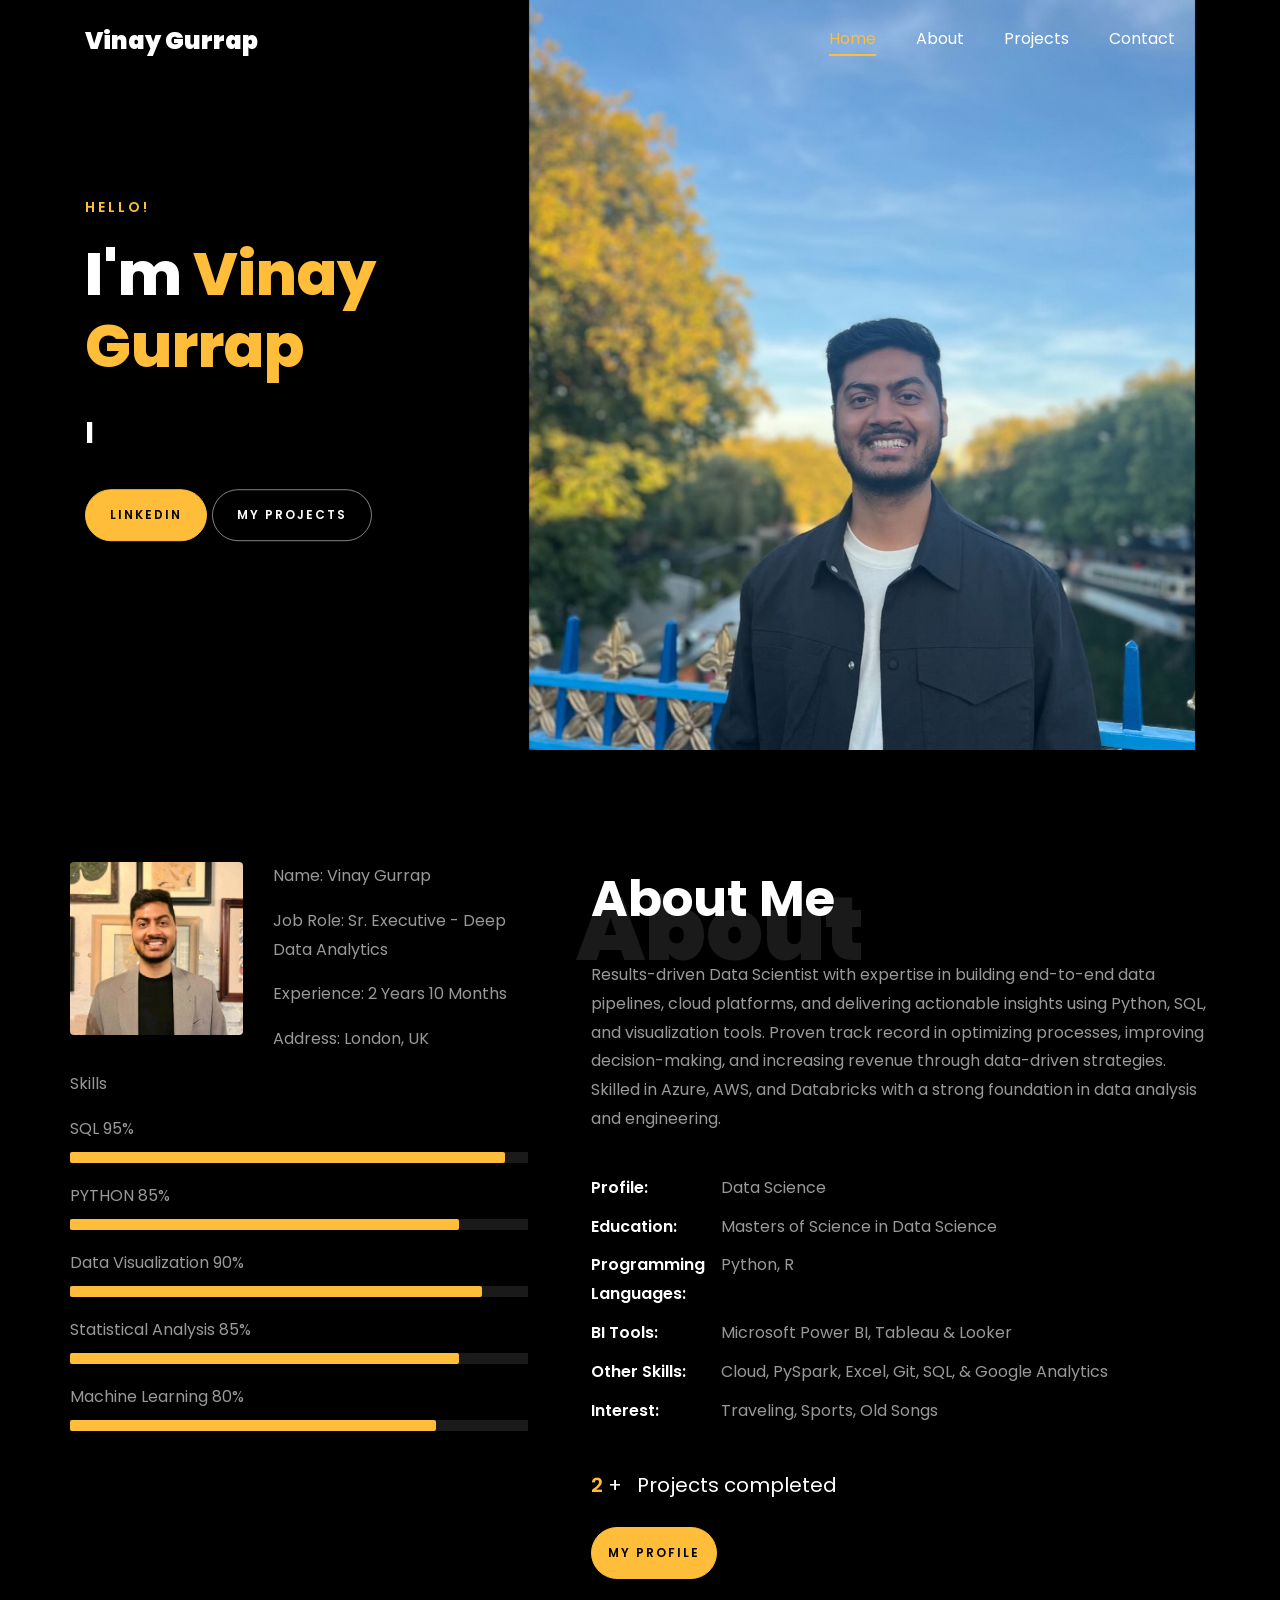
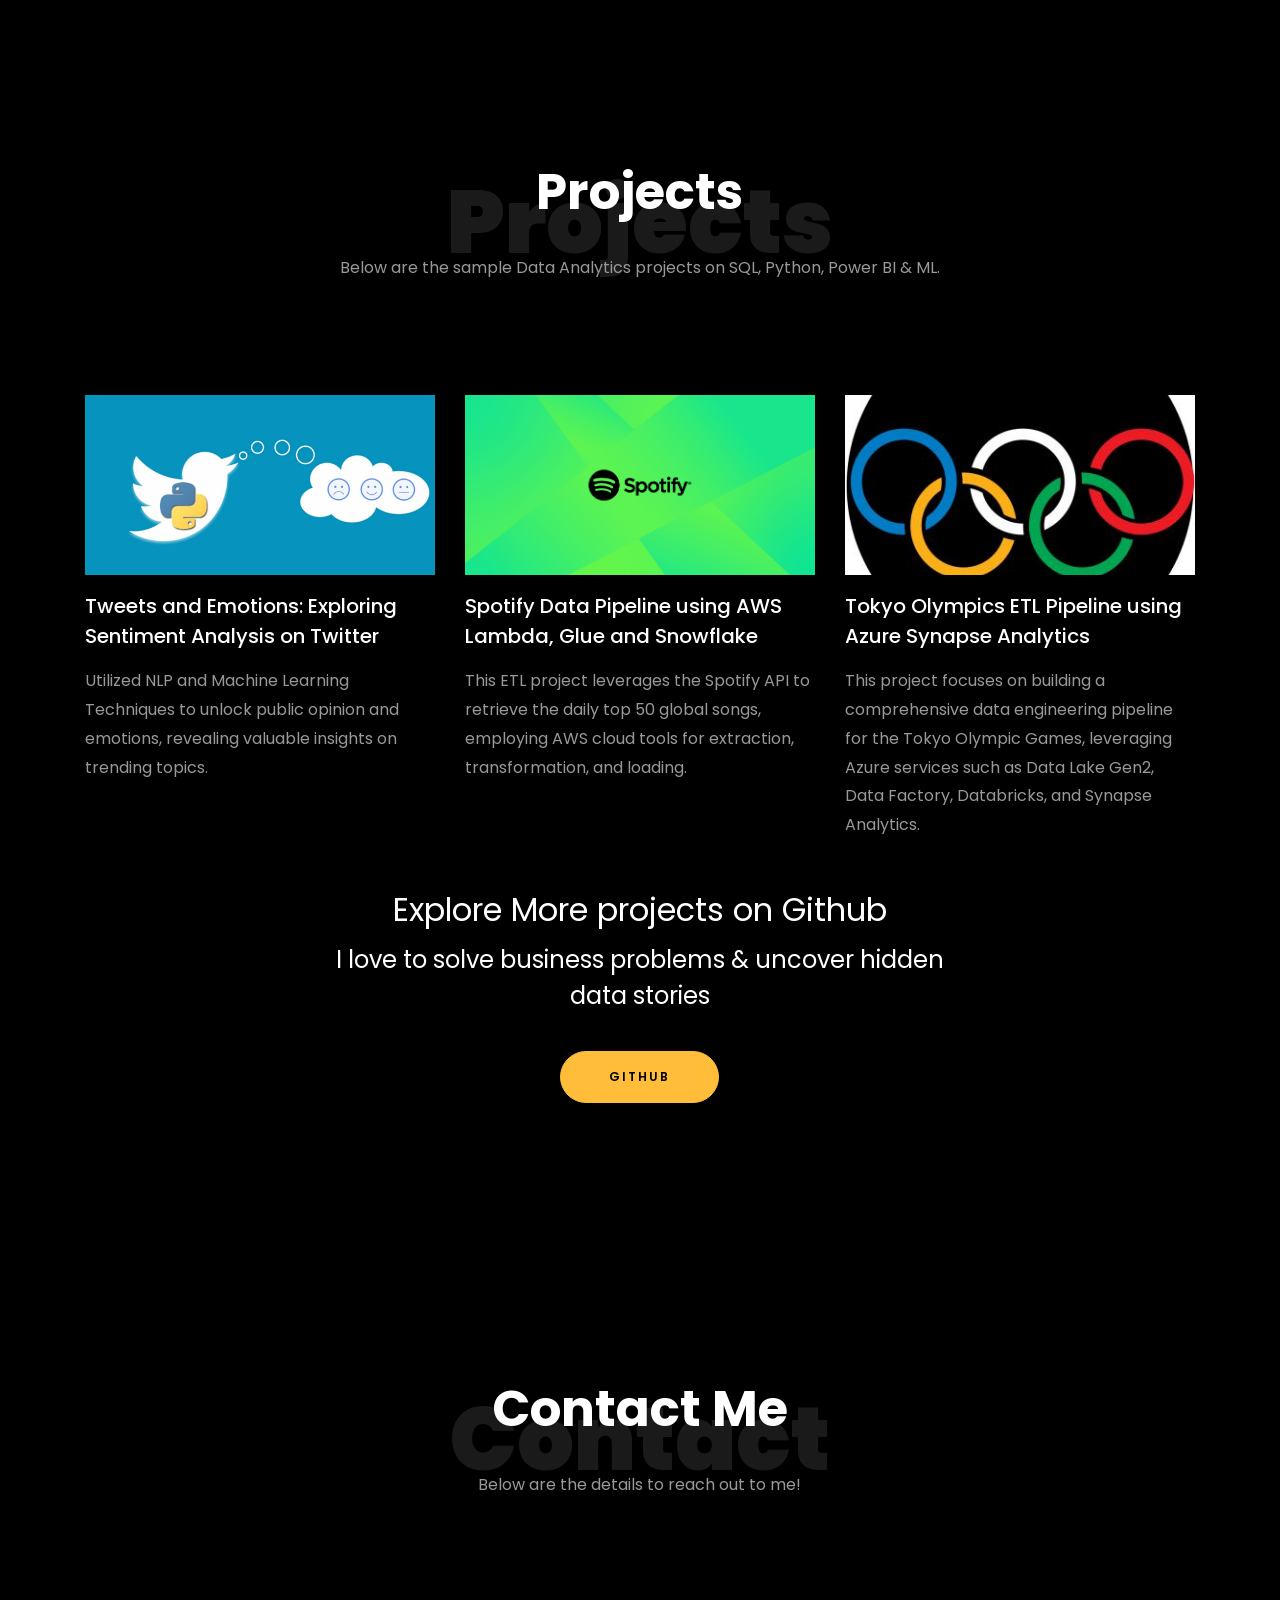
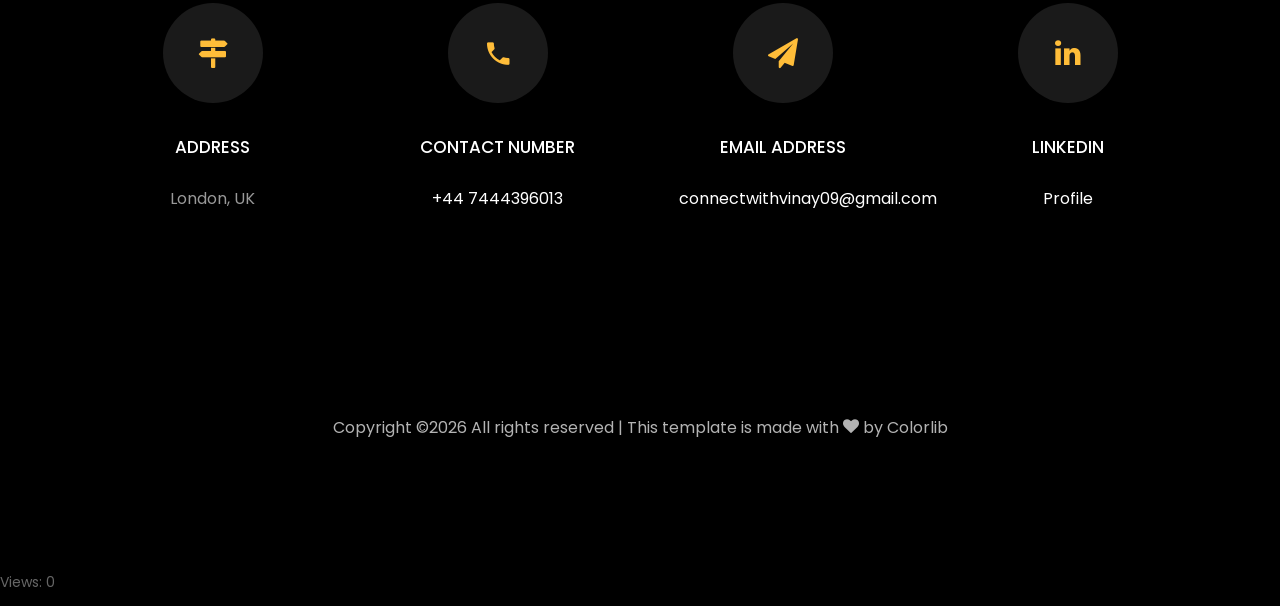
<file: index.html>
<!DOCTYPE html>
<html lang="en">
  <head>
    <title>Vinay Gurrap Portfolio</title>
    <meta charset="utf-8">
    <meta name="viewport" content="width=device-width, initial-scale=1, shrink-to-fit=no">
    
    <link href="https://fonts.googleapis.com/css?family=Poppins:100,200,300,400,500,600,700,800,900" rel="stylesheet">

    <link rel="stylesheet" href="css/open-iconic-bootstrap.min.css">
    <link rel="stylesheet" href="css/animate.css">
    
    <link rel="stylesheet" href="css/owl.carousel.min.css">
    <link rel="stylesheet" href="css/owl.theme.default.min.css">
    <link rel="stylesheet" href="css/magnific-popup.css">

    <link rel="stylesheet" href="css/aos.css">

    <link rel="stylesheet" href="css/ionicons.min.css">
    
    <link rel="stylesheet" href="css/flaticon.css">
    <link rel="stylesheet" href="css/icomoon.css">
    <link rel="stylesheet" href="css/style.css">



<style>

/*======================================
//--//-->   ABOUT
======================================*/

.about-mf .box-shadow-full {
  padding-top: 4rem;
  padding-bottom: 4rem;
}

.about-mf .about-img {
  margin-bottom: 2rem;
}

.about-mf .about-img img {
  margin-left: 10px;
}


.skill-mf .progress {
  /* background-color: #cde1f8; */
  margin: .5rem 0 1.2rem 0;
  border-radius: 0;
  height: .7rem;
}

.skill-mf .progress .progress-bar {
  height: .7rem;
  background-color: #ffbd39;
}


/* Animation styles */
#typing-animation {
  position: relative;
  font-size: 30px;
  font-weight: bold;
  color: rgb(255, 255, 255);
  overflow: hidden;
  white-space: nowrap;
  animation: typing 3s steps(20, end) infinite;
}

#typing-animation:before {
  content: "";
  /* position: absolute; */
  top: 0;
  left: 0;
  width: 0;
  height: 100%;
  background-color: #ccc;
  animation: typing-cursor 0.5s ease-in-out infinite;
}

@keyframes typing {
  from {
    width: 0;
  }
  to {
    width: 100%;
  }
}

@keyframes typing-cursor {
  from {
    width: 5px;
  }
  to {
    width: 0;
  }
}


/* project image zoom effect */

.zoom-effect {
  overflow: hidden;
  transition: transform 0.3s ease-out;
}

.zoom-effect:hover {
  transform: scale(1.1);
}


#views-counter {
  font-size: 14px;
  color: #666;
  margin-bottom: 10px;
}

</style>


  </head>
  <body data-spy="scroll" data-target=".site-navbar-target" data-offset="300">
	  
	  
    <nav class="navbar navbar-expand-lg navbar-dark ftco_navbar ftco-navbar-light site-navbar-target" id="ftco-navbar">
	    <div class="container">
	      <a class="navbar-brand" href="index.html">Vinay Gurrap</a>
	      <button class="navbar-toggler js-fh5co-nav-toggle fh5co-nav-toggle" type="button" data-toggle="collapse" data-target="#ftco-nav" aria-controls="ftco-nav" aria-expanded="false" aria-label="Toggle navigation">
	        <span class="oi oi-menu"></span> Menu
	      </button>

	      <div class="collapse navbar-collapse" id="ftco-nav">
	        <ul class="navbar-nav nav ml-auto">
	          <li class="nav-item"><a href="#home-section" class="nav-link"><span>Home</span></a></li>
	          <li class="nav-item"><a href="#about-section" class="nav-link"><span>About</span></a></li>
	          <li class="nav-item"><a href="#project-section" class="nav-link"><span>Projects</span></a></li>
	          <li class="nav-item"><a href="#contact-section" class="nav-link"><span>Contact</span></a></li>
	        </ul>
	      </div>
	    </div>
	  </nav>
	  <section id="home-section" class="hero">
		  <div class="home-slider  owl-carousel">
	       <div class="slider-item ">
	      	<div class="overlay"></div>
	         <div class="container">
	          <div class="row d-md-flex no-gutters slider-text align-items-end justify-content-end" data-scrollax-parent="true">
	          	<div class="one-third js-fullheight order-md-last img" style="background-image:url(images/Vinay\'s\ Photo.jpg);">
	          	 <div class="overlay"></div>
	          	</div>
		          <div class="one-forth d-flex  align-items-center ftco-animate" data-scrollax=" properties: { translateY: '70%' }">
		          	<div class="text">
		          		<span class="subheading">Hello!</span>
			            <h1 class="mb-4 mt-3">I'm <span>Vinay Gurrap</span></h1>

						<!-- Element to contain animated typing -->
						<span id="typing-animation"></span>

						<script>

						// Initialize the typing animation
						const typingAnimationElement = document.getElementById('typing-animation');

						// Create an array of typing text
						const typingTexts = [
						'Data Nerd  ',
						'Information Architect  ',
						'Analytics Adventurer   ',
						];

						// Create a function to display the typing animation for a given text
						function playTypingAnimation(text) {
						// Loop through each character and add it to the element
						for (let i = 0; i < text.length; i++) {
							setTimeout(() => {
							typingAnimationElement.textContent += text[i];
							}, i * 200); // Increase the delay to slow down the typing animation
						}

						// Once the animation is complete, reset the text and start over
						setTimeout(() => {
							typingAnimationElement.textContent = '';
							playTypingAnimation(typingTexts[(typingTexts.indexOf(text) + 1) % typingTexts.length]);
						}, text.length * 200);
						}

						// Start the typing animation loop
						playTypingAnimation(typingTexts[0]);

						</script>

						<br>
						<br>
			            
						<!-- <h2 class="d-flex" style="margin-bottom: 0">With over 5 years of experience</h2> -->
						<!-- <br> -->
			            <p><a href="https://www.linkedin.com/in/vinaygurrap/" class="btn btn-primary py-3 px-4">LinkedIn</a> 
							<a href="https://github.com/vinaygurrap?tab=repositories" class="btn btn-white btn-outline-white py-3 px-4">My Projects</a></p>
		            </div>
		          </div>
	        	</div>
	        </div>
	      </div>
		</div>
    </section>



    <section class="ftco-about img ftco-section ftco-no-pb" id="about-section">
    	<div class="container">
			<div class="row">
				<div class="row d-flex align-items-stretch">
				<!-- <div class="row d-flex"> -->
					<div class="col-md-6 col-lg-5 d-flex">
						<div class="img-about img d-flex align-items-stretch">
							<div class="overlay">
								<div class="row">
									<div class="col-sm-6 col-md-5">
									  <div class="about-img">
										<img src="images/1714430960420.jpeg" class="img-fluid rounded b-shadow-a" alt="">
									  </div>
									</div>
									<!-- Details next to profile image -->
									<div class="col-sm-6 col-md-7">
									  <div class="about-info">
										<p><span class="title-s">Name: </span> <span>Vinay Gurrap</span></p>
										<p><span class="title-s">Job Role: </span> <span>Sr. Executive - Deep Data Analytics</span></p>
										<p><span class="title-s">Experience: </span> <span>2 Years 10 Months</span></p>
										<p><span class="title-s">Address: </span> <span>London, UK</span></p>
									  </div>
									</div>
								  </div>

								<div class="skill-mf">
									<p class="title-s">Skills</p>
									<span>SQL</span> <span class="pull-right">95%</span>
									<div class="progress">
										<div class="progress-bar" role="progressbar" style="width: 95%;" aria-valuenow="95" aria-valuemin="0"
											aria-valuemax="100"></div>
									</div>
									
									<span>PYTHON</span> <span class="pull-right">85%</span>
									<div class="progress">
										<div class="progress-bar" role="progressbar" style="width: 85%" aria-valuenow="85" aria-valuemin="0"
											aria-valuemax="100"></div>
									</div>
									
									<span>Data Visualization</span> <span class="pull-right">90%</span>
									<div class="progress">
										<div class="progress-bar" role="progressbar" style="width: 90%" aria-valuenow="90" aria-valuemin="0"
											aria-valuemax="100"></div>
									</div>
									
									<span>Statistical Analysis</span> <span class="pull-right">85%</span>
									<div class="progress">
										<div class="progress-bar" role="progressbar" style="width: 85%" aria-valuenow="85" aria-valuemin="0"
											aria-valuemax="100"></div>
									</div>
									
									<span>Machine Learning</span> <span class="pull-right">80%</span>
									<div class="progress">
										<div class="progress-bar" role="progressbar" style="width: 80%" aria-valuenow="80" aria-valuemin="0"
											aria-valuemax="100"></div>
									</div>
								</div>
							</div>
						</div>
					</div>
					
					<div class="col-md-6 col-lg-7 pl-lg-5 pb-5">
						<div class="row justify-content-start pb-3">
							<div class="col-md-12 heading-section ftco-animate">
								
								<h1 class="big">About</h1>
								<h2 class="mb-4">About Me</h2>
								
								<p>Results-driven Data Scientist with expertise in building end-to-end data pipelines, cloud platforms, and delivering actionable insights using Python, SQL, and visualization tools.
									Proven track record in optimizing processes, improving decision-making, and increasing revenue through data-driven strategies.
									Skilled in Azure, AWS, and Databricks with a strong foundation in data analysis and engineering.</p>
								<ul class="about-info mt-4 px-md-0 px-2">
									<li class="d-flex"><span>Profile:</span> <span>Data Science</span></li>
									<li class="d-flex"><span>Education:</span> <span>Masters of Science in Data Science</span></li>
									<li class="d-flex"><span>Programming Languages:</span> <span>Python, R</span></li>
									<li class="d-flex"><span>BI Tools:</span> <span>Microsoft Power BI, Tableau &amp; Looker</span></li>
									<li class="d-flex"><span>Other Skills:</span> <span>Cloud, PySpark, Excel, Git, SQL,  &amp; Google Analytics</span></li>
									<li class="d-flex"><span>Interest:</span> <span>Traveling, Sports, Old Songs</span></li>
									
								</ul>
							</div>
						</div>


						<div class="counter-wrap ftco-animate d-flex mt-md-3">
							<div class="text">
								<p class="mb-4">
									<span class="number" data-number="10">0</span> <span>+</span>
									<span>&nbsp; Projects completed</span>
								</p>
								<p><a href="https://www.linkedin.com/in/vinaygurrap/" class="btn btn-primary py-3 px-3">My Profile</a></p>
							</div>
						</div>
					</div>
				</div>
			</div>
		</div>
    </section>



    <section class="ftco-section" id="project-section">
      <div class="container">
        <div class="row justify-content-center mb-5 pb-5">
          <div class="col-md-7 heading-section text-center ftco-animate">
            <h1 class="big big-2">Projects</h1>
            <h2 class="mb-4">Projects</h2>
            <p>Below are the sample Data Analytics projects on SQL, Python, Power BI & ML.</p>
          </div>
        </div>
        <div class="row d-flex">
          <div class="col-md-4 d-flex ftco-animate">
          	<div class="blog-entry justify-content-end">
              <a href="https://github.com/vinaygurrap/Twitter-Sentiment-Analysis" class="block-20 zoom-effect" style="background-image: url('images/Twitter\ Sentiment\ Analysis.jpg');">
              </a>
              <div class="text mt-3 float-right d-block">

                <h3 class="heading"><a href="https://github.com/vinaygurrap/Twitter-Sentiment-Analysis">Tweets and Emotions: Exploring Sentiment Analysis on Twitter</a></h3>
                <p>Utilized NLP and Machine Learning Techniques to unlock public opinion and emotions, revealing valuable insights on trending topics.</p>
              </div>
            </div>
          </div>
          <div class="col-md-4 d-flex ftco-animate">
          	<div class="blog-entry justify-content-end">
              <a href="https://github.com/vinaygurrap/Spotify-Data-Pipeline-using-AWS-Lambda-AWS-Glue-and-Snowflake" class="block-20 zoom-effect" style="background-image: url('images/Spotify.png');">
              </a>
              <div class="text mt-3 float-right d-block">

                <h3 class="heading"><a href="https://github.com/vinaygurrap/Spotify-Data-Pipeline-using-AWS-Lambda-AWS-Glue-and-Snowflake">Spotify Data Pipeline using AWS Lambda, Glue and Snowflake</a></h3>
                <p>This ETL project leverages the Spotify API to retrieve the daily top 50 global songs, employing AWS cloud tools for extraction, transformation, and loading.</p>
              </div>
            </div>
          </div>
          <div class="col-md-4 d-flex ftco-animate">
          	<div class="blog-entry">
              <a href="https://github.com/vinaygurrap/Tokyo-Olympics-ETL-Pipeline" class="block-20 zoom-effect" style="background-image: url('images/Olympics.jpg');">
              </a>
              <div class="text mt-3 float-right d-block">

                <h3 class="heading"><a href="https://github.com/vinaygurrap/Tokyo-Olympics-ETL-Pipeline">Tokyo Olympics ETL Pipeline using Azure Synapse Analytics</a></h3>
                <p>This project focuses on building a comprehensive data engineering pipeline for the Tokyo Olympic Games, leveraging Azure services such as Data Lake Gen2, Data Factory, Databricks, and Synapse Analytics.</p>
              </div>
            </div>
          </div>
        </div>

			<!-- <div class="container"> -->
				<div class="row justify-content-center">
					<div class="col-md-7 ftco-animate text-center">
						<h2>Explore More projects on<span> Github  </span> </h2>
						<div class="heading"> <h4> I love to solve business problems &amp; uncover hidden data stories </h4>
						<br>
						<p><a href="https://github.com/vinaygurrap?tab=repositories" class="btn btn-primary py-3 px-5">GitHub</a></p>
						</div>
					</div>
				</div>
	<br>
    </section>


    <section class="ftco-section contact-section ftco-no-pb" id="contact-section">
      <div class="container">
      	<div class="row justify-content-center mb-5 pb-3">
          <div class="col-md-7 heading-section text-center ftco-animate">
            <h1 class="big big-2">Contact</h1>
            <h2 class="mb-4">Contact Me</h2>
            <p>Below are the details to reach out to me!</p>
          </div>
        </div>

        <div class="row d-flex contact-info mb-5">
          <div class="col-md-6 col-lg-3 d-flex ftco-animate">
          	<div class="align-self-stretch box p-4 text-center">
          		<div class="icon d-flex align-items-center justify-content-center">
          			<span class="icon-map-signs"></span>
          		</div>
          		<h3 class="mb-4">Address</h3>
	            <p>London, UK</p>
	          </div>
          </div>
          <div class="col-md-6 col-lg-3 d-flex ftco-animate">
          	<div class="align-self-stretch box p-4 text-center">
          		<div class="icon d-flex align-items-center justify-content-center">
          			<span class="icon-phone2"></span>
          		</div>
          		<h3 class="mb-4">Contact Number</h3>
	            <p><a href="tel://0101010101">+44 7444396013</a></p>
	          </div>
          </div>
          <div class="col-md-6 col-lg-3 d-flex ftco-animate">
          	<div class="align-self-stretch box p-4 text-center">
          		<div class="icon d-flex align-items-center justify-content-center">
          			<span class="icon-paper-plane"></span>
          		</div>
          		<h3 class="mb-4">Email Address</h3>
	            <p><a href="mailto:info@yoursite.com">connectwithvinay09@gmail.com</a></p>
	          </div>
          </div>
          <div class="col-md-6 col-lg-3 d-flex ftco-animate">
          	<div class="align-self-stretch box p-4 text-center">
          		<div class="icon d-flex align-items-center justify-content-center">
          			<span class="icon-linkedin"></span>
          		</div>
          		<h3 class="mb-4">LinkedIn</h3>
	            <p><a href="https://www.linkedin.com/in/vinaygurrap/">Profile</a></p>
	          </div>
          </div>
		   </div>
   </div>
 </section>


 
	
    <footer class="ftco-footer ftco-section">
		<div class="container">
		  <div class="row">
			<div class="col-md-12 text-center">
  
			  <p><!-- Link back to Colorlib can't be removed. Template is licensed under CC BY 3.0. -->
	Copyright &copy;<script>document.write(new Date().getFullYear());</script> All rights reserved | This template is made with <i class="icon-heart color-danger" aria-hidden="true"></i> by <a href="https://colorlib.com" target="_blank">Colorlib</a>
	<!-- Link back to Colorlib can't be removed. Template is licensed under CC BY 3.0. --></p>
			</div>
		  </div>
		</div>
	  </footer>


  <!-- loader -->
  <div id="ftco-loader" class="show fullscreen"><svg class="circular" width="48px" height="48px"><circle class="path-bg" cx="24" cy="24" r="22" fill="none" stroke-width="4" stroke="#eeeeee"/><circle class="path" cx="24" cy="24" r="22" fill="none" stroke-width="4" stroke-miterlimit="10" stroke="#F96D00"/></svg></div>
  <div id="views-counter">
	Views: <span id="view-count">0</span>
  </div>
  


  <script src="js/jquery.min.js"></script>
  <script src="js/jquery-migrate-3.0.1.min.js"></script>
  <script src="js/popper.min.js"></script>
  <script src="js/bootstrap.min.js"></script>
  <script src="js/jquery.easing.1.3.js"></script>
  <script src="js/jquery.waypoints.min.js"></script>
  <script src="js/jquery.stellar.min.js"></script>
  <script src="js/owl.carousel.min.js"></script>
  <script src="js/jquery.magnific-popup.min.js"></script>
  <script src="js/aos.js"></script>
  <script src="js/jquery.animateNumber.min.js"></script>
  <script src="js/scrollax.min.js"></script>
  <script src="js/views.js"></script>
  
  <script src="js/main.js"></script>
    
  </body>
</html>
</file>
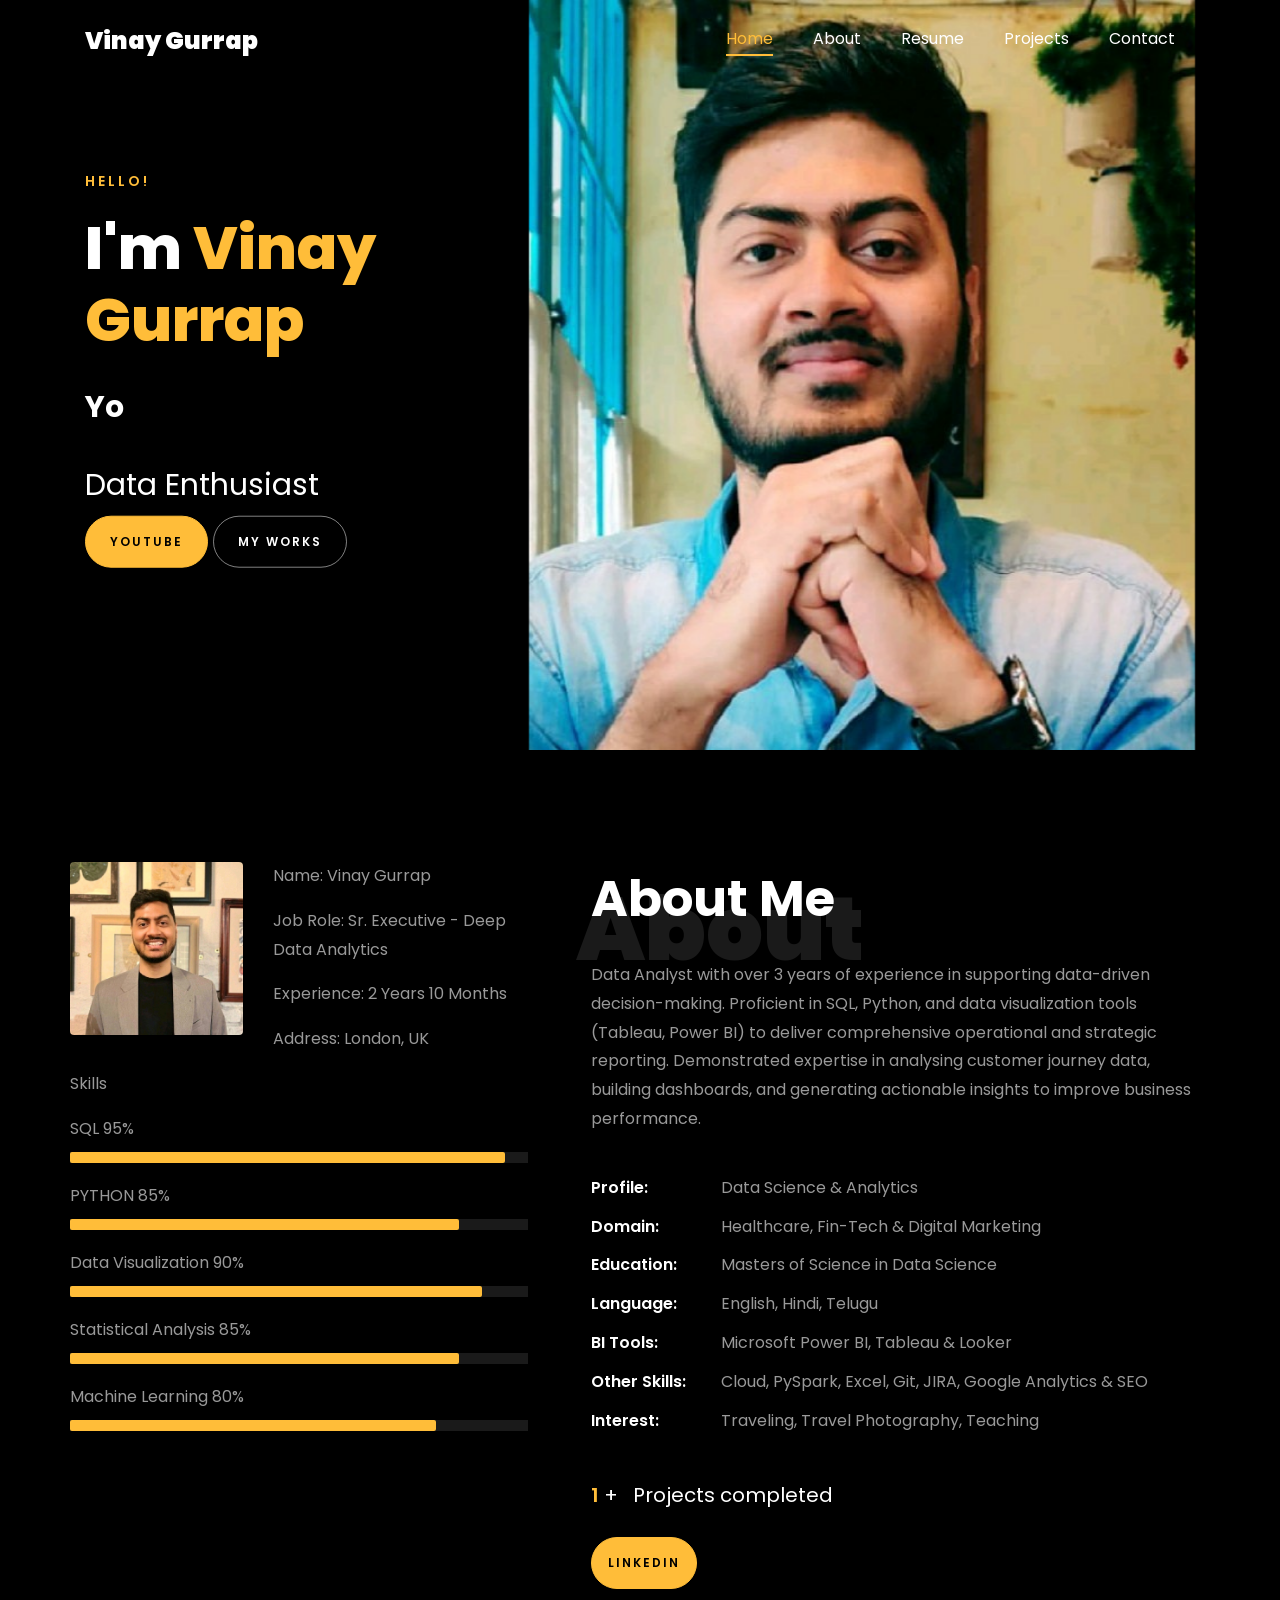
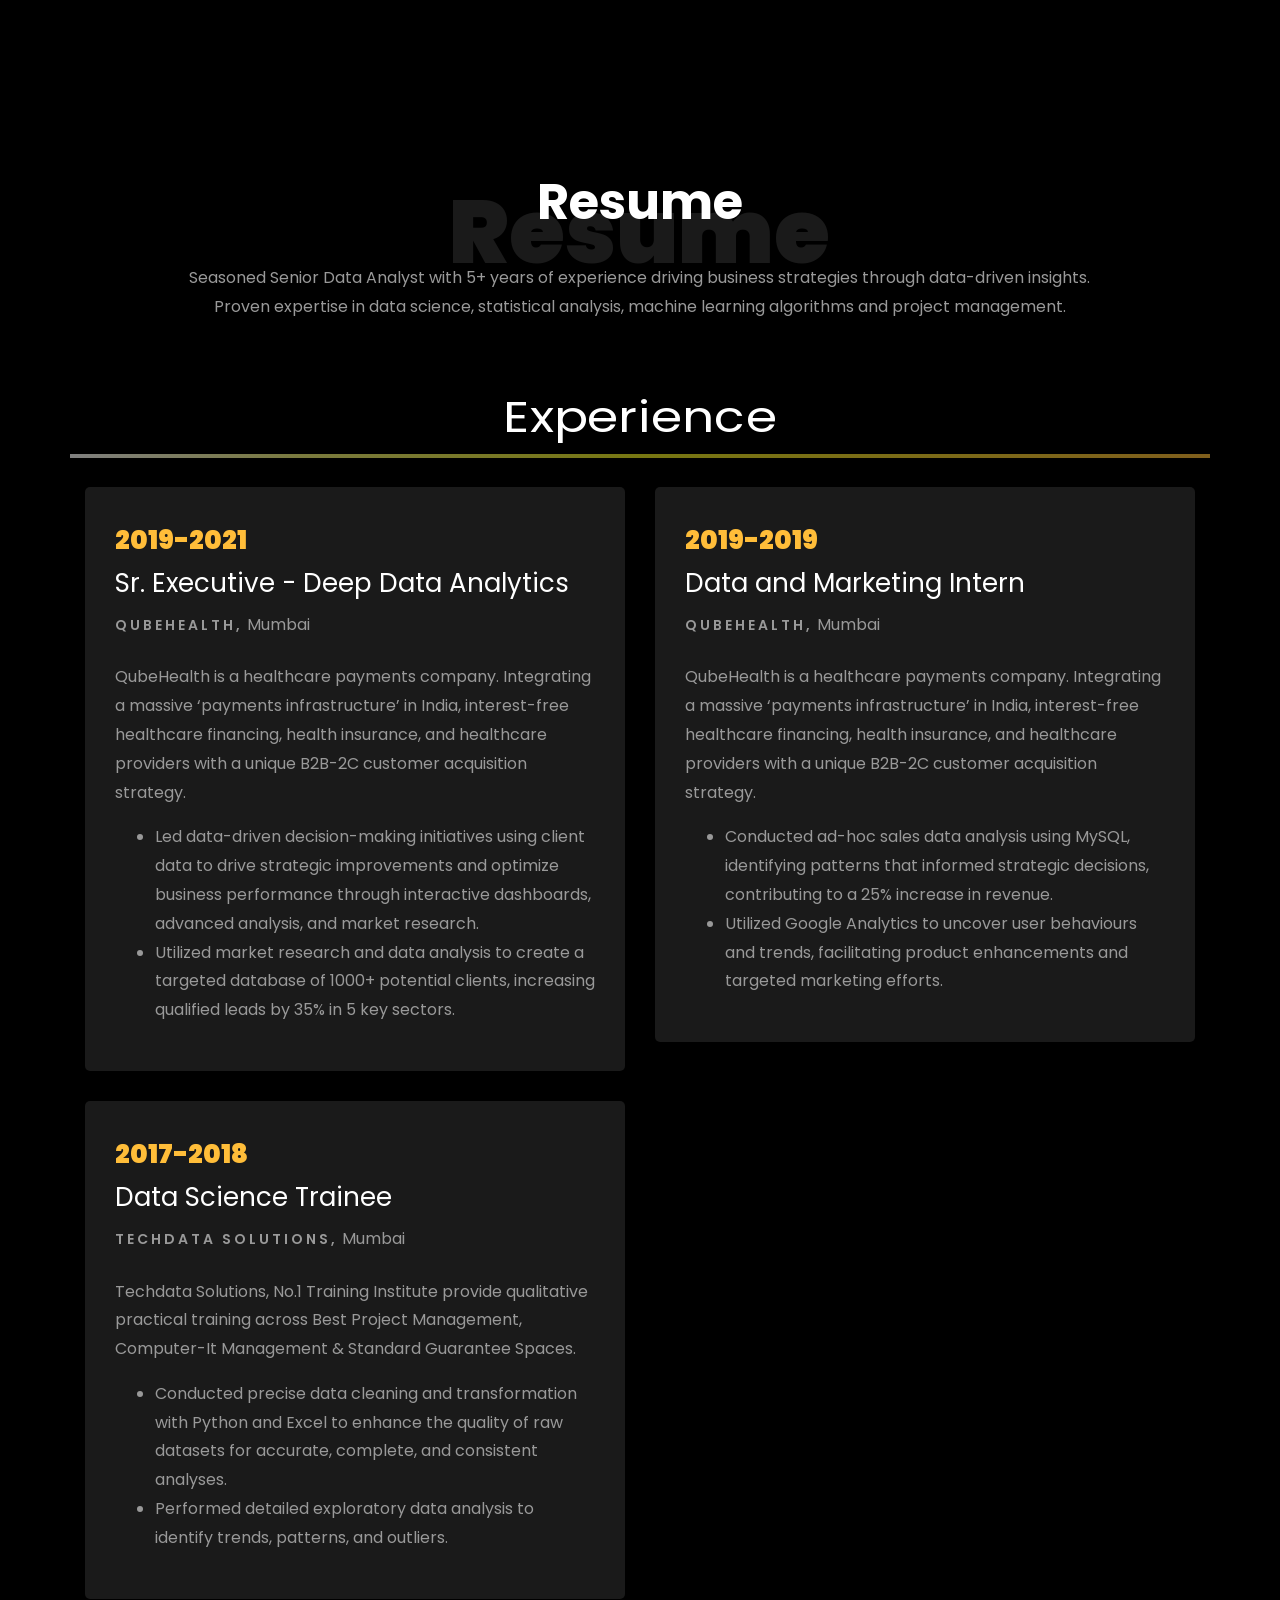
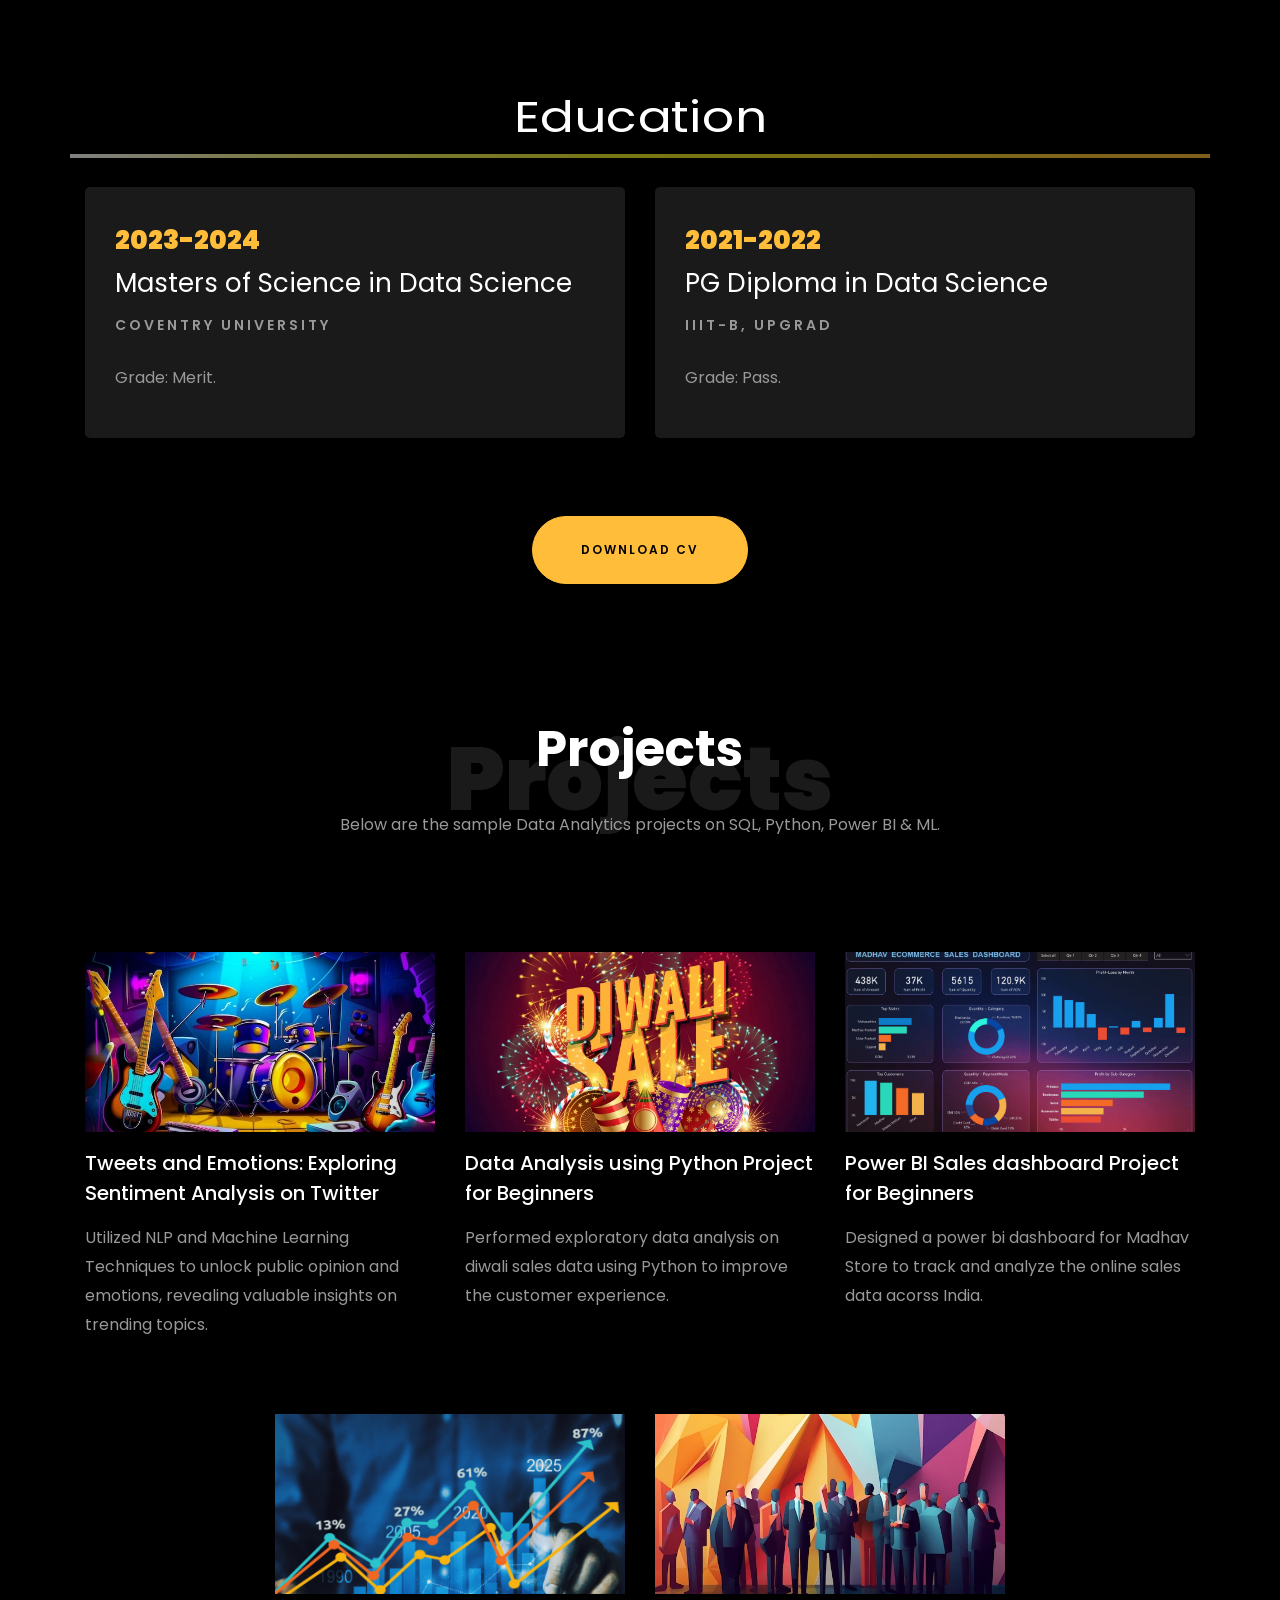
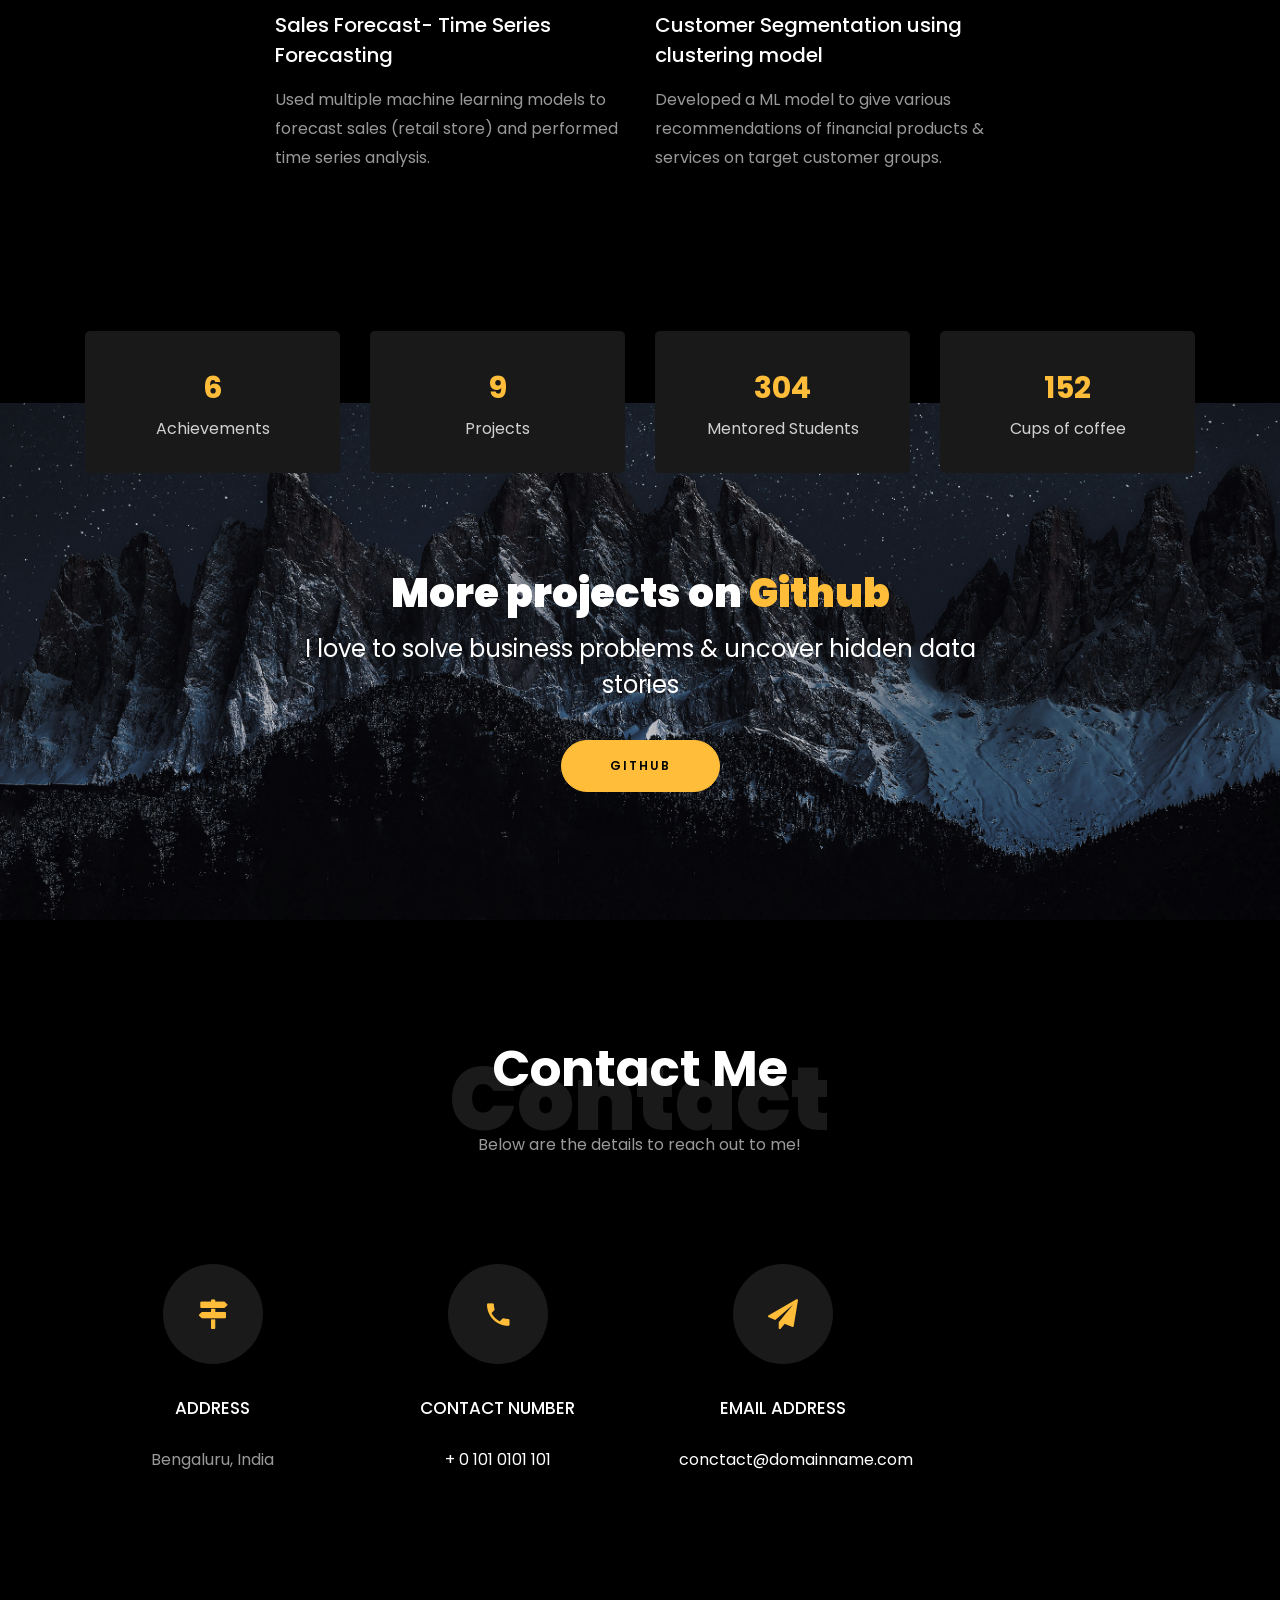
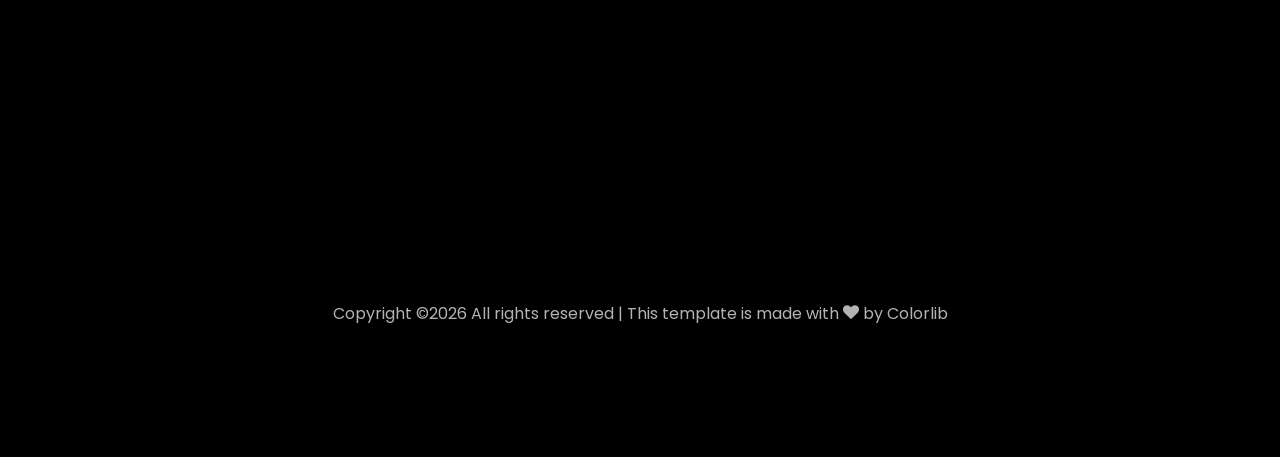
<file: Portfolio-Website-Template-main/index.html>
<!DOCTYPE html>
<html lang="en">
  <head>
    <title>Vinay Gurrap Portfolio</title>
    <meta charset="utf-8">
    <meta name="viewport" content="width=device-width, initial-scale=1, shrink-to-fit=no">
    
    <link href="https://fonts.googleapis.com/css?family=Poppins:100,200,300,400,500,600,700,800,900" rel="stylesheet">

    <link rel="stylesheet" href="css/open-iconic-bootstrap.min.css">
    <link rel="stylesheet" href="css/animate.css">
    
    <link rel="stylesheet" href="css/owl.carousel.min.css">
    <link rel="stylesheet" href="css/owl.theme.default.min.css">
    <link rel="stylesheet" href="css/magnific-popup.css">

    <link rel="stylesheet" href="css/aos.css">

    <link rel="stylesheet" href="css/ionicons.min.css">
    
    <link rel="stylesheet" href="css/flaticon.css">
    <link rel="stylesheet" href="css/icomoon.css">
    <link rel="stylesheet" href="css/style.css">



<style>

/*======================================
//--//-->   ABOUT
======================================*/

.about-mf .box-shadow-full {
  padding-top: 4rem;
  padding-bottom: 4rem;
}

.about-mf .about-img {
  margin-bottom: 2rem;
}

.about-mf .about-img img {
  margin-left: 10px;
}


.skill-mf .progress {
  /* background-color: #cde1f8; */
  margin: .5rem 0 1.2rem 0;
  border-radius: 0;
  height: .7rem;
}

.skill-mf .progress .progress-bar {
  height: .7rem;
  background-color: #ffbd39;
}


/* Animation styles */
#typing-animation {
  position: relative;
  font-size: 30px;
  font-weight: bold;
  color: rgb(255, 255, 255);
  overflow: hidden;
  white-space: nowrap;
  animation: typing 3s steps(20, end) infinite;
}

#typing-animation:before {
  content: "";
  /* position: absolute; */
  top: 0;
  left: 0;
  width: 0;
  height: 100%;
  background-color: #ccc;
  animation: typing-cursor 0.5s ease-in-out infinite;
}

@keyframes typing {
  from {
    width: 0;
  }
  to {
    width: 100%;
  }
}

@keyframes typing-cursor {
  from {
    width: 5px;
  }
  to {
    width: 0;
  }
}


/* project image zoom effect */

.zoom-effect {
  overflow: hidden;
  transition: transform 0.3s ease-out;
}

.zoom-effect:hover {
  transform: scale(1.1);
}


</style>


  </head>
  <body data-spy="scroll" data-target=".site-navbar-target" data-offset="300">
	  
	  
    <nav class="navbar navbar-expand-lg navbar-dark ftco_navbar ftco-navbar-light site-navbar-target" id="ftco-navbar">
	    <div class="container">
	      <a class="navbar-brand" href="index.html">Vinay Gurrap</a>
	      <button class="navbar-toggler js-fh5co-nav-toggle fh5co-nav-toggle" type="button" data-toggle="collapse" data-target="#ftco-nav" aria-controls="ftco-nav" aria-expanded="false" aria-label="Toggle navigation">
	        <span class="oi oi-menu"></span> Menu
	      </button>

	      <div class="collapse navbar-collapse" id="ftco-nav">
	        <ul class="navbar-nav nav ml-auto">
	          <li class="nav-item"><a href="#home-section" class="nav-link"><span>Home</span></a></li>
	          <li class="nav-item"><a href="#about-section" class="nav-link"><span>About</span></a></li>
	          <li class="nav-item"><a href="#resume-section" class="nav-link"><span>Resume</span></a></li>
	          <li class="nav-item"><a href="#project-section" class="nav-link"><span>Projects</span></a></li>
	          <li class="nav-item"><a href="#contact-section" class="nav-link"><span>Contact</span></a></li>
	        </ul>
	      </div>
	    </div>
	  </nav>
	  <section id="home-section" class="hero">
		  <div class="home-slider  owl-carousel">
	       <div class="slider-item ">
	      	<div class="overlay"></div>
	         <div class="container">
	          <div class="row d-md-flex no-gutters slider-text align-items-end justify-content-end" data-scrollax-parent="true">
	          	<div class="one-third js-fullheight order-md-last img" style="background-image:url(images/1645691252336.jpeg);">
	          	 <div class="overlay"></div>
	          	</div>
		          <div class="one-forth d-flex  align-items-center ftco-animate" data-scrollax=" properties: { translateY: '70%' }">
		          	<div class="text">
		          		<span class="subheading">Hello!</span>
			            <h1 class="mb-4 mt-3">I'm <span>Vinay Gurrap</span></h1>

						<!-- Element to contain animated typing -->
						<span id="typing-animation"></span>

						<script>

						// Initialize the typing animation
						const typingAnimationElement = document.getElementById('typing-animation');

						// Create an array of typing text
						const typingTexts = [
						'Data Nerd  ',
						'YouTuber  ',
						'Teacher   ',
						];

						// Create a function to display the typing animation for a given text
						function playTypingAnimation(text) {
						// Loop through each character and add it to the element
						for (let i = 0; i < text.length; i++) {
							setTimeout(() => {
							typingAnimationElement.textContent += text[i];
							}, i * 200); // Increase the delay to slow down the typing animation
						}

						// Once the animation is complete, reset the text and start over
						setTimeout(() => {
							typingAnimationElement.textContent = '';
							playTypingAnimation(typingTexts[(typingTexts.indexOf(text) + 1) % typingTexts.length]);
						}, text.length * 200);
						}

						// Start the typing animation loop
						playTypingAnimation(typingTexts[0]);

						</script>

						<br>
						<br>
			            <h2>Data Enthusiast</h2>
						<!-- <h2 class="d-flex" style="margin-bottom: 0">With over 5 years of experience</h2> -->
						<!-- <br> -->
			            <p><a href="https://www.youtube.com/@RishabhMishraOfficial" class="btn btn-primary py-3 px-4">YouTube</a> 
							<a href="https://github.com/DragonVG" class="btn btn-white btn-outline-white py-3 px-4">My works</a></p>
		            </div>
		          </div>
	        	</div>
	        </div>
	      </div>
		</div>
    </section>



    <section class="ftco-about img ftco-section ftco-no-pb" id="about-section">
    	<div class="container">
			<div class="row">
				<div class="row d-flex align-items-stretch">
				<!-- <div class="row d-flex"> -->
					<div class="col-md-6 col-lg-5 d-flex">
						<div class="img-about img d-flex align-items-stretch">
							<div class="overlay">
								<div class="row">
									<div class="col-sm-6 col-md-5">
									  <div class="about-img">
										<img src="images/1714430960420.jpeg" class="img-fluid rounded b-shadow-a" alt="">
									  </div>
									</div>
									<!-- Details next to profile image -->
									<div class="col-sm-6 col-md-7">
									  <div class="about-info">
										<p><span class="title-s">Name: </span> <span>Vinay Gurrap</span></p>
										<p><span class="title-s">Job Role: </span> <span>Sr. Executive - Deep Data Analytics</span></p>
										<p><span class="title-s">Experience: </span> <span>2 Years 10 Months</span></p>
										<p><span class="title-s">Address: </span> <span>London, UK</span></p>
									  </div>
									</div>
								  </div>

								<div class="skill-mf">
									<p class="title-s">Skills</p>
									<span>SQL</span> <span class="pull-right">95%</span>
									<div class="progress">
										<div class="progress-bar" role="progressbar" style="width: 95%;" aria-valuenow="95" aria-valuemin="0"
											aria-valuemax="100"></div>
									</div>
									
									<span>PYTHON</span> <span class="pull-right">85%</span>
									<div class="progress">
										<div class="progress-bar" role="progressbar" style="width: 85%" aria-valuenow="85" aria-valuemin="0"
											aria-valuemax="100"></div>
									</div>
									
									<span>Data Visualization</span> <span class="pull-right">90%</span>
									<div class="progress">
										<div class="progress-bar" role="progressbar" style="width: 90%" aria-valuenow="90" aria-valuemin="0"
											aria-valuemax="100"></div>
									</div>
									
									<span>Statistical Analysis</span> <span class="pull-right">85%</span>
									<div class="progress">
										<div class="progress-bar" role="progressbar" style="width: 85%" aria-valuenow="85" aria-valuemin="0"
											aria-valuemax="100"></div>
									</div>
									
									<span>Machine Learning</span> <span class="pull-right">80%</span>
									<div class="progress">
										<div class="progress-bar" role="progressbar" style="width: 80%" aria-valuenow="80" aria-valuemin="0"
											aria-valuemax="100"></div>
									</div>
								</div>
							</div>
						</div>
					</div>
					
					<div class="col-md-6 col-lg-7 pl-lg-5 pb-5">
						<div class="row justify-content-start pb-3">
							<div class="col-md-12 heading-section ftco-animate">
								
								<h1 class="big">About</h1>
								<h2 class="mb-4">About Me</h2>
								
								<p>Data Analyst with over 3 years of experience in supporting data-driven decision-making. 
									Proficient in SQL, Python, and data visualization tools (Tableau, Power BI) to deliver comprehensive operational and strategic reporting. 
									Demonstrated expertise in analysing customer journey data, building dashboards, and generating actionable insights to improve business performance.</p>
								<ul class="about-info mt-4 px-md-0 px-2">
									<li class="d-flex"><span>Profile:</span> <span>Data Science &amp; Analytics</span></li>
									<li class="d-flex"><span>Domain:</span> <span>Healthcare, Fin-Tech &amp; Digital Marketing</span></li>
									<li class="d-flex"><span>Education:</span> <span>Masters of Science in Data Science</span></li>
									<li class="d-flex"><span>Language:</span> <span>English, Hindi, Telugu</span></li>
									<li class="d-flex"><span>BI Tools:</span> <span>Microsoft Power BI, Tableau &amp; Looker</span></li>
									<li class="d-flex"><span>Other Skills:</span> <span>Cloud, PySpark, Excel, Git, JIRA, Google Analytics &amp; SEO</span></li>
									<li class="d-flex"><span>Interest:</span> <span>Traveling, Travel Photography, Teaching</span></li>
									
								</ul>
							</div>
						</div>


						<div class="counter-wrap ftco-animate d-flex mt-md-3">
							<div class="text">
								<p class="mb-4">
									<span class="number" data-number="5">0</span> <span>+</span>
									<span>&nbsp; Projects completed</span>
								</p>
								<p><a href="https://www.linkedin.com/in/vinaygurrap/" class="btn btn-primary py-3 px-3">LinkedIn</a></p>
							</div>
						</div>
					</div>
				</div>
			</div>
		</div>
    </section>



	
    <section class="ftco-section ftco-no-pb" id="resume-section">
    	<div class="container">
    		<div class="row justify-content-center pb-5">
          <div class="col-md-10 heading-section text-center ftco-animate">
          	<h1 class="big big-2">Resume</h1>
            <h2 class="mb-4">Resume</h2>
            <p>Seasoned Senior Data Analyst with 5+ years of experience driving business strategies through data-driven insights. Proven expertise in data science, statistical analysis, machine learning algorithms and project management.</p>
          </div>
        </div>

		<div class="row">
			<h1 class="big-4">Experience</h1>
			<div class="underline"></div>
		</div>
		<br>
		
		<div class="row">
				<div class="col-md-6">
					<div class="resume-wrap ftco-animate">
						<span class="date">2019-2021</span>
						<h2>Sr. Executive - Deep Data Analytics</h2>
						<span class="position">QubeHealth,</span>
						<span class="mt-4">Mumbai</span>
						<p class="mt-4">QubeHealth is a healthcare payments company. Integrating a massive ‘payments infrastructure’ in India, interest-free healthcare financing, health insurance, and healthcare providers with a unique B2B-2C customer acquisition strategy. 
							<ul>
								<li>Led data-driven decision-making initiatives using client data to drive strategic improvements and optimize business performance through interactive dashboards, advanced analysis, and market research.</li>
								<li>Utilized market research and data analysis to create a targeted database of 1000+ potential clients, increasing qualified leads by 35% in 5 key sectors.</li>
							</ul>
						</p>
					</div>

				</div>

				<div class="col-md-6">
					<div class="resume-wrap ftco-animate">
						<span class="date">2019-2019</span>
						<h2>Data and Marketing Intern</h2>
						<span class="position">QubeHealth,</span>
						<span class="mt-4">Mumbai</span>
						<p class="mt-4">QubeHealth is a healthcare payments company. Integrating a massive ‘payments infrastructure’ in India, interest-free healthcare financing, health insurance, and healthcare providers with a unique B2B-2C customer acquisition strategy. 
							<ul>
								<li>Conducted ad-hoc sales data analysis using MySQL, identifying patterns that informed strategic decisions, contributing to a 25% increase in revenue.</li>
								<li>Utilized Google Analytics to uncover user behaviours and trends, facilitating product enhancements and targeted marketing efforts.</li>
							</ul>
						</p>
					</div>

				</div>

				<div class="col-md-6">
					<div class="resume-wrap ftco-animate">
						<span class="date">2017-2018</span>
						<h2>Data Science Trainee</h2>
						<span class="position">TechData Solutions,</span>
						<span class="mt-4">Mumbai</span>
						<p class="mt-4">Techdata Solutions, No.1 Training Institute provide qualitative practical training across Best Project Management, Computer-It Management & Standard Guarantee Spaces. 
							<ul>
								<li>Conducted precise data cleaning and transformation with Python and Excel to enhance the quality of raw datasets for accurate, complete, and consistent analyses.</li>
								<li>Performed detailed exploratory data analysis to identify trends, patterns, and outliers.</li>
							</ul>
						</p>
					</div>

				</div>

			</div>

		<br>
		<br>

		<div class="row">
			<h1 class="big-4">Education</h1>
			<div class="underline"></div>
		</div>
		<br>
		
			<div class="row">
    			<div class="col-md-6">
    				<div class="resume-wrap ftco-animate">
    					<span class="date">2023-2024</span>
    					<h2>Masters of Science in Data Science</h2>
    					<span class="position">Coventry University</span>
    					<p class="mt-4">Grade: Merit.</p>
    				</div>
    			</div>

    			<div class="col-md-6">
    				<div class="resume-wrap ftco-animate">
    					<span class="date">2021-2022</span>
    					<h2>PG Diploma in Data Science</h2>
    					<span class="position">IIIT-B, UpGrad</span>
    					<p class="mt-4">Grade: Pass.</p>
    				</div>
				</div>
    		</div>

    		<div class="row justify-content-center mt-5">
    			<div class="col-md-6 text-center ftco-animate">
    				<p><a href="https://drive.google.com/drive/u/0/folders/1g0J4YDMg8yIBCt5-uQNpCBx1Uui8MQqx" class="btn btn-primary py-4 px-5">Download CV</a></p>
    			</div>
    		</div>
    	</div>
    </section>

   

    <section class="ftco-section" id="project-section">
      <div class="container">
        <div class="row justify-content-center mb-5 pb-5">
          <div class="col-md-7 heading-section text-center ftco-animate">
            <h1 class="big big-2">Projects</h1>
            <h2 class="mb-4">Projects</h2>
            <p>Below are the sample Data Analytics projects on SQL, Python, Power BI & ML.</p>
          </div>
        </div>
        <div class="row d-flex">
          <div class="col-md-4 d-flex ftco-animate">
          	<div class="blog-entry justify-content-end">
              <a href="https://github.com/DragonVG/Twitter-Sentiment-Analysis/blob/main/Dissertation.ipynb" class="block-20 zoom-effect" style="background-image: url('images/proj_1.jpg');">
              </a>
              <div class="text mt-3 float-right d-block">

                <h3 class="heading"><a href="https://github.com/DragonVG/Twitter-Sentiment-Analysis/blob/main/Dissertation.ipynb">Tweets and Emotions: Exploring Sentiment Analysis on Twitter</a></h3>
                <p>Utilized NLP and Machine Learning Techniques to unlock public opinion and emotions, revealing valuable insights on trending topics.</p>
              </div>
            </div>
          </div>
          <div class="col-md-4 d-flex ftco-animate">
          	<div class="blog-entry justify-content-end">
              <a href="https://github.com/rishabhnmishra/Python_Diwali_Sales_Analysis/blob/main/Diwali_Sales_Analysis.ipynb" class="block-20 zoom-effect" style="background-image: url('images/proj_2.jpg');">
              </a>
              <div class="text mt-3 float-right d-block">

                <h3 class="heading"><a href="https://github.com/rishabhnmishra/Python_Diwali_Sales_Analysis/blob/main/Diwali_Sales_Analysis.ipynb">Data Analysis using Python Project for Beginners</a></h3>
                <p>Performed exploratory data analysis on diwali sales data using Python to improve the customer experience.</p>
              </div>
            </div>
          </div>
          <div class="col-md-4 d-flex ftco-animate">
          	<div class="blog-entry">
              <a href="https://github.com/rishabhnmishra/Madhav_Store_Analysis_PowerBI/blob/main/Madhav%20Store%20dashboard.jpg" class="block-20 zoom-effect" style="background-image: url('images/proj_3.jpg');">
              </a>
              <div class="text mt-3 float-right d-block">

                <h3 class="heading"><a href="https://github.com/rishabhnmishra/Madhav_Store_Analysis_PowerBI/blob/main/Madhav%20Store%20dashboard.jpg">Power BI Sales dashboard Project for Beginners</a></h3>
                <p>Designed a power bi dashboard for Madhav Store to track and analyze the online sales data acorss India.</p>
              </div>
            </div>
          </div>
        </div>
	<br>
		<!-- added justify-content-center to center align the last two projects -->
		<div class="row d-flex justify-content-center">  
			<div class="col-md-4 d-flex ftco-animate">
				<div class="blog-entry justify-content-end">
				<a href="https://github.com/rishabhnmishra/sales_forecasting/tree/main" class="block-20 zoom-effect" style="background-image: url('images/proj_4.jpg');">
				</a>
				<div class="text mt-3 float-right d-block">
  
				  <h3 class="heading"><a href="https://github.com/rishabhnmishra/sales_forecasting/tree/main">Sales Forecast- Time Series Forecasting</a></h3>
				  <p>Used multiple machine learning models to forecast sales (retail store) and performed time series analysis.</p>
				</div>
			  </div>
			</div>
			<div class="col-md-4 d-flex ftco-animate">
				<div class="blog-entry justify-content-end">
				<a href="https://github.com/rishabhnmishra/customer_segmentation/blob/main/Customer_Segmentation-final.ipynb" class="block-20 zoom-effect" style="background-image: url('images/proj_5.jpg');">
				</a>
				<div class="text mt-3 float-right d-block">
  
				  <h3 class="heading"><a href="https://github.com/rishabhnmishra/customer_segmentation/blob/main/Customer_Segmentation-final.ipynb">Customer Segmentation using clustering model</a></h3>
				  <p>Developed a ML model to give various recommendations of financial products &amp; services on target customer groups.</p>
				</div>
			  </div>
			</div>
		 </div>
	  </div>
    </section>

	<section class="ftco-section ftco-no-pt ftco-no-pb ftco-counter img" id="section-counter">
      <div class="container">
		<div class="row d-md-flex align-items-center">
          <div class="col-md d-flex justify-content-center counter-wrap ftco-animate">
            <div class="block-18">
              <div class="text">
                <strong class="number" data-number="20">0</strong>
                <span>Achievements</span>
              </div>
            </div>
          </div>
          <div class="col-md d-flex justify-content-center counter-wrap ftco-animate">
            <div class="block-18">
              <div class="text">
                <strong class="number" data-number="30">0</strong>
                <span>Projects</span>
              </div>
            </div>
          </div>
          <div class="col-md d-flex justify-content-center counter-wrap ftco-animate">
            <div class="block-18">
              <div class="text">
                <strong class="number" data-number="1000">0</strong>
                <span>Mentored Students</span>
              </div>
            </div>
          </div>
          <div class="col-md d-flex justify-content-center counter-wrap ftco-animate">
            <div class="block-18">
              <div class="text">
                <strong class="number" data-number="500">0</strong>
                <span>Cups of coffee</span>
              </div>
            </div>
          </div>
        </div>
      </div>
	
	  <div class="ftco-section ftco-hireme img margin-top" style="background-image: url(images/bg_1.jpg)">
			<!-- <div class="container"> -->
				<div class="row justify-content-center">
					<div class="col-md-7 ftco-animate text-center">
						<h2>More projects on<span> Github  </span> </h2>
						<div class="heading"> <h4> I love to solve business problems &amp; uncover hidden data stories </h4>
						<br>
						<p><a href="https://github.com/rishabhnmishra" class="btn btn-primary py-3 px-5">GitHub</a></p>
						</div>
					</div>
				</div>
			<!-- </div> -->
		</div>
	</section>



    <section class="ftco-section contact-section ftco-no-pb" id="contact-section">
      <div class="container">
      	<div class="row justify-content-center mb-5 pb-3">
          <div class="col-md-7 heading-section text-center ftco-animate">
            <h1 class="big big-2">Contact</h1>
            <h2 class="mb-4">Contact Me</h2>
            <p>Below are the details to reach out to me!</p>
          </div>
        </div>

        <div class="row d-flex contact-info mb-5">
          <div class="col-md-6 col-lg-3 d-flex ftco-animate">
          	<div class="align-self-stretch box p-4 text-center">
          		<div class="icon d-flex align-items-center justify-content-center">
          			<span class="icon-map-signs"></span>
          		</div>
          		<h3 class="mb-4">Address</h3>
	            <p>Bengaluru, India</p>
	          </div>
          </div>
          <div class="col-md-6 col-lg-3 d-flex ftco-animate">
          	<div class="align-self-stretch box p-4 text-center">
          		<div class="icon d-flex align-items-center justify-content-center">
          			<span class="icon-phone2"></span>
          		</div>
          		<h3 class="mb-4">Contact Number</h3>
	            <p><a href="tel://0101010101">+ 0 101 0101 101</a></p>
	          </div>
          </div>
          <div class="col-md-6 col-lg-3 d-flex ftco-animate">
          	<div class="align-self-stretch box p-4 text-center">
          		<div class="icon d-flex align-items-center justify-content-center">
          			<span class="icon-paper-plane"></span>
          		</div>
          		<h3 class="mb-4">Email Address</h3>
	            <p><a href="mailto:info@yoursite.com">conctact@domainname.com</a></p>
	          </div>
          </div>
          <div class="col-md-6 col-lg-3 d-flex ftco-animate">
          	<div class="align-self-stretch box p-4 text-center">
          		<div class="icon d-flex align-items-center justify-content-center">
          			<span class="icon-globe"></span>
          		</div>
          		<h3 class="mb-4">Download Resume</h3>
	            <p><a href="#">resumelink</a></p>
	          </div>
          </div>

		  <div class="container">
			<br>
			<br>
			<div class="row justify-content-center">
				<div class="col-md-7 ftco-animate text-center">
					<h2>Have a<span> Question?  </span> <a href="https://forms.gle/uLaTShUKXraAvHJ77" class="btn btn-primary py-3 px-5">Click Here</a> </h2>
				</div>
			</div>
				<br>
					<ul class="ftco-footer-social list-unstyled d-flex justify-content-center align-items-center mb-0">
					  <li class="ftco-animate normal-txt">Find me on  </li>
					  <li class="ftco-animate"><a href="https://www.youtube.com/@RishabhMishraOfficial"><span class="icon-youtube"></span></a></li>
					  <li class="ftco-animate"><a href="https://www.linkedin.com/in/rishabhnmishra/"><span class="icon-linkedin"></span></a></li>  
					  <li class="ftco-animate"><a href="https://twitter.com/rishabhnmishra"><span class="icon-twitter"></span></a></li>
					  <li class="ftco-animate"><a href="https://twitter.com/rishabhnmishra"><span class="icon-facebook"></span></a></li>
				      <li class="ftco-animate"><a href="https://www.instagram.com/rishabhnmishra/"><span class="icon-instagram"></span></a></li>
					</ul>
				<br>
		   </div>
   </div>
 </section>


 
	
    <footer class="ftco-footer ftco-section">
		<div class="container">
		  <div class="row">
			<div class="col-md-12 text-center">
  
			  <p><!-- Link back to Colorlib can't be removed. Template is licensed under CC BY 3.0. -->
	Copyright &copy;<script>document.write(new Date().getFullYear());</script> All rights reserved | This template is made with <i class="icon-heart color-danger" aria-hidden="true"></i> by <a href="https://colorlib.com" target="_blank">Colorlib</a>
	<!-- Link back to Colorlib can't be removed. Template is licensed under CC BY 3.0. --></p>
			</div>
		  </div>
		</div>
	  </footer>


  <!-- loader -->
  <div id="ftco-loader" class="show fullscreen"><svg class="circular" width="48px" height="48px"><circle class="path-bg" cx="24" cy="24" r="22" fill="none" stroke-width="4" stroke="#eeeeee"/><circle class="path" cx="24" cy="24" r="22" fill="none" stroke-width="4" stroke-miterlimit="10" stroke="#F96D00"/></svg></div>


  <script src="js/jquery.min.js"></script>
  <script src="js/jquery-migrate-3.0.1.min.js"></script>
  <script src="js/popper.min.js"></script>
  <script src="js/bootstrap.min.js"></script>
  <script src="js/jquery.easing.1.3.js"></script>
  <script src="js/jquery.waypoints.min.js"></script>
  <script src="js/jquery.stellar.min.js"></script>
  <script src="js/owl.carousel.min.js"></script>
  <script src="js/jquery.magnific-popup.min.js"></script>
  <script src="js/aos.js"></script>
  <script src="js/jquery.animateNumber.min.js"></script>
  <script src="js/scrollax.min.js"></script>
  
  <script src="js/main.js"></script>
    
  </body>
</html>
</file>
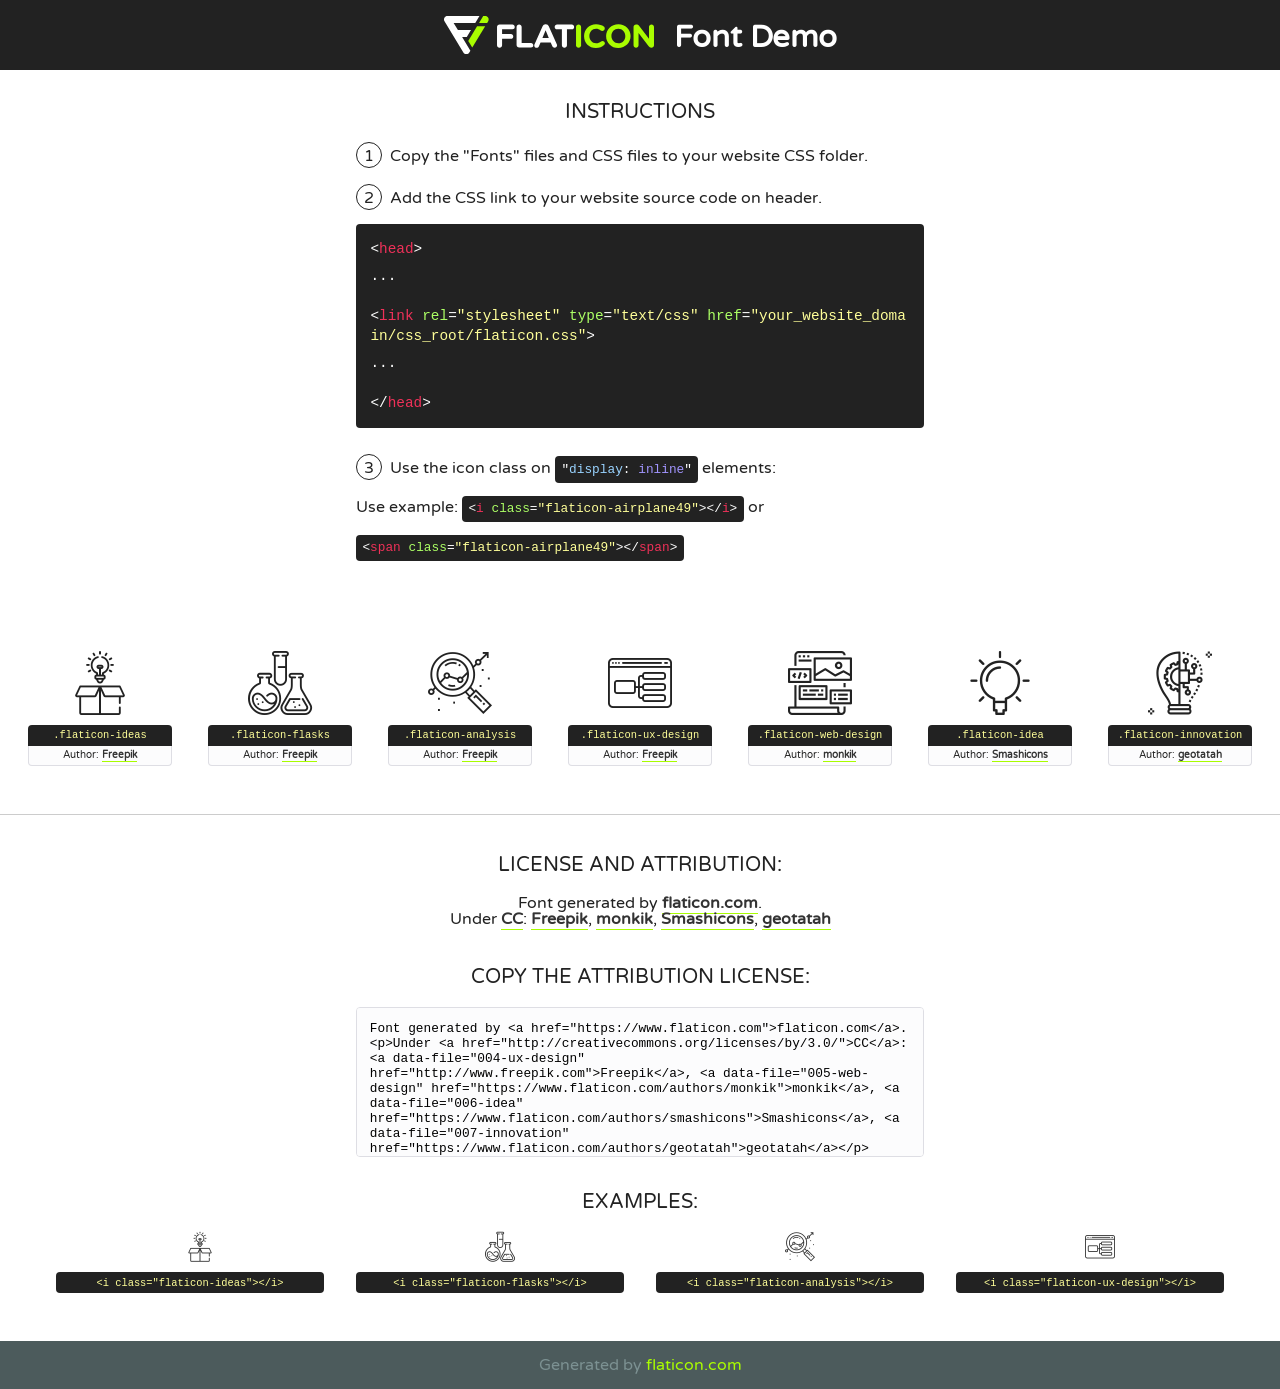
<file: fonts/flaticon/font/flaticon.html>
<!DOCTYPE html>
<!--
  Flaticon icon font: Flaticon
  Creation date: 20/03/2019 02:18
-->
<html>
<!DOCTYPE html>
<html>

<head>
    <title>Flaticon WebFont</title>
    <link href="http://fonts.googleapis.com/css?family=Varela+Round" rel="stylesheet" type="text/css" />
    <link rel="stylesheet" type="text/css" href="flaticon.css">
    <meta charset="UTF-8">
    <style>
    html, body, div, span, applet, object, iframe,
    h1, h2, h3, h4, h5, h6, p, blockquote, pre,
    a, abbr, acronym, address, big, cite, code,
    del, dfn, em, img, ins, kbd, q, s, samp,
    small, strike, strong, sub, sup, tt, var,
    b, u, i, center,
    dl, dt, dd, ol, ul, li,
    fieldset, form, label, legend,
    table, caption, tbody, tfoot, thead, tr, th, td,
    article, aside, canvas, details, embed, 
    figure, figcaption, footer, header, hgroup, 
    menu, nav, output, ruby, section, summary,
    time, mark, audio, video {
        margin: 0;
        padding: 0;
        border: 0;
        font-size: 100%;
        font: inherit;
        vertical-align: baseline;
    }
    /* HTML5 display-role reset for older browsers */
    article, aside, details, figcaption, figure, 
    footer, header, hgroup, menu, nav, section {
        display: block;
    }
    body {
        line-height: 1;
    }
    ol, ul {
        list-style: none;
    }
    blockquote, q {
        quotes: none;
    }
    blockquote:before, blockquote:after,
    q:before, q:after {
        content: '';
        content: none;
    }
    table {
        border-collapse: collapse;
        border-spacing: 0;
    }
    body {
        font-family: 'Varela Round', Helvetica, Arial, sans-serif;
        font-size: 16px;
        color: #222;
    }
    a {
        color: #333;
        border-bottom: 1px solid #a9fd00;
        font-weight: bold;
        text-decoration: none;
    }
    * {
        -moz-box-sizing: border-box;
        -webkit-box-sizing: border-box;
        box-sizing: border-box;
        margin: 0;
        padding: 0;
    }
    [class^="flaticon-"]:before, [class*=" flaticon-"]:before, [class^="flaticon-"]:after, [class*=" flaticon-"]:after {
        font-family: Flaticon;
        font-size: 30px;
        font-style: normal;
        margin-left: 20px;
        color: #333;
    }
    .wrapper {
        max-width: 600px;
        margin: auto;
        padding: 0 1em;
    }
    .title {
        font-size: 1.25em;
        text-align: center;
        margin-bottom: 1em;
        text-transform: uppercase;
    }
    header {
        text-align: center;
        background-color: #222;
        color: #fff;
        padding: 1em;
    }
    header .logo {
        width: 210px;
        height: 38px;
        display: inline-block;
        vertical-align: middle;
        margin-right: 1em;
        border: none;
    }
    header strong {
        font-size: 1.95em;
        font-weight: bold;
        vertical-align: middle;
        margin-top: 5px;
        display: inline-block;
    }
    .demo {
        margin: 2em auto;
        line-height: 1.25em;
    }
    .demo ul li {
        margin-bottom: 1em;
    }
    .demo ul li .num {
        color: #222;
        border-radius: 20px;
        display: inline-block;
        width: 26px;
        padding: 3px;
        height: 26px;
        text-align: center;
        margin-right: 0.5em;
        border: 1px solid #222;
    }
    .demo ul li code {
        background-color: #222;
        border-radius: 4px;
        padding: 0.25em 0.5em;
        display: inline-block;
        color: #fff;
        font-family: Consolas,Monaco,Lucida Console,Liberation Mono,DejaVu Sans Mono,Bitstream Vera Sans Mono,Courier New, monospace;
        font-weight: lighter;
        margin-top: 1em;
        font-size: 0.8em;
        word-break: break-all;
    }
    .demo ul li code.big {
        padding: 1em;
        font-size: 0.9em;
    }
    .demo ul li code .red {
        color: #EF3159;
    }
    .demo ul li code .green {
        color: #ACFF65;
    }
    .demo ul li code .yellow {
        color: #FFFF99;
    }
    .demo ul li code .blue {
        color: #99D3FF;
    }
    .demo ul li code .purple {
        color: #A295FF;
    }
    .demo ul li code .dots {
        margin-top: 0.5em;
        display: block;
    }
    #glyphs {
        border-bottom: 1px solid #ccc;
        padding: 2em 0;
        text-align: center;
    }
    .glyph {
        display: inline-block;
        width: 9em;
        margin: 1em;
        text-align: center;
        vertical-align: top;
        background: #FFF;
    }
    .glyph .glyph-icon {
        padding: 10px;
        display: block;
        font-family:"Flaticon";
        font-size: 64px;
        line-height: 1;
    }
    .glyph .glyph-icon:before {
        font-size: 64px;
        color: #222;
        margin-left: 0;
    }
    .class-name {
        font-size: 0.65em;
        background-color: #222;
        color: #fff;
        border-radius: 4px 4px 0 0;
        padding: 0.5em;
        color: #FFFF99;
        font-family: Consolas,Monaco,Lucida Console,Liberation Mono,DejaVu Sans Mono,Bitstream Vera Sans Mono,Courier New, monospace;
    }
    .author-name {
        font-size: 0.6em;
        background-color: #fcfcfd;
        border: 1px solid #DEDEE4;
        border-top: 0;
        border-radius: 0 0 4px 4px;
        padding: 0.5em;
    }
    .class-name:last-child {
        font-size: 10px;
        color:#888;
    }
    .class-name:last-child a {
        font-size: 10px;
        color:#555;
    }
    .class-name:last-child a:hover {
        color:#a9fd00;
    }
    .glyph > input {
        display: block;
        width: 100px;
        margin: 5px auto;
        text-align: center;
        font-size: 12px;
        cursor: text;
    }
    .glyph > input.icon-input {
        font-family:"Flaticon";
        font-size: 16px;
        margin-bottom: 10px;
    }
    .attribution .title {
        margin-top: 2em;
    }
    .attribution textarea {
        background-color: #fcfcfd;
        padding: 1em;
        border: none;
        box-shadow: none;
        border: 1px solid #DEDEE4;
        border-radius: 4px;
        resize: none;
        width: 100%;
        height: 150px;
        font-size: 0.8em;
        font-family: Consolas,Monaco,Lucida Console,Liberation Mono,DejaVu Sans Mono,Bitstream Vera Sans Mono,Courier New, monospace;
        -webkit-appearance: none;
    }
    .iconsuse {
        margin: 2em auto;
        text-align: center;
        max-width: 1200px;
    }
    .iconsuse:after {
        content: '';
        display: table;
        clear: both;
    }
    .iconsuse .image {
        float: left;
        width: 25%;
        padding: 0 1em;
    }
    .iconsuse .image p {
        margin-bottom: 1em;
    }
    .iconsuse .image span {
        display: block;
        font-size: 0.65em;
        background-color: #222;
        color: #fff;
        border-radius: 4px;
        padding: 0.5em;
        color: #FFFF99;
        margin-top: 1em;
        font-family: Consolas,Monaco,Lucida Console,Liberation Mono,DejaVu Sans Mono,Bitstream Vera Sans Mono,Courier New, monospace;
    }
    #footer {
        text-align: center;
        background-color: #4C5B5C;
        color: #7c9192;
        padding: 1em;
    }
    #footer a {
        border: none;
        color: #a9fd00;
        font-weight: normal;
    }
    @media (max-width: 960px) {
        .iconsuse .image {
            width: 50%;
        }
    }
    @media (max-width: 560px) {
        .iconsuse .image {
            width: 100%;
        }
    }
    </style>
</head>

<body class="characters-off">

    <header>
        <a href="https://www.flaticon.com" target="_blank" class="logo">
            <svg version="1.1" xmlns="http://www.w3.org/2000/svg" xmlns:xlink="http://www.w3.org/1999/xlink" xmlns:a="http://ns.adobe.com/AdobeSVGViewerExtensions/3.0/" viewBox="0 0 560.875 102.036" enable-background="new 0 0 560.875 102.036" xml:space="preserve">
                <defs>
                </defs>
                <g>
                    <g class="letters">
                        <path fill="#ffffff" d="M141.596,29.675c0-3.777,2.985-6.767,6.764-6.767h34.438c3.426,0,6.15,2.728,6.15,6.15
                        c0,3.43-2.724,6.149-6.15,6.149h-27.674v13.091h23.719c3.429,0,6.151,2.724,6.151,6.15c0,3.43-2.723,6.149-6.151,6.149h-23.719
                        v17.574c0,3.773-2.986,6.761-6.764,6.761c-3.779,0-6.764-2.989-6.764-6.761V29.675z"></path>
                        <path fill="#ffffff" d="M193.844,29.149c0-3.781,2.985-6.767,6.764-6.767c3.776,0,6.763,2.985,6.763,6.767v42.957h25.039
                        c3.426,0,6.149,2.726,6.149,6.153c0,3.425-2.723,6.15-6.149,6.15h-31.802c-3.779,0-6.764-2.986-6.764-6.768V29.149z"></path>
                        <path fill="#ffffff" d="M241.891,75.71l21.438-48.407c1.492-3.341,4.215-5.357,7.906-5.357h0.792
                        c3.686,0,6.323,2.017,7.815,5.357l21.439,48.407c0.436,0.967,0.701,1.845,0.701,2.723c0,3.602-2.809,6.501-6.414,6.501
                        c-3.161,0-5.269-1.845-6.499-4.655l-4.132-9.661h-27.059l-4.301,10.102c-1.144,2.631-3.426,4.214-6.237,4.214
                        c-3.517,0-6.24-2.81-6.24-6.325C241.1,77.64,241.451,76.677,241.891,75.71z M279.932,58.666l-8.521-20.297l-8.526,20.297H279.932
                        z"></path>
                        <path fill="#ffffff" d="M314.864,35.387H301.86c-3.429,0-6.239-2.813-6.239-6.238c0-3.429,2.811-6.24,6.239-6.24h39.533
                        c3.426,0,6.237,2.811,6.237,6.24c0,3.425-2.811,6.238-6.237,6.238h-13.001v42.785c0,3.773-2.99,6.761-6.764,6.761
                        c-3.779,0-6.764-2.989-6.764-6.761V35.387z"></path>
                        <path fill="#A9FD00" d="M352.615,29.149c0-3.781,2.985-6.767,6.767-6.767c3.774,0,6.761,2.985,6.761,6.767v49.024
                        c0,3.773-2.987,6.761-6.761,6.761c-3.781,0-6.767-2.989-6.767-6.761V29.149z"></path>
                        <path fill="#A9FD00" d="M374.132,53.836v-0.179c0-17.481,13.178-31.801,32.065-31.801c9.22,0,15.459,2.458,20.557,6.238
                        c1.402,1.054,2.637,2.985,2.637,5.357c0,3.692-2.985,6.59-6.681,6.59c-1.845,0-3.071-0.702-4.044-1.319
                        c-3.776-2.813-7.729-4.393-12.562-4.393c-10.364,0-17.831,8.611-17.831,19.154v0.173c0,10.542,7.291,19.329,17.831,19.329
                        c5.715,0,9.492-1.756,13.359-4.834c1.049-0.874,2.458-1.491,4.039-1.491c3.429,0,6.325,2.813,6.325,6.236
                        c0,2.106-1.056,3.78-2.282,4.834c-5.539,4.834-12.036,7.733-21.878,7.733C387.572,85.464,374.132,71.493,374.132,53.836z"></path>
                        <path fill="#A9FD00" d="M433.009,53.836v-0.179c0-17.481,13.79-31.801,32.766-31.801c18.981,0,32.592,14.143,32.592,31.628v0.173
                        c0,17.483-13.785,31.807-32.769,31.807C446.625,85.464,433.009,71.32,433.009,53.836z M484.224,53.836v-0.179
                        c0-10.539-7.725-19.326-18.626-19.326c-10.893,0-18.449,8.611-18.449,19.154v0.173c0,10.542,7.73,19.329,18.626,19.329
                        C476.676,72.986,484.224,64.378,484.224,53.836z"></path>
                        <path fill="#A9FD00" d="M506.233,29.321c0-3.774,2.99-6.763,6.767-6.763h1.401c3.252,0,5.183,1.583,7.029,3.953l26.093,34.265
                        V29.059c0-3.692,2.99-6.677,6.681-6.677c3.683,0,6.671,2.985,6.671,6.677v48.934c0,3.78-2.987,6.765-6.764,6.765h-0.436
                        c-3.257,0-5.188-1.581-7.034-3.953l-27.056-35.492v32.944c0,3.687-2.985,6.676-6.678,6.676c-3.683,0-6.673-2.989-6.673-6.676
                        V29.321z"></path>
                    </g>
                    <g class="insignia">
                        <path fill="#ffffff" d="M48.372,56.137h12.517l11.156-18.537H37.186L25.688,18.539h57.825L94.668,0H9.271
                        C5.925,0,2.842,1.801,1.198,4.716c-1.644,2.907-1.593,6.482,0.134,9.343l50.38,83.501c1.678,2.781,4.689,4.476,7.938,4.476
                        c3.246,0,6.257-1.695,7.935-4.476l2.898-4.804L48.372,56.137z"></path>
                        <g class="i">
                            <path fill="#A9FD00" d="M93.575,18.539h0.031v0.004l21.652,0.004l2.705-4.488c1.727-2.861,1.778-6.436,0.133-9.343
                            C116.454,1.801,113.371,0,110.026,0h-5.294L93.575,18.539z"></path>
                            <polygon fill="#A9FD00" points="88.291,27.356 64.725,66.486 75.519,84.404 109.942,27.356"></polygon>
                        </g>
                    </g>
                </g>
            </svg>
        </a>
        <strong>Font Demo</strong>
    </header>


    <section class="demo wrapper">

        <p class="title">Instructions</p>

        <ul>
            <li>
                <span class="num">1</span>Copy the "Fonts" files and CSS files to your website CSS folder.
            </li>
            <li>
                <span class="num">2</span>Add the CSS link to your website source code on header.
                <code class="big">
                    &lt;<span class="red">head</span>&gt;
                    <br/><span class="dots">...</span>
                    <br/>&lt;<span class="red">link</span> <span class="green">rel</span>=<span class="yellow">"stylesheet"</span> <span class="green">type</span>=<span class="yellow">"text/css"</span> <span class="green">href</span>=<span class="yellow">"your_website_domain/css_root/flaticon.css"</span>&gt;
                    <br/><span class="dots">...</span>
                    <br/>&lt;/<span class="red">head</span>&gt;
                </code>
            </li>

            <li>
                <p>
                    <span class="num">3</span>Use the icon class on <code>"<span class="blue">display</span>:<span class="purple"> inline</span>"</code> elements:
                    <br />
                    Use example: <code>&lt;<span class="red">i</span> <span class="green">class</span>=<span class="yellow">&quot;flaticon-airplane49&quot;</span>&gt;&lt;/<span class="red">i</span>&gt;</code> or <code>&lt;<span class="red">span</span> <span class="green">class</span>=<span class="yellow">&quot;flaticon-airplane49&quot;</span>&gt;&lt;/<span class="red">span</span>&gt;</code>
            </li>
        </ul>

    </section>




   <section id="glyphs">          
    
      
        <div class="glyph"><div class="glyph-icon flaticon-ideas"></div>
            <div class="class-name">.flaticon-ideas</div>
            <div class="author-name">Author: <a data-file="001-ideas" href="http://www.freepik.com">Freepik</a> </div> 
        </div>        
        
        <div class="glyph"><div class="glyph-icon flaticon-flasks"></div>
            <div class="class-name">.flaticon-flasks</div>
            <div class="author-name">Author: <a data-file="002-flasks" href="http://www.freepik.com">Freepik</a> </div> 
        </div>        
        
        <div class="glyph"><div class="glyph-icon flaticon-analysis"></div>
            <div class="class-name">.flaticon-analysis</div>
            <div class="author-name">Author: <a data-file="003-analysis" href="http://www.freepik.com">Freepik</a> </div> 
        </div>        
        
        <div class="glyph"><div class="glyph-icon flaticon-ux-design"></div>
            <div class="class-name">.flaticon-ux-design</div>
            <div class="author-name">Author: <a data-file="004-ux-design" href="http://www.freepik.com">Freepik</a> </div> 
        </div>        
        
        <div class="glyph"><div class="glyph-icon flaticon-web-design"></div>
            <div class="class-name">.flaticon-web-design</div>
            <div class="author-name">Author: <a data-file="005-web-design" href="https://www.flaticon.com/authors/monkik">monkik</a> </div> 
        </div>        
        
        <div class="glyph"><div class="glyph-icon flaticon-idea"></div>
            <div class="class-name">.flaticon-idea</div>
            <div class="author-name">Author: <a data-file="006-idea" href="https://www.flaticon.com/authors/smashicons">Smashicons</a> </div> 
        </div>        
        
        <div class="glyph"><div class="glyph-icon flaticon-innovation"></div>
            <div class="class-name">.flaticon-innovation</div>
            <div class="author-name">Author: <a data-file="007-innovation" href="https://www.flaticon.com/authors/geotatah">geotatah</a> </div> 
        </div>        
        

    </section>



    <section class="attribution wrapper"   style="text-align:center;">

      <div class="title">License and attribution:</div><div class="attrDiv">Font generated by <a href="https://www.flaticon.com">flaticon.com</a>. <div><p>Under <a href="http://creativecommons.org/licenses/by/3.0/">CC</a>: <a data-file="004-ux-design" href="http://www.freepik.com">Freepik</a>, <a data-file="005-web-design" href="https://www.flaticon.com/authors/monkik">monkik</a>, <a data-file="006-idea" href="https://www.flaticon.com/authors/smashicons">Smashicons</a>, <a data-file="007-innovation" href="https://www.flaticon.com/authors/geotatah">geotatah</a></p>  </div>
      </div>
      <div class="title">Copy the Attribution License:</div>

    <textarea onclick="this.focus();this.select();">Font generated by &lt;a href=&quot;https://www.flaticon.com&quot;&gt;flaticon.com&lt;/a&gt;. <p>Under <a href="http://creativecommons.org/licenses/by/3.0/">CC</a>: <a data-file="004-ux-design" href="http://www.freepik.com">Freepik</a>, <a data-file="005-web-design" href="https://www.flaticon.com/authors/monkik">monkik</a>, <a data-file="006-idea" href="https://www.flaticon.com/authors/smashicons">Smashicons</a>, <a data-file="007-innovation" href="https://www.flaticon.com/authors/geotatah">geotatah</a></p>  
     </textarea>

    </section>

    <section class="iconsuse">

          <div class="title">Examples:</div>            
             
            <div class="image">
                <p>
                    <i class="glyph-icon flaticon-ideas"></i> 
                    <span>&lt;i class=&quot;flaticon-ideas&quot;&gt;&lt;/i&gt;</span>
                </p>
            </div>
            
            <div class="image">
                <p>
                    <i class="glyph-icon flaticon-flasks"></i> 
                    <span>&lt;i class=&quot;flaticon-flasks&quot;&gt;&lt;/i&gt;</span>
                </p>
            </div>
            
            <div class="image">
                <p>
                    <i class="glyph-icon flaticon-analysis"></i> 
                    <span>&lt;i class=&quot;flaticon-analysis&quot;&gt;&lt;/i&gt;</span>
                </p>
            </div>
            
            <div class="image">
                <p>
                    <i class="glyph-icon flaticon-ux-design"></i> 
                    <span>&lt;i class=&quot;flaticon-ux-design&quot;&gt;&lt;/i&gt;</span>
                </p>
            </div>
                       
        </div>
                            
    </section>

<div id="footer">
    <div>Generated by <a href="https://www.flaticon.com">flaticon.com</a>
    </div>
</div>



</body>
</html>
</file>
<file: css/flaticon.css>
/*
  	Flaticon icon font: Flaticon
  	Creation date: 04/01/2019 13:45
  	*/


@font-face {
  font-family: "Flaticon";
  src: url("../fonts/flaticon/font/Flaticon.eot");
  src: url("../fonts/flaticon/font/Flaticon.eot?#iefix") format("embedded-opentype"),
       url("../fonts/flaticon/font/Flaticon.woff") format("woff"),
       url("../fonts/flaticon/font/Flaticon.ttf") format("truetype"),
       url("../fonts/flaticon/font/Flaticon.svg#Flaticon") format("svg");
  font-weight: normal;
  font-style: normal;
}

@media screen and (-webkit-min-device-pixel-ratio:0) {
  @font-face {
    font-family: "Flaticon";
    src: url("../fonts/flaticon/font/Flaticon.svg#Flaticon") format("svg");
  }
}

[class^="flaticon-"]:before, [class*=" flaticon-"]:before,
[class^="flaticon-"]:after, [class*=" flaticon-"]:after {   
  font-family: Flaticon;
  font-style: normal;
  font-weight: normal;
  font-variant: normal;
  text-transform: none;
  line-height: 1;

  /* Better Font Rendering =========== */
  -webkit-font-smoothing: antialiased;
  -moz-osx-font-smoothing: grayscale;
}

.flaticon-ideas:before { content: "\f100"; }
.flaticon-flasks:before { content: "\f101"; }
.flaticon-analysis:before { content: "\f102"; }
.flaticon-ux-design:before { content: "\f103"; }
.flaticon-web-design:before { content: "\f104"; }
.flaticon-idea:before { content: "\f105"; }
.flaticon-innovation:before { content: "\f106"; }
</file>
<file: css/icomoon.css>
@font-face {
  font-family: 'icomoon';
  src:  url('../fonts/icomoon/icomoon.eot?6tt51o');
  src:  url('../fonts/icomoon/icomoon.eot?6tt51o#iefix') format('embedded-opentype'),
    url('../fonts/icomoon/icomoon.ttf?6tt51o') format('truetype'),
    url('../fonts/icomoon/icomoon.woff?6tt51o') format('woff'),
    url('../fonts/icomoon/icomoon.svg?6tt51o#icomoon') format('svg');
  font-weight: normal;
  font-style: normal;
}

[class^="icon-"], [class*=" icon-"] {
  /* use !important to prevent issues with browser extensions that change fonts */
  font-family: 'icomoon' !important;
  speak: none;
  font-style: normal;
  font-weight: normal;
  font-variant: normal;
  text-transform: none;
  line-height: 1;

  /* Better Font Rendering =========== */
  -webkit-font-smoothing: antialiased;
  -moz-osx-font-smoothing: grayscale;
}

.icon-asterisk:before {
  content: "\f069";
}
.icon-plus:before {
  content: "\f067";
}
.icon-question:before {
  content: "\f128";
}
.icon-minus:before {
  content: "\f068";
}
.icon-glass:before {
  content: "\f000";
}
.icon-music:before {
  content: "\f001";
}
.icon-search:before {
  content: "\f002";
}
.icon-envelope-o:before {
  content: "\f003";
}
.icon-heart:before {
  content: "\f004";
}
.icon-star:before {
  content: "\f005";
}
.icon-star-o:before {
  content: "\f006";
}
.icon-user:before {
  content: "\f007";
}
.icon-film:before {
  content: "\f008";
}
.icon-th-large:before {
  content: "\f009";
}
.icon-th:before {
  content: "\f00a";
}
.icon-th-list:before {
  content: "\f00b";
}
.icon-check:before {
  content: "\f00c";
}
.icon-close:before {
  content: "\f00d";
}
.icon-remove:before {
  content: "\f00d";
}
.icon-times:before {
  content: "\f00d";
}
.icon-search-plus:before {
  content: "\f00e";
}
.icon-search-minus:before {
  content: "\f010";
}
.icon-power-off:before {
  content: "\f011";
}
.icon-signal:before {
  content: "\f012";
}
.icon-cog:before {
  content: "\f013";
}
.icon-gear:before {
  content: "\f013";
}
.icon-trash-o:before {
  content: "\f014";
}
.icon-home:before {
  content: "\f015";
}
.icon-file-o:before {
  content: "\f016";
}
.icon-clock-o:before {
  content: "\f017";
}
.icon-road:before {
  content: "\f018";
}
.icon-download:before {
  content: "\f019";
}
.icon-arrow-circle-o-down:before {
  content: "\f01a";
}
.icon-arrow-circle-o-up:before {
  content: "\f01b";
}
.icon-inbox:before {
  content: "\f01c";
}
.icon-play-circle-o:before {
  content: "\f01d";
}
.icon-repeat:before {
  content: "\f01e";
}
.icon-rotate-right:before {
  content: "\f01e";
}
.icon-refresh:before {
  content: "\f021";
}
.icon-list-alt:before {
  content: "\f022";
}
.icon-lock:before {
  content: "\f023";
}
.icon-flag:before {
  content: "\f024";
}
.icon-headphones:before {
  content: "\f025";
}
.icon-volume-off:before {
  content: "\f026";
}
.icon-volume-down:before {
  content: "\f027";
}
.icon-volume-up:before {
  content: "\f028";
}
.icon-qrcode:before {
  content: "\f029";
}
.icon-barcode:before {
  content: "\f02a";
}
.icon-tag:before {
  content: "\f02b";
}
.icon-tags:before {
  content: "\f02c";
}
.icon-book:before {
  content: "\f02d";
}
.icon-bookmark:before {
  content: "\f02e";
}
.icon-print:before {
  content: "\f02f";
}
.icon-camera:before {
  content: "\f030";
}
.icon-font:before {
  content: "\f031";
}
.icon-bold:before {
  content: "\f032";
}
.icon-italic:before {
  content: "\f033";
}
.icon-text-height:before {
  content: "\f034";
}
.icon-text-width:before {
  content: "\f035";
}
.icon-align-left:before {
  content: "\f036";
}
.icon-align-center:before {
  content: "\f037";
}
.icon-align-right:before {
  content: "\f038";
}
.icon-align-justify:before {
  content: "\f039";
}
.icon-list:before {
  content: "\f03a";
}
.icon-dedent:before {
  content: "\f03b";
}
.icon-outdent:before {
  content: "\f03b";
}
.icon-indent:before {
  content: "\f03c";
}
.icon-video-camera:before {
  content: "\f03d";
}
.icon-image:before {
  content: "\f03e";
}
.icon-photo:before {
  content: "\f03e";
}
.icon-picture-o:before {
  content: "\f03e";
}
.icon-pencil:before {
  content: "\f040";
}
.icon-map-marker:before {
  content: "\f041";
}
.icon-adjust:before {
  content: "\f042";
}
.icon-tint:before {
  content: "\f043";
}
.icon-edit:before {
  content: "\f044";
}
.icon-pencil-square-o:before {
  content: "\f044";
}
.icon-share-square-o:before {
  content: "\f045";
}
.icon-check-square-o:before {
  content: "\f046";
}
.icon-arrows:before {
  content: "\f047";
}
.icon-step-backward:before {
  content: "\f048";
}
.icon-fast-backward:before {
  content: "\f049";
}
.icon-backward:before {
  content: "\f04a";
}
.icon-play:before {
  content: "\f04b";
}
.icon-pause:before {
  content: "\f04c";
}
.icon-stop:before {
  content: "\f04d";
}
.icon-forward:before {
  content: "\f04e";
}
.icon-fast-forward:before {
  content: "\f050";
}
.icon-step-forward:before {
  content: "\f051";
}
.icon-eject:before {
  content: "\f052";
}
.icon-chevron-left:before {
  content: "\f053";
}
.icon-chevron-right:before {
  content: "\f054";
}
.icon-plus-circle:before {
  content: "\f055";
}
.icon-minus-circle:before {
  content: "\f056";
}
.icon-times-circle:before {
  content: "\f057";
}
.icon-check-circle:before {
  content: "\f058";
}
.icon-question-circle:before {
  content: "\f059";
}
.icon-info-circle:before {
  content: "\f05a";
}
.icon-crosshairs:before {
  content: "\f05b";
}
.icon-times-circle-o:before {
  content: "\f05c";
}
.icon-check-circle-o:before {
  content: "\f05d";
}
.icon-ban:before {
  content: "\f05e";
}
.icon-arrow-left:before {
  content: "\f060";
}
.icon-arrow-right:before {
  content: "\f061";
}
.icon-arrow-up:before {
  content: "\f062";
}
.icon-arrow-down:before {
  content: "\f063";
}
.icon-mail-forward:before {
  content: "\f064";
}
.icon-share:before {
  content: "\f064";
}
.icon-expand:before {
  content: "\f065";
}
.icon-compress:before {
  content: "\f066";
}
.icon-exclamation-circle:before {
  content: "\f06a";
}
.icon-gift:before {
  content: "\f06b";
}
.icon-leaf:before {
  content: "\f06c";
}
.icon-fire:before {
  content: "\f06d";
}
.icon-eye:before {
  content: "\f06e";
}
.icon-eye-slash:before {
  content: "\f070";
}
.icon-exclamation-triangle:before {
  content: "\f071";
}
.icon-warning:before {
  content: "\f071";
}
.icon-plane:before {
  content: "\f072";
}
.icon-calendar:before {
  content: "\f073";
}
.icon-random:before {
  content: "\f074";
}
.icon-comment:before {
  content: "\f075";
}
.icon-magnet:before {
  content: "\f076";
}
.icon-chevron-up:before {
  content: "\f077";
}
.icon-chevron-down:before {
  content: "\f078";
}
.icon-retweet:before {
  content: "\f079";
}
.icon-shopping-cart:before {
  content: "\f07a";
}
.icon-folder:before {
  content: "\f07b";
}
.icon-folder-open:before {
  content: "\f07c";
}
.icon-arrows-v:before {
  content: "\f07d";
}
.icon-arrows-h:before {
  content: "\f07e";
}
.icon-bar-chart:before {
  content: "\f080";
}
.icon-bar-chart-o:before {
  content: "\f080";
}
.icon-twitter-square:before {
  content: "\f081";
}
.icon-facebook-square:before {
  content: "\f082";
}
.icon-camera-retro:before {
  content: "\f083";
}
.icon-key:before {
  content: "\f084";
}
.icon-cogs:before {
  content: "\f085";
}
.icon-gears:before {
  content: "\f085";
}
.icon-comments:before {
  content: "\f086";
}
.icon-thumbs-o-up:before {
  content: "\f087";
}
.icon-thumbs-o-down:before {
  content: "\f088";
}
.icon-star-half:before {
  content: "\f089";
}
.icon-heart-o:before {
  content: "\f08a";
}
.icon-sign-out:before {
  content: "\f08b";
}
.icon-linkedin-square:before {
  content: "\f08c";
}
.icon-thumb-tack:before {
  content: "\f08d";
}
.icon-external-link:before {
  content: "\f08e";
}
.icon-sign-in:before {
  content: "\f090";
}
.icon-trophy:before {
  content: "\f091";
}
.icon-github-square:before {
  content: "\f092";
}
.icon-upload:before {
  content: "\f093";
}
.icon-lemon-o:before {
  content: "\f094";
}
.icon-phone:before {
  content: "\f095";
}
.icon-square-o:before {
  content: "\f096";
}
.icon-bookmark-o:before {
  content: "\f097";
}
.icon-phone-square:before {
  content: "\f098";
}
.icon-twitter:before {
  content: "\f099";
}
.icon-facebook:before {
  content: "\f09a";
}
.icon-facebook-f:before {
  content: "\f09a";
}
.icon-github:before {
  content: "\f09b";
}
.icon-unlock:before {
  content: "\f09c";
}
.icon-credit-card:before {
  content: "\f09d";
}
.icon-feed:before {
  content: "\f09e";
}
.icon-rss:before {
  content: "\f09e";
}
.icon-hdd-o:before {
  content: "\f0a0";
}
.icon-bullhorn:before {
  content: "\f0a1";
}
.icon-bell-o:before {
  content: "\f0a2";
}
.icon-certificate:before {
  content: "\f0a3";
}
.icon-hand-o-right:before {
  content: "\f0a4";
}
.icon-hand-o-left:before {
  content: "\f0a5";
}
.icon-hand-o-up:before {
  content: "\f0a6";
}
.icon-hand-o-down:before {
  content: "\f0a7";
}
.icon-arrow-circle-left:before {
  content: "\f0a8";
}
.icon-arrow-circle-right:before {
  content: "\f0a9";
}
.icon-arrow-circle-up:before {
  content: "\f0aa";
}
.icon-arrow-circle-down:before {
  content: "\f0ab";
}
.icon-globe:before {
  content: "\f0ac";
}
.icon-wrench:before {
  content: "\f0ad";
}
.icon-tasks:before {
  content: "\f0ae";
}
.icon-filter:before {
  content: "\f0b0";
}
.icon-briefcase:before {
  content: "\f0b1";
}
.icon-arrows-alt:before {
  content: "\f0b2";
}
.icon-group:before {
  content: "\f0c0";
}
.icon-users:before {
  content: "\f0c0";
}
.icon-chain:before {
  content: "\f0c1";
}
.icon-link:before {
  content: "\f0c1";
}
.icon-cloud:before {
  content: "\f0c2";
}
.icon-flask:before {
  content: "\f0c3";
}
.icon-cut:before {
  content: "\f0c4";
}
.icon-scissors:before {
  content: "\f0c4";
}
.icon-copy:before {
  content: "\f0c5";
}
.icon-files-o:before {
  content: "\f0c5";
}
.icon-paperclip:before {
  content: "\f0c6";
}
.icon-floppy-o:before {
  content: "\f0c7";
}
.icon-save:before {
  content: "\f0c7";
}
.icon-square:before {
  content: "\f0c8";
}
.icon-bars:before {
  content: "\f0c9";
}
.icon-navicon:before {
  content: "\f0c9";
}
.icon-reorder:before {
  content: "\f0c9";
}
.icon-list-ul:before {
  content: "\f0ca";
}
.icon-list-ol:before {
  content: "\f0cb";
}
.icon-strikethrough:before {
  content: "\f0cc";
}
.icon-underline:before {
  content: "\f0cd";
}
.icon-table:before {
  content: "\f0ce";
}
.icon-magic:before {
  content: "\f0d0";
}
.icon-truck:before {
  content: "\f0d1";
}
.icon-pinterest:before {
  content: "\f0d2";
}
.icon-pinterest-square:before {
  content: "\f0d3";
}
.icon-google-plus-square:before {
  content: "\f0d4";
}
.icon-google-plus:before {
  content: "\f0d5";
}
.icon-money:before {
  content: "\f0d6";
}
.icon-caret-down:before {
  content: "\f0d7";
}
.icon-caret-up:before {
  content: "\f0d8";
}
.icon-caret-left:before {
  content: "\f0d9";
}
.icon-caret-right:before {
  content: "\f0da";
}
.icon-columns:before {
  content: "\f0db";
}
.icon-sort:before {
  content: "\f0dc";
}
.icon-unsorted:before {
  content: "\f0dc";
}
.icon-sort-desc:before {
  content: "\f0dd";
}
.icon-sort-down:before {
  content: "\f0dd";
}
.icon-sort-asc:before {
  content: "\f0de";
}
.icon-sort-up:before {
  content: "\f0de";
}
.icon-envelope:before {
  content: "\f0e0";
}
.icon-linkedin:before {
  content: "\f0e1";
}
.icon-rotate-left:before {
  content: "\f0e2";
}
.icon-undo:before {
  content: "\f0e2";
}
.icon-gavel:before {
  content: "\f0e3";
}
.icon-legal:before {
  content: "\f0e3";
}
.icon-dashboard:before {
  content: "\f0e4";
}
.icon-tachometer:before {
  content: "\f0e4";
}
.icon-comment-o:before {
  content: "\f0e5";
}
.icon-comments-o:before {
  content: "\f0e6";
}
.icon-bolt:before {
  content: "\f0e7";
}
.icon-flash:before {
  content: "\f0e7";
}
.icon-sitemap:before {
  content: "\f0e8";
}
.icon-umbrella:before {
  content: "\f0e9";
}
.icon-clipboard:before {
  content: "\f0ea";
}
.icon-paste:before {
  content: "\f0ea";
}
.icon-lightbulb-o:before {
  content: "\f0eb";
}
.icon-exchange:before {
  content: "\f0ec";
}
.icon-cloud-download:before {
  content: "\f0ed";
}
.icon-cloud-upload:before {
  content: "\f0ee";
}
.icon-user-md:before {
  content: "\f0f0";
}
.icon-stethoscope:before {
  content: "\f0f1";
}
.icon-suitcase:before {
  content: "\f0f2";
}
.icon-bell:before {
  content: "\f0f3";
}
.icon-coffee:before {
  content: "\f0f4";
}
.icon-cutlery:before {
  content: "\f0f5";
}
.icon-file-text-o:before {
  content: "\f0f6";
}
.icon-building-o:before {
  content: "\f0f7";
}
.icon-hospital-o:before {
  content: "\f0f8";
}
.icon-ambulance:before {
  content: "\f0f9";
}
.icon-medkit:before {
  content: "\f0fa";
}
.icon-fighter-jet:before {
  content: "\f0fb";
}
.icon-beer:before {
  content: "\f0fc";
}
.icon-h-square:before {
  content: "\f0fd";
}
.icon-plus-square:before {
  content: "\f0fe";
}
.icon-angle-double-left:before {
  content: "\f100";
}
.icon-angle-double-right:before {
  content: "\f101";
}
.icon-angle-double-up:before {
  content: "\f102";
}
.icon-angle-double-down:before {
  content: "\f103";
}
.icon-angle-left:before {
  content: "\f104";
}
.icon-angle-right:before {
  content: "\f105";
}
.icon-angle-up:before {
  content: "\f106";
}
.icon-angle-down:before {
  content: "\f107";
}
.icon-desktop:before {
  content: "\f108";
}
.icon-laptop:before {
  content: "\f109";
}
.icon-tablet:before {
  content: "\f10a";
}
.icon-mobile:before {
  content: "\f10b";
}
.icon-mobile-phone:before {
  content: "\f10b";
}
.icon-circle-o:before {
  content: "\f10c";
}
.icon-quote-left:before {
  content: "\f10d";
}
.icon-quote-right:before {
  content: "\f10e";
}
.icon-spinner:before {
  content: "\f110";
}
.icon-circle:before {
  content: "\f111";
}
.icon-mail-reply:before {
  content: "\f112";
}
.icon-reply:before {
  content: "\f112";
}
.icon-github-alt:before {
  content: "\f113";
}
.icon-folder-o:before {
  content: "\f114";
}
.icon-folder-open-o:before {
  content: "\f115";
}
.icon-smile-o:before {
  content: "\f118";
}
.icon-frown-o:before {
  content: "\f119";
}
.icon-meh-o:before {
  content: "\f11a";
}
.icon-gamepad:before {
  content: "\f11b";
}
.icon-keyboard-o:before {
  content: "\f11c";
}
.icon-flag-o:before {
  content: "\f11d";
}
.icon-flag-checkered:before {
  content: "\f11e";
}
.icon-terminal:before {
  content: "\f120";
}
.icon-code:before {
  content: "\f121";
}
.icon-mail-reply-all:before {
  content: "\f122";
}
.icon-reply-all:before {
  content: "\f122";
}
.icon-star-half-empty:before {
  content: "\f123";
}
.icon-star-half-full:before {
  content: "\f123";
}
.icon-star-half-o:before {
  content: "\f123";
}
.icon-location-arrow:before {
  content: "\f124";
}
.icon-crop:before {
  content: "\f125";
}
.icon-code-fork:before {
  content: "\f126";
}
.icon-chain-broken:before {
  content: "\f127";
}
.icon-unlink:before {
  content: "\f127";
}
.icon-info:before {
  content: "\f129";
}
.icon-exclamation:before {
  content: "\f12a";
}
.icon-superscript:before {
  content: "\f12b";
}
.icon-subscript:before {
  content: "\f12c";
}
.icon-eraser:before {
  content: "\f12d";
}
.icon-puzzle-piece:before {
  content: "\f12e";
}
.icon-microphone:before {
  content: "\f130";
}
.icon-microphone-slash:before {
  content: "\f131";
}
.icon-shield:before {
  content: "\f132";
}
.icon-calendar-o:before {
  content: "\f133";
}
.icon-fire-extinguisher:before {
  content: "\f134";
}
.icon-rocket:before {
  content: "\f135";
}
.icon-maxcdn:before {
  content: "\f136";
}
.icon-chevron-circle-left:before {
  content: "\f137";
}
.icon-chevron-circle-right:before {
  content: "\f138";
}
.icon-chevron-circle-up:before {
  content: "\f139";
}
.icon-chevron-circle-down:before {
  content: "\f13a";
}
.icon-html5:before {
  content: "\f13b";
}
.icon-css3:before {
  content: "\f13c";
}
.icon-anchor:before {
  content: "\f13d";
}
.icon-unlock-alt:before {
  content: "\f13e";
}
.icon-bullseye:before {
  content: "\f140";
}
.icon-ellipsis-h:before {
  content: "\f141";
}
.icon-ellipsis-v:before {
  content: "\f142";
}
.icon-rss-square:before {
  content: "\f143";
}
.icon-play-circle:before {
  content: "\f144";
}
.icon-ticket:before {
  content: "\f145";
}
.icon-minus-square:before {
  content: "\f146";
}
.icon-minus-square-o:before {
  content: "\f147";
}
.icon-level-up:before {
  content: "\f148";
}
.icon-level-down:before {
  content: "\f149";
}
.icon-check-square:before {
  content: "\f14a";
}
.icon-pencil-square:before {
  content: "\f14b";
}
.icon-external-link-square:before {
  content: "\f14c";
}
.icon-share-square:before {
  content: "\f14d";
}
.icon-compass:before {
  content: "\f14e";
}
.icon-caret-square-o-down:before {
  content: "\f150";
}
.icon-toggle-down:before {
  content: "\f150";
}
.icon-caret-square-o-up:before {
  content: "\f151";
}
.icon-toggle-up:before {
  content: "\f151";
}
.icon-caret-square-o-right:before {
  content: "\f152";
}
.icon-toggle-right:before {
  content: "\f152";
}
.icon-eur:before {
  content: "\f153";
}
.icon-euro:before {
  content: "\f153";
}
.icon-gbp:before {
  content: "\f154";
}
.icon-dollar:before {
  content: "\f155";
}
.icon-usd:before {
  content: "\f155";
}
.icon-inr:before {
  content: "\f156";
}
.icon-rupee:before {
  content: "\f156";
}
.icon-cny:before {
  content: "\f157";
}
.icon-jpy:before {
  content: "\f157";
}
.icon-rmb:before {
  content: "\f157";
}
.icon-yen:before {
  content: "\f157";
}
.icon-rouble:before {
  content: "\f158";
}
.icon-rub:before {
  content: "\f158";
}
.icon-ruble:before {
  content: "\f158";
}
.icon-krw:before {
  content: "\f159";
}
.icon-won:before {
  content: "\f159";
}
.icon-bitcoin:before {
  content: "\f15a";
}
.icon-btc:before {
  content: "\f15a";
}
.icon-file:before {
  content: "\f15b";
}
.icon-file-text:before {
  content: "\f15c";
}
.icon-sort-alpha-asc:before {
  content: "\f15d";
}
.icon-sort-alpha-desc:before {
  content: "\f15e";
}
.icon-sort-amount-asc:before {
  content: "\f160";
}
.icon-sort-amount-desc:before {
  content: "\f161";
}
.icon-sort-numeric-asc:before {
  content: "\f162";
}
.icon-sort-numeric-desc:before {
  content: "\f163";
}
.icon-thumbs-up:before {
  content: "\f164";
}
.icon-thumbs-down:before {
  content: "\f165";
}
.icon-youtube-square:before {
  content: "\f166";
}
.icon-youtube:before {
  content: "\f167";
}
.icon-xing:before {
  content: "\f168";
}
.icon-xing-square:before {
  content: "\f169";
}
.icon-youtube-play:before {
  content: "\f16a";
}
.icon-dropbox:before {
  content: "\f16b";
}
.icon-stack-overflow:before {
  content: "\f16c";
}
.icon-instagram:before {
  content: "\f16d";
}
.icon-flickr:before {
  content: "\f16e";
}
.icon-adn:before {
  content: "\f170";
}
.icon-bitbucket:before {
  content: "\f171";
}
.icon-bitbucket-square:before {
  content: "\f172";
}
.icon-tumblr:before {
  content: "\f173";
}
.icon-tumblr-square:before {
  content: "\f174";
}
.icon-long-arrow-down:before {
  content: "\f175";
}
.icon-long-arrow-up:before {
  content: "\f176";
}
.icon-long-arrow-left:before {
  content: "\f177";
}
.icon-long-arrow-right:before {
  content: "\f178";
}
.icon-apple:before {
  content: "\f179";
}
.icon-windows:before {
  content: "\f17a";
}
.icon-android:before {
  content: "\f17b";
}
.icon-linux:before {
  content: "\f17c";
}
.icon-dribbble:before {
  content: "\f17d";
}
.icon-skype:before {
  content: "\f17e";
}
.icon-foursquare:before {
  content: "\f180";
}
.icon-trello:before {
  content: "\f181";
}
.icon-female:before {
  content: "\f182";
}
.icon-male:before {
  content: "\f183";
}
.icon-gittip:before {
  content: "\f184";
}
.icon-gratipay:before {
  content: "\f184";
}
.icon-sun-o:before {
  content: "\f185";
}
.icon-moon-o:before {
  content: "\f186";
}
.icon-archive:before {
  content: "\f187";
}
.icon-bug:before {
  content: "\f188";
}
.icon-vk:before {
  content: "\f189";
}
.icon-weibo:before {
  content: "\f18a";
}
.icon-renren:before {
  content: "\f18b";
}
.icon-pagelines:before {
  content: "\f18c";
}
.icon-stack-exchange:before {
  content: "\f18d";
}
.icon-arrow-circle-o-right:before {
  content: "\f18e";
}
.icon-arrow-circle-o-left:before {
  content: "\f190";
}
.icon-caret-square-o-left:before {
  content: "\f191";
}
.icon-toggle-left:before {
  content: "\f191";
}
.icon-dot-circle-o:before {
  content: "\f192";
}
.icon-wheelchair:before {
  content: "\f193";
}
.icon-vimeo-square:before {
  content: "\f194";
}
.icon-try:before {
  content: "\f195";
}
.icon-turkish-lira:before {
  content: "\f195";
}
.icon-plus-square-o:before {
  content: "\f196";
}
.icon-space-shuttle:before {
  content: "\f197";
}
.icon-slack:before {
  content: "\f198";
}
.icon-envelope-square:before {
  content: "\f199";
}
.icon-wordpress:before {
  content: "\f19a";
}
.icon-openid:before {
  content: "\f19b";
}
.icon-bank:before {
  content: "\f19c";
}
.icon-institution:before {
  content: "\f19c";
}
.icon-university:before {
  content: "\f19c";
}
.icon-graduation-cap:before {
  content: "\f19d";
}
.icon-mortar-board:before {
  content: "\f19d";
}
.icon-yahoo:before {
  content: "\f19e";
}
.icon-google:before {
  content: "\f1a0";
}
.icon-reddit:before {
  content: "\f1a1";
}
.icon-reddit-square:before {
  content: "\f1a2";
}
.icon-stumbleupon-circle:before {
  content: "\f1a3";
}
.icon-stumbleupon:before {
  content: "\f1a4";
}
.icon-delicious:before {
  content: "\f1a5";
}
.icon-digg:before {
  content: "\f1a6";
}
.icon-pied-piper-pp:before {
  content: "\f1a7";
}
.icon-pied-piper-alt:before {
  content: "\f1a8";
}
.icon-drupal:before {
  content: "\f1a9";
}
.icon-joomla:before {
  content: "\f1aa";
}
.icon-language:before {
  content: "\f1ab";
}
.icon-fax:before {
  content: "\f1ac";
}
.icon-building:before {
  content: "\f1ad";
}
.icon-child:before {
  content: "\f1ae";
}
.icon-paw:before {
  content: "\f1b0";
}
.icon-spoon:before {
  content: "\f1b1";
}
.icon-cube:before {
  content: "\f1b2";
}
.icon-cubes:before {
  content: "\f1b3";
}
.icon-behance:before {
  content: "\f1b4";
}
.icon-behance-square:before {
  content: "\f1b5";
}
.icon-steam:before {
  content: "\f1b6";
}
.icon-steam-square:before {
  content: "\f1b7";
}
.icon-recycle:before {
  content: "\f1b8";
}
.icon-automobile:before {
  content: "\f1b9";
}
.icon-car:before {
  content: "\f1b9";
}
.icon-cab:before {
  content: "\f1ba";
}
.icon-taxi:before {
  content: "\f1ba";
}
.icon-tree:before {
  content: "\f1bb";
}
.icon-spotify:before {
  content: "\f1bc";
}
.icon-deviantart:before {
  content: "\f1bd";
}
.icon-soundcloud:before {
  content: "\f1be";
}
.icon-database:before {
  content: "\f1c0";
}
.icon-file-pdf-o:before {
  content: "\f1c1";
}
.icon-file-word-o:before {
  content: "\f1c2";
}
.icon-file-excel-o:before {
  content: "\f1c3";
}
.icon-file-powerpoint-o:before {
  content: "\f1c4";
}
.icon-file-image-o:before {
  content: "\f1c5";
}
.icon-file-photo-o:before {
  content: "\f1c5";
}
.icon-file-picture-o:before {
  content: "\f1c5";
}
.icon-file-archive-o:before {
  content: "\f1c6";
}
.icon-file-zip-o:before {
  content: "\f1c6";
}
.icon-file-audio-o:before {
  content: "\f1c7";
}
.icon-file-sound-o:before {
  content: "\f1c7";
}
.icon-file-movie-o:before {
  content: "\f1c8";
}
.icon-file-video-o:before {
  content: "\f1c8";
}
.icon-file-code-o:before {
  content: "\f1c9";
}
.icon-vine:before {
  content: "\f1ca";
}
.icon-codepen:before {
  content: "\f1cb";
}
.icon-jsfiddle:before {
  content: "\f1cc";
}
.icon-life-bouy:before {
  content: "\f1cd";
}
.icon-life-buoy:before {
  content: "\f1cd";
}
.icon-life-ring:before {
  content: "\f1cd";
}
.icon-life-saver:before {
  content: "\f1cd";
}
.icon-support:before {
  content: "\f1cd";
}
.icon-circle-o-notch:before {
  content: "\f1ce";
}
.icon-ra:before {
  content: "\f1d0";
}
.icon-rebel:before {
  content: "\f1d0";
}
.icon-resistance:before {
  content: "\f1d0";
}
.icon-empire:before {
  content: "\f1d1";
}
.icon-ge:before {
  content: "\f1d1";
}
.icon-git-square:before {
  content: "\f1d2";
}
.icon-git:before {
  content: "\f1d3";
}
.icon-hacker-news:before {
  content: "\f1d4";
}
.icon-y-combinator-square:before {
  content: "\f1d4";
}
.icon-yc-square:before {
  content: "\f1d4";
}
.icon-tencent-weibo:before {
  content: "\f1d5";
}
.icon-qq:before {
  content: "\f1d6";
}
.icon-wechat:before {
  content: "\f1d7";
}
.icon-weixin:before {
  content: "\f1d7";
}
.icon-paper-plane:before {
  content: "\f1d8";
}
.icon-send:before {
  content: "\f1d8";
}
.icon-paper-plane-o:before {
  content: "\f1d9";
}
.icon-send-o:before {
  content: "\f1d9";
}
.icon-history:before {
  content: "\f1da";
}
.icon-circle-thin:before {
  content: "\f1db";
}
.icon-header:before {
  content: "\f1dc";
}
.icon-paragraph:before {
  content: "\f1dd";
}
.icon-sliders:before {
  content: "\f1de";
}
.icon-share-alt:before {
  content: "\f1e0";
}
.icon-share-alt-square:before {
  content: "\f1e1";
}
.icon-bomb:before {
  content: "\f1e2";
}
.icon-futbol-o:before {
  content: "\f1e3";
}
.icon-soccer-ball-o:before {
  content: "\f1e3";
}
.icon-tty:before {
  content: "\f1e4";
}
.icon-binoculars:before {
  content: "\f1e5";
}
.icon-plug:before {
  content: "\f1e6";
}
.icon-slideshare:before {
  content: "\f1e7";
}
.icon-twitch:before {
  content: "\f1e8";
}
.icon-yelp:before {
  content: "\f1e9";
}
.icon-newspaper-o:before {
  content: "\f1ea";
}
.icon-wifi:before {
  content: "\f1eb";
}
.icon-calculator:before {
  content: "\f1ec";
}
.icon-paypal:before {
  content: "\f1ed";
}
.icon-google-wallet:before {
  content: "\f1ee";
}
.icon-cc-visa:before {
  content: "\f1f0";
}
.icon-cc-mastercard:before {
  content: "\f1f1";
}
.icon-cc-discover:before {
  content: "\f1f2";
}
.icon-cc-amex:before {
  content: "\f1f3";
}
.icon-cc-paypal:before {
  content: "\f1f4";
}
.icon-cc-stripe:before {
  content: "\f1f5";
}
.icon-bell-slash:before {
  content: "\f1f6";
}
.icon-bell-slash-o:before {
  content: "\f1f7";
}
.icon-trash:before {
  content: "\f1f8";
}
.icon-copyright:before {
  content: "\f1f9";
}
.icon-at:before {
  content: "\f1fa";
}
.icon-eyedropper:before {
  content: "\f1fb";
}
.icon-paint-brush:before {
  content: "\f1fc";
}
.icon-birthday-cake:before {
  content: "\f1fd";
}
.icon-area-chart:before {
  content: "\f1fe";
}
.icon-pie-chart:before {
  content: "\f200";
}
.icon-line-chart:before {
  content: "\f201";
}
.icon-lastfm:before {
  content: "\f202";
}
.icon-lastfm-square:before {
  content: "\f203";
}
.icon-toggle-off:before {
  content: "\f204";
}
.icon-toggle-on:before {
  content: "\f205";
}
.icon-bicycle:before {
  content: "\f206";
}
.icon-bus:before {
  content: "\f207";
}
.icon-ioxhost:before {
  content: "\f208";
}
.icon-angellist:before {
  content: "\f209";
}
.icon-cc:before {
  content: "\f20a";
}
.icon-ils:before {
  content: "\f20b";
}
.icon-shekel:before {
  content: "\f20b";
}
.icon-sheqel:before {
  content: "\f20b";
}
.icon-meanpath:before {
  content: "\f20c";
}
.icon-buysellads:before {
  content: "\f20d";
}
.icon-connectdevelop:before {
  content: "\f20e";
}
.icon-dashcube:before {
  content: "\f210";
}
.icon-forumbee:before {
  content: "\f211";
}
.icon-leanpub:before {
  content: "\f212";
}
.icon-sellsy:before {
  content: "\f213";
}
.icon-shirtsinbulk:before {
  content: "\f214";
}
.icon-simplybuilt:before {
  content: "\f215";
}
.icon-skyatlas:before {
  content: "\f216";
}
.icon-cart-plus:before {
  content: "\f217";
}
.icon-cart-arrow-down:before {
  content: "\f218";
}
.icon-diamond:before {
  content: "\f219";
}
.icon-ship:before {
  content: "\f21a";
}
.icon-user-secret:before {
  content: "\f21b";
}
.icon-motorcycle:before {
  content: "\f21c";
}
.icon-street-view:before {
  content: "\f21d";
}
.icon-heartbeat:before {
  content: "\f21e";
}
.icon-venus:before {
  content: "\f221";
}
.icon-mars:before {
  content: "\f222";
}
.icon-mercury:before {
  content: "\f223";
}
.icon-intersex:before {
  content: "\f224";
}
.icon-transgender:before {
  content: "\f224";
}
.icon-transgender-alt:before {
  content: "\f225";
}
.icon-venus-double:before {
  content: "\f226";
}
.icon-mars-double:before {
  content: "\f227";
}
.icon-venus-mars:before {
  content: "\f228";
}
.icon-mars-stroke:before {
  content: "\f229";
}
.icon-mars-stroke-v:before {
  content: "\f22a";
}
.icon-mars-stroke-h:before {
  content: "\f22b";
}
.icon-neuter:before {
  content: "\f22c";
}
.icon-genderless:before {
  content: "\f22d";
}
.icon-facebook-official:before {
  content: "\f230";
}
.icon-pinterest-p:before {
  content: "\f231";
}
.icon-whatsapp:before {
  content: "\f232";
}
.icon-server:before {
  content: "\f233";
}
.icon-user-plus:before {
  content: "\f234";
}
.icon-user-times:before {
  content: "\f235";
}
.icon-bed:before {
  content: "\f236";
}
.icon-hotel:before {
  content: "\f236";
}
.icon-viacoin:before {
  content: "\f237";
}
.icon-train:before {
  content: "\f238";
}
.icon-subway:before {
  content: "\f239";
}
.icon-medium:before {
  content: "\f23a";
}
.icon-y-combinator:before {
  content: "\f23b";
}
.icon-yc:before {
  content: "\f23b";
}
.icon-optin-monster:before {
  content: "\f23c";
}
.icon-opencart:before {
  content: "\f23d";
}
.icon-expeditedssl:before {
  content: "\f23e";
}
.icon-battery:before {
  content: "\f240";
}
.icon-battery-4:before {
  content: "\f240";
}
.icon-battery-full:before {
  content: "\f240";
}
.icon-battery-3:before {
  content: "\f241";
}
.icon-battery-three-quarters:before {
  content: "\f241";
}
.icon-battery-2:before {
  content: "\f242";
}
.icon-battery-half:before {
  content: "\f242";
}
.icon-battery-1:before {
  content: "\f243";
}
.icon-battery-quarter:before {
  content: "\f243";
}
.icon-battery-0:before {
  content: "\f244";
}
.icon-battery-empty:before {
  content: "\f244";
}
.icon-mouse-pointer:before {
  content: "\f245";
}
.icon-i-cursor:before {
  content: "\f246";
}
.icon-object-group:before {
  content: "\f247";
}
.icon-object-ungroup:before {
  content: "\f248";
}
.icon-sticky-note:before {
  content: "\f249";
}
.icon-sticky-note-o:before {
  content: "\f24a";
}
.icon-cc-jcb:before {
  content: "\f24b";
}
.icon-cc-diners-club:before {
  content: "\f24c";
}
.icon-clone:before {
  content: "\f24d";
}
.icon-balance-scale:before {
  content: "\f24e";
}
.icon-hourglass-o:before {
  content: "\f250";
}
.icon-hourglass-1:before {
  content: "\f251";
}
.icon-hourglass-start:before {
  content: "\f251";
}
.icon-hourglass-2:before {
  content: "\f252";
}
.icon-hourglass-half:before {
  content: "\f252";
}
.icon-hourglass-3:before {
  content: "\f253";
}
.icon-hourglass-end:before {
  content: "\f253";
}
.icon-hourglass:before {
  content: "\f254";
}
.icon-hand-grab-o:before {
  content: "\f255";
}
.icon-hand-rock-o:before {
  content: "\f255";
}
.icon-hand-paper-o:before {
  content: "\f256";
}
.icon-hand-stop-o:before {
  content: "\f256";
}
.icon-hand-scissors-o:before {
  content: "\f257";
}
.icon-hand-lizard-o:before {
  content: "\f258";
}
.icon-hand-spock-o:before {
  content: "\f259";
}
.icon-hand-pointer-o:before {
  content: "\f25a";
}
.icon-hand-peace-o:before {
  content: "\f25b";
}
.icon-trademark:before {
  content: "\f25c";
}
.icon-registered:before {
  content: "\f25d";
}
.icon-creative-commons:before {
  content: "\f25e";
}
.icon-gg:before {
  content: "\f260";
}
.icon-gg-circle:before {
  content: "\f261";
}
.icon-tripadvisor:before {
  content: "\f262";
}
.icon-odnoklassniki:before {
  content: "\f263";
}
.icon-odnoklassniki-square:before {
  content: "\f264";
}
.icon-get-pocket:before {
  content: "\f265";
}
.icon-wikipedia-w:before {
  content: "\f266";
}
.icon-safari:before {
  content: "\f267";
}
.icon-chrome:before {
  content: "\f268";
}
.icon-firefox:before {
  content: "\f269";
}
.icon-opera:before {
  content: "\f26a";
}
.icon-internet-explorer:before {
  content: "\f26b";
}
.icon-television:before {
  content: "\f26c";
}
.icon-tv:before {
  content: "\f26c";
}
.icon-contao:before {
  content: "\f26d";
}
.icon-500px:before {
  content: "\f26e";
}
.icon-amazon:before {
  content: "\f270";
}
.icon-calendar-plus-o:before {
  content: "\f271";
}
.icon-calendar-minus-o:before {
  content: "\f272";
}
.icon-calendar-times-o:before {
  content: "\f273";
}
.icon-calendar-check-o:before {
  content: "\f274";
}
.icon-industry:before {
  content: "\f275";
}
.icon-map-pin:before {
  content: "\f276";
}
.icon-map-signs:before {
  content: "\f277";
}
.icon-map-o:before {
  content: "\f278";
}
.icon-map:before {
  content: "\f279";
}
.icon-commenting:before {
  content: "\f27a";
}
.icon-commenting-o:before {
  content: "\f27b";
}
.icon-houzz:before {
  content: "\f27c";
}
.icon-vimeo:before {
  content: "\f27d";
}
.icon-black-tie:before {
  content: "\f27e";
}
.icon-fonticons:before {
  content: "\f280";
}
.icon-reddit-alien:before {
  content: "\f281";
}
.icon-edge:before {
  content: "\f282";
}
.icon-credit-card-alt:before {
  content: "\f283";
}
.icon-codiepie:before {
  content: "\f284";
}
.icon-modx:before {
  content: "\f285";
}
.icon-fort-awesome:before {
  content: "\f286";
}
.icon-usb:before {
  content: "\f287";
}
.icon-product-hunt:before {
  content: "\f288";
}
.icon-mixcloud:before {
  content: "\f289";
}
.icon-scribd:before {
  content: "\f28a";
}
.icon-pause-circle:before {
  content: "\f28b";
}
.icon-pause-circle-o:before {
  content: "\f28c";
}
.icon-stop-circle:before {
  content: "\f28d";
}
.icon-stop-circle-o:before {
  content: "\f28e";
}
.icon-shopping-bag:before {
  content: "\f290";
}
.icon-shopping-basket:before {
  content: "\f291";
}
.icon-hashtag:before {
  content: "\f292";
}
.icon-bluetooth:before {
  content: "\f293";
}
.icon-bluetooth-b:before {
  content: "\f294";
}
.icon-percent:before {
  content: "\f295";
}
.icon-gitlab:before {
  content: "\f296";
}
.icon-wpbeginner:before {
  content: "\f297";
}
.icon-wpforms:before {
  content: "\f298";
}
.icon-envira:before {
  content: "\f299";
}
.icon-universal-access:before {
  content: "\f29a";
}
.icon-wheelchair-alt:before {
  content: "\f29b";
}
.icon-question-circle-o:before {
  content: "\f29c";
}
.icon-blind:before {
  content: "\f29d";
}
.icon-audio-description:before {
  content: "\f29e";
}
.icon-volume-control-phone:before {
  content: "\f2a0";
}
.icon-braille:before {
  content: "\f2a1";
}
.icon-assistive-listening-systems:before {
  content: "\f2a2";
}
.icon-american-sign-language-interpreting:before {
  content: "\f2a3";
}
.icon-asl-interpreting:before {
  content: "\f2a3";
}
.icon-deaf:before {
  content: "\f2a4";
}
.icon-deafness:before {
  content: "\f2a4";
}
.icon-hard-of-hearing:before {
  content: "\f2a4";
}
.icon-glide:before {
  content: "\f2a5";
}
.icon-glide-g:before {
  content: "\f2a6";
}
.icon-sign-language:before {
  content: "\f2a7";
}
.icon-signing:before {
  content: "\f2a7";
}
.icon-low-vision:before {
  content: "\f2a8";
}
.icon-viadeo:before {
  content: "\f2a9";
}
.icon-viadeo-square:before {
  content: "\f2aa";
}
.icon-snapchat:before {
  content: "\f2ab";
}
.icon-snapchat-ghost:before {
  content: "\f2ac";
}
.icon-snapchat-square:before {
  content: "\f2ad";
}
.icon-pied-piper:before {
  content: "\f2ae";
}
.icon-first-order:before {
  content: "\f2b0";
}
.icon-yoast:before {
  content: "\f2b1";
}
.icon-themeisle:before {
  content: "\f2b2";
}
.icon-google-plus-circle:before {
  content: "\f2b3";
}
.icon-google-plus-official:before {
  content: "\f2b3";
}
.icon-fa:before {
  content: "\f2b4";
}
.icon-font-awesome:before {
  content: "\f2b4";
}
.icon-handshake-o:before {
  content: "\f2b5";
}
.icon-envelope-open:before {
  content: "\f2b6";
}
.icon-envelope-open-o:before {
  content: "\f2b7";
}
.icon-linode:before {
  content: "\f2b8";
}
.icon-address-book:before {
  content: "\f2b9";
}
.icon-address-book-o:before {
  content: "\f2ba";
}
.icon-address-card:before {
  content: "\f2bb";
}
.icon-vcard:before {
  content: "\f2bb";
}
.icon-address-card-o:before {
  content: "\f2bc";
}
.icon-vcard-o:before {
  content: "\f2bc";
}
.icon-user-circle:before {
  content: "\f2bd";
}
.icon-user-circle-o:before {
  content: "\f2be";
}
.icon-user-o:before {
  content: "\f2c0";
}
.icon-id-badge:before {
  content: "\f2c1";
}
.icon-drivers-license:before {
  content: "\f2c2";
}
.icon-id-card:before {
  content: "\f2c2";
}
.icon-drivers-license-o:before {
  content: "\f2c3";
}
.icon-id-card-o:before {
  content: "\f2c3";
}
.icon-quora:before {
  content: "\f2c4";
}
.icon-free-code-camp:before {
  content: "\f2c5";
}
.icon-telegram:before {
  content: "\f2c6";
}
.icon-thermometer:before {
  content: "\f2c7";
}
.icon-thermometer-4:before {
  content: "\f2c7";
}
.icon-thermometer-full:before {
  content: "\f2c7";
}
.icon-thermometer-3:before {
  content: "\f2c8";
}
.icon-thermometer-three-quarters:before {
  content: "\f2c8";
}
.icon-thermometer-2:before {
  content: "\f2c9";
}
.icon-thermometer-half:before {
  content: "\f2c9";
}
.icon-thermometer-1:before {
  content: "\f2ca";
}
.icon-thermometer-quarter:before {
  content: "\f2ca";
}
.icon-thermometer-0:before {
  content: "\f2cb";
}
.icon-thermometer-empty:before {
  content: "\f2cb";
}
.icon-shower:before {
  content: "\f2cc";
}
.icon-bath:before {
  content: "\f2cd";
}
.icon-bathtub:before {
  content: "\f2cd";
}
.icon-s15:before {
  content: "\f2cd";
}
.icon-podcast:before {
  content: "\f2ce";
}
.icon-window-maximize:before {
  content: "\f2d0";
}
.icon-window-minimize:before {
  content: "\f2d1";
}
.icon-window-restore:before {
  content: "\f2d2";
}
.icon-times-rectangle:before {
  content: "\f2d3";
}
.icon-window-close:before {
  content: "\f2d3";
}
.icon-times-rectangle-o:before {
  content: "\f2d4";
}
.icon-window-close-o:before {
  content: "\f2d4";
}
.icon-bandcamp:before {
  content: "\f2d5";
}
.icon-grav:before {
  content: "\f2d6";
}
.icon-etsy:before {
  content: "\f2d7";
}
.icon-imdb:before {
  content: "\f2d8";
}
.icon-ravelry:before {
  content: "\f2d9";
}
.icon-eercast:before {
  content: "\f2da";
}
.icon-microchip:before {
  content: "\f2db";
}
.icon-snowflake-o:before {
  content: "\f2dc";
}
.icon-superpowers:before {
  content: "\f2dd";
}
.icon-wpexplorer:before {
  content: "\f2de";
}
.icon-meetup:before {
  content: "\f2e0";
}
.icon-3d_rotation:before {
  content: "\e84d";
}
.icon-ac_unit:before {
  content: "\eb3b";
}
.icon-alarm:before {
  content: "\e855";
}
.icon-access_alarms:before {
  content: "\e191";
}
.icon-schedule:before {
  content: "\e8b5";
}
.icon-accessibility:before {
  content: "\e84e";
}
.icon-accessible:before {
  content: "\e914";
}
.icon-account_balance:before {
  content: "\e84f";
}
.icon-account_balance_wallet:before {
  content: "\e850";
}
.icon-account_box:before {
  content: "\e851";
}
.icon-account_circle:before {
  content: "\e853";
}
.icon-adb:before {
  content: "\e60e";
}
.icon-add:before {
  content: "\e145";
}
.icon-add_a_photo:before {
  content: "\e439";
}
.icon-alarm_add:before {
  content: "\e856";
}
.icon-add_alert:before {
  content: "\e003";
}
.icon-add_box:before {
  content: "\e146";
}
.icon-add_circle:before {
  content: "\e147";
}
.icon-control_point:before {
  content: "\e3ba";
}
.icon-add_location:before {
  content: "\e567";
}
.icon-add_shopping_cart:before {
  content: "\e854";
}
.icon-queue:before {
  content: "\e03c";
}
.icon-add_to_queue:before {
  content: "\e05c";
}
.icon-adjust2:before {
  content: "\e39e";
}
.icon-airline_seat_flat:before {
  content: "\e630";
}
.icon-airline_seat_flat_angled:before {
  content: "\e631";
}
.icon-airline_seat_individual_suite:before {
  content: "\e632";
}
.icon-airline_seat_legroom_extra:before {
  content: "\e633";
}
.icon-airline_seat_legroom_normal:before {
  content: "\e634";
}
.icon-airline_seat_legroom_reduced:before {
  content: "\e635";
}
.icon-airline_seat_recline_extra:before {
  content: "\e636";
}
.icon-airline_seat_recline_normal:before {
  content: "\e637";
}
.icon-flight:before {
  content: "\e539";
}
.icon-airplanemode_inactive:before {
  content: "\e194";
}
.icon-airplay:before {
  content: "\e055";
}
.icon-airport_shuttle:before {
  content: "\eb3c";
}
.icon-alarm_off:before {
  content: "\e857";
}
.icon-alarm_on:before {
  content: "\e858";
}
.icon-album:before {
  content: "\e019";
}
.icon-all_inclusive:before {
  content: "\eb3d";
}
.icon-all_out:before {
  content: "\e90b";
}
.icon-android2:before {
  content: "\e859";
}
.icon-announcement:before {
  content: "\e85a";
}
.icon-apps:before {
  content: "\e5c3";
}
.icon-archive2:before {
  content: "\e149";
}
.icon-arrow_back:before {
  content: "\e5c4";
}
.icon-arrow_downward:before {
  content: "\e5db";
}
.icon-arrow_drop_down:before {
  content: "\e5c5";
}
.icon-arrow_drop_down_circle:before {
  content: "\e5c6";
}
.icon-arrow_drop_up:before {
  content: "\e5c7";
}
.icon-arrow_forward:before {
  content: "\e5c8";
}
.icon-arrow_upward:before {
  content: "\e5d8";
}
.icon-art_track:before {
  content: "\e060";
}
.icon-aspect_ratio:before {
  content: "\e85b";
}
.icon-poll:before {
  content: "\e801";
}
.icon-assignment:before {
  content: "\e85d";
}
.icon-assignment_ind:before {
  content: "\e85e";
}
.icon-assignment_late:before {
  content: "\e85f";
}
.icon-assignment_return:before {
  content: "\e860";
}
.icon-assignment_returned:before {
  content: "\e861";
}
.icon-assignment_turned_in:before {
  content: "\e862";
}
.icon-assistant:before {
  content: "\e39f";
}
.icon-flag2:before {
  content: "\e153";
}
.icon-attach_file:before {
  content: "\e226";
}
.icon-attach_money:before {
  content: "\e227";
}
.icon-attachment:before {
  content: "\e2bc";
}
.icon-audiotrack:before {
  content: "\e3a1";
}
.icon-autorenew:before {
  content: "\e863";
}
.icon-av_timer:before {
  content: "\e01b";
}
.icon-backspace:before {
  content: "\e14a";
}
.icon-cloud_upload:before {
  content: "\e2c3";
}
.icon-battery_alert:before {
  content: "\e19c";
}
.icon-battery_charging_full:before {
  content: "\e1a3";
}
.icon-battery_std:before {
  content: "\e1a5";
}
.icon-battery_unknown:before {
  content: "\e1a6";
}
.icon-beach_access:before {
  content: "\eb3e";
}
.icon-beenhere:before {
  content: "\e52d";
}
.icon-block:before {
  content: "\e14b";
}
.icon-bluetooth2:before {
  content: "\e1a7";
}
.icon-bluetooth_searching:before {
  content: "\e1aa";
}
.icon-bluetooth_connected:before {
  content: "\e1a8";
}
.icon-bluetooth_disabled:before {
  content: "\e1a9";
}
.icon-blur_circular:before {
  content: "\e3a2";
}
.icon-blur_linear:before {
  content: "\e3a3";
}
.icon-blur_off:before {
  content: "\e3a4";
}
.icon-blur_on:before {
  content: "\e3a5";
}
.icon-class:before {
  content: "\e86e";
}
.icon-turned_in:before {
  content: "\e8e6";
}
.icon-turned_in_not:before {
  content: "\e8e7";
}
.icon-border_all:before {
  content: "\e228";
}
.icon-border_bottom:before {
  content: "\e229";
}
.icon-border_clear:before {
  content: "\e22a";
}
.icon-border_color:before {
  content: "\e22b";
}
.icon-border_horizontal:before {
  content: "\e22c";
}
.icon-border_inner:before {
  content: "\e22d";
}
.icon-border_left:before {
  content: "\e22e";
}
.icon-border_outer:before {
  content: "\e22f";
}
.icon-border_right:before {
  content: "\e230";
}
.icon-border_style:before {
  content: "\e231";
}
.icon-border_top:before {
  content: "\e232";
}
.icon-border_vertical:before {
  content: "\e233";
}
.icon-branding_watermark:before {
  content: "\e06b";
}
.icon-brightness_1:before {
  content: "\e3a6";
}
.icon-brightness_2:before {
  content: "\e3a7";
}
.icon-brightness_3:before {
  content: "\e3a8";
}
.icon-brightness_4:before {
  content: "\e3a9";
}
.icon-brightness_low:before {
  content: "\e1ad";
}
.icon-brightness_medium:before {
  content: "\e1ae";
}
.icon-brightness_high:before {
  content: "\e1ac";
}
.icon-brightness_auto:before {
  content: "\e1ab";
}
.icon-broken_image:before {
  content: "\e3ad";
}
.icon-brush:before {
  content: "\e3ae";
}
.icon-bubble_chart:before {
  content: "\e6dd";
}
.icon-bug_report:before {
  content: "\e868";
}
.icon-build:before {
  content: "\e869";
}
.icon-burst_mode:before {
  content: "\e43c";
}
.icon-domain:before {
  content: "\e7ee";
}
.icon-business_center:before {
  content: "\eb3f";
}
.icon-cached:before {
  content: "\e86a";
}
.icon-cake:before {
  content: "\e7e9";
}
.icon-phone2:before {
  content: "\e0cd";
}
.icon-call_end:before {
  content: "\e0b1";
}
.icon-call_made:before {
  content: "\e0b2";
}
.icon-merge_type:before {
  content: "\e252";
}
.icon-call_missed:before {
  content: "\e0b4";
}
.icon-call_missed_outgoing:before {
  content: "\e0e4";
}
.icon-call_received:before {
  content: "\e0b5";
}
.icon-call_split:before {
  content: "\e0b6";
}
.icon-call_to_action:before {
  content: "\e06c";
}
.icon-camera2:before {
  content: "\e3af";
}
.icon-photo_camera:before {
  content: "\e412";
}
.icon-camera_enhance:before {
  content: "\e8fc";
}
.icon-camera_front:before {
  content: "\e3b1";
}
.icon-camera_rear:before {
  content: "\e3b2";
}
.icon-camera_roll:before {
  content: "\e3b3";
}
.icon-cancel:before {
  content: "\e5c9";
}
.icon-redeem:before {
  content: "\e8b1";
}
.icon-card_membership:before {
  content: "\e8f7";
}
.icon-card_travel:before {
  content: "\e8f8";
}
.icon-casino:before {
  content: "\eb40";
}
.icon-cast:before {
  content: "\e307";
}
.icon-cast_connected:before {
  content: "\e308";
}
.icon-center_focus_strong:before {
  content: "\e3b4";
}
.icon-center_focus_weak:before {
  content: "\e3b5";
}
.icon-change_history:before {
  content: "\e86b";
}
.icon-chat:before {
  content: "\e0b7";
}
.icon-chat_bubble:before {
  content: "\e0ca";
}
.icon-chat_bubble_outline:before {
  content: "\e0cb";
}
.icon-check2:before {
  content: "\e5ca";
}
.icon-check_box:before {
  content: "\e834";
}
.icon-check_box_outline_blank:before {
  content: "\e835";
}
.icon-check_circle:before {
  content: "\e86c";
}
.icon-navigate_before:before {
  content: "\e408";
}
.icon-navigate_next:before {
  content: "\e409";
}
.icon-child_care:before {
  content: "\eb41";
}
.icon-child_friendly:before {
  content: "\eb42";
}
.icon-chrome_reader_mode:before {
  content: "\e86d";
}
.icon-close2:before {
  content: "\e5cd";
}
.icon-clear_all:before {
  content: "\e0b8";
}
.icon-closed_caption:before {
  content: "\e01c";
}
.icon-wb_cloudy:before {
  content: "\e42d";
}
.icon-cloud_circle:before {
  content: "\e2be";
}
.icon-cloud_done:before {
  content: "\e2bf";
}
.icon-cloud_download:before {
  content: "\e2c0";
}
.icon-cloud_off:before {
  content: "\e2c1";
}
.icon-cloud_queue:before {
  content: "\e2c2";
}
.icon-code2:before {
  content: "\e86f";
}
.icon-photo_library:before {
  content: "\e413";
}
.icon-collections_bookmark:before {
  content: "\e431";
}
.icon-palette:before {
  content: "\e40a";
}
.icon-colorize:before {
  content: "\e3b8";
}
.icon-comment2:before {
  content: "\e0b9";
}
.icon-compare:before {
  content: "\e3b9";
}
.icon-compare_arrows:before {
  content: "\e915";
}
.icon-laptop2:before {
  content: "\e31e";
}
.icon-confirmation_number:before {
  content: "\e638";
}
.icon-contact_mail:before {
  content: "\e0d0";
}
.icon-contact_phone:before {
  content: "\e0cf";
}
.icon-contacts:before {
  content: "\e0ba";
}
.icon-content_copy:before {
  content: "\e14d";
}
.icon-content_cut:before {
  content: "\e14e";
}
.icon-content_paste:before {
  content: "\e14f";
}
.icon-control_point_duplicate:before {
  content: "\e3bb";
}
.icon-copyright2:before {
  content: "\e90c";
}
.icon-mode_edit:before {
  content: "\e254";
}
.icon-create_new_folder:before {
  content: "\e2cc";
}
.icon-payment:before {
  content: "\e8a1";
}
.icon-crop2:before {
  content: "\e3be";
}
.icon-crop_16_9:before {
  content: "\e3bc";
}
.icon-crop_3_2:before {
  content: "\e3bd";
}
.icon-crop_landscape:before {
  content: "\e3c3";
}
.icon-crop_7_5:before {
  content: "\e3c0";
}
.icon-crop_din:before {
  content: "\e3c1";
}
.icon-crop_free:before {
  content: "\e3c2";
}
.icon-crop_original:before {
  content: "\e3c4";
}
.icon-crop_portrait:before {
  content: "\e3c5";
}
.icon-crop_rotate:before {
  content: "\e437";
}
.icon-crop_square:before {
  content: "\e3c6";
}
.icon-dashboard2:before {
  content: "\e871";
}
.icon-data_usage:before {
  content: "\e1af";
}
.icon-date_range:before {
  content: "\e916";
}
.icon-dehaze:before {
  content: "\e3c7";
}
.icon-delete:before {
  content: "\e872";
}
.icon-delete_forever:before {
  content: "\e92b";
}
.icon-delete_sweep:before {
  content: "\e16c";
}
.icon-description:before {
  content: "\e873";
}
.icon-desktop_mac:before {
  content: "\e30b";
}
.icon-desktop_windows:before {
  content: "\e30c";
}
.icon-details:before {
  content: "\e3c8";
}
.icon-developer_board:before {
  content: "\e30d";
}
.icon-developer_mode:before {
  content: "\e1b0";
}
.icon-device_hub:before {
  content: "\e335";
}
.icon-phonelink:before {
  content: "\e326";
}
.icon-devices_other:before {
  content: "\e337";
}
.icon-dialer_sip:before {
  content: "\e0bb";
}
.icon-dialpad:before {
  content: "\e0bc";
}
.icon-directions:before {
  content: "\e52e";
}
.icon-directions_bike:before {
  content: "\e52f";
}
.icon-directions_boat:before {
  content: "\e532";
}
.icon-directions_bus:before {
  content: "\e530";
}
.icon-directions_car:before {
  content: "\e531";
}
.icon-directions_railway:before {
  content: "\e534";
}
.icon-directions_run:before {
  content: "\e566";
}
.icon-directions_transit:before {
  content: "\e535";
}
.icon-directions_walk:before {
  content: "\e536";
}
.icon-disc_full:before {
  content: "\e610";
}
.icon-dns:before {
  content: "\e875";
}
.icon-not_interested:before {
  content: "\e033";
}
.icon-do_not_disturb_alt:before {
  content: "\e611";
}
.icon-do_not_disturb_off:before {
  content: "\e643";
}
.icon-remove_circle:before {
  content: "\e15c";
}
.icon-dock:before {
  content: "\e30e";
}
.icon-done:before {
  content: "\e876";
}
.icon-done_all:before {
  content: "\e877";
}
.icon-donut_large:before {
  content: "\e917";
}
.icon-donut_small:before {
  content: "\e918";
}
.icon-drafts:before {
  content: "\e151";
}
.icon-drag_handle:before {
  content: "\e25d";
}
.icon-time_to_leave:before {
  content: "\e62c";
}
.icon-dvr:before {
  content: "\e1b2";
}
.icon-edit_location:before {
  content: "\e568";
}
.icon-eject2:before {
  content: "\e8fb";
}
.icon-markunread:before {
  content: "\e159";
}
.icon-enhanced_encryption:before {
  content: "\e63f";
}
.icon-equalizer:before {
  content: "\e01d";
}
.icon-error:before {
  content: "\e000";
}
.icon-error_outline:before {
  content: "\e001";
}
.icon-euro_symbol:before {
  content: "\e926";
}
.icon-ev_station:before {
  content: "\e56d";
}
.icon-insert_invitation:before {
  content: "\e24f";
}
.icon-event_available:before {
  content: "\e614";
}
.icon-event_busy:before {
  content: "\e615";
}
.icon-event_note:before {
  content: "\e616";
}
.icon-event_seat:before {
  content: "\e903";
}
.icon-exit_to_app:before {
  content: "\e879";
}
.icon-expand_less:before {
  content: "\e5ce";
}
.icon-expand_more:before {
  content: "\e5cf";
}
.icon-explicit:before {
  content: "\e01e";
}
.icon-explore:before {
  content: "\e87a";
}
.icon-exposure:before {
  content: "\e3ca";
}
.icon-exposure_neg_1:before {
  content: "\e3cb";
}
.icon-exposure_neg_2:before {
  content: "\e3cc";
}
.icon-exposure_plus_1:before {
  content: "\e3cd";
}
.icon-exposure_plus_2:before {
  content: "\e3ce";
}
.icon-exposure_zero:before {
  content: "\e3cf";
}
.icon-extension:before {
  content: "\e87b";
}
.icon-face:before {
  content: "\e87c";
}
.icon-fast_forward:before {
  content: "\e01f";
}
.icon-fast_rewind:before {
  content: "\e020";
}
.icon-favorite:before {
  content: "\e87d";
}
.icon-favorite_border:before {
  content: "\e87e";
}
.icon-featured_play_list:before {
  content: "\e06d";
}
.icon-featured_video:before {
  content: "\e06e";
}
.icon-sms_failed:before {
  content: "\e626";
}
.icon-fiber_dvr:before {
  content: "\e05d";
}
.icon-fiber_manual_record:before {
  content: "\e061";
}
.icon-fiber_new:before {
  content: "\e05e";
}
.icon-fiber_pin:before {
  content: "\e06a";
}
.icon-fiber_smart_record:before {
  content: "\e062";
}
.icon-get_app:before {
  content: "\e884";
}
.icon-file_upload:before {
  content: "\e2c6";
}
.icon-filter2:before {
  content: "\e3d3";
}
.icon-filter_1:before {
  content: "\e3d0";
}
.icon-filter_2:before {
  content: "\e3d1";
}
.icon-filter_3:before {
  content: "\e3d2";
}
.icon-filter_4:before {
  content: "\e3d4";
}
.icon-filter_5:before {
  content: "\e3d5";
}
.icon-filter_6:before {
  content: "\e3d6";
}
.icon-filter_7:before {
  content: "\e3d7";
}
.icon-filter_8:before {
  content: "\e3d8";
}
.icon-filter_9:before {
  content: "\e3d9";
}
.icon-filter_9_plus:before {
  content: "\e3da";
}
.icon-filter_b_and_w:before {
  content: "\e3db";
}
.icon-filter_center_focus:before {
  content: "\e3dc";
}
.icon-filter_drama:before {
  content: "\e3dd";
}
.icon-filter_frames:before {
  content: "\e3de";
}
.icon-terrain:before {
  content: "\e564";
}
.icon-filter_list:before {
  content: "\e152";
}
.icon-filter_none:before {
  content: "\e3e0";
}
.icon-filter_tilt_shift:before {
  content: "\e3e2";
}
.icon-filter_vintage:before {
  content: "\e3e3";
}
.icon-find_in_page:before {
  content: "\e880";
}
.icon-find_replace:before {
  content: "\e881";
}
.icon-fingerprint:before {
  content: "\e90d";
}
.icon-first_page:before {
  content: "\e5dc";
}
.icon-fitness_center:before {
  content: "\eb43";
}
.icon-flare:before {
  content: "\e3e4";
}
.icon-flash_auto:before {
  content: "\e3e5";
}
.icon-flash_off:before {
  content: "\e3e6";
}
.icon-flash_on:before {
  content: "\e3e7";
}
.icon-flight_land:before {
  content: "\e904";
}
.icon-flight_takeoff:before {
  content: "\e905";
}
.icon-flip:before {
  content: "\e3e8";
}
.icon-flip_to_back:before {
  content: "\e882";
}
.icon-flip_to_front:before {
  content: "\e883";
}
.icon-folder2:before {
  content: "\e2c7";
}
.icon-folder_open:before {
  content: "\e2c8";
}
.icon-folder_shared:before {
  content: "\e2c9";
}
.icon-folder_special:before {
  content: "\e617";
}
.icon-font_download:before {
  content: "\e167";
}
.icon-format_align_center:before {
  content: "\e234";
}
.icon-format_align_justify:before {
  content: "\e235";
}
.icon-format_align_left:before {
  content: "\e236";
}
.icon-format_align_right:before {
  content: "\e237";
}
.icon-format_bold:before {
  content: "\e238";
}
.icon-format_clear:before {
  content: "\e239";
}
.icon-format_color_fill:before {
  content: "\e23a";
}
.icon-format_color_reset:before {
  content: "\e23b";
}
.icon-format_color_text:before {
  content: "\e23c";
}
.icon-format_indent_decrease:before {
  content: "\e23d";
}
.icon-format_indent_increase:before {
  content: "\e23e";
}
.icon-format_italic:before {
  content: "\e23f";
}
.icon-format_line_spacing:before {
  content: "\e240";
}
.icon-format_list_bulleted:before {
  content: "\e241";
}
.icon-format_list_numbered:before {
  content: "\e242";
}
.icon-format_paint:before {
  content: "\e243";
}
.icon-format_quote:before {
  content: "\e244";
}
.icon-format_shapes:before {
  content: "\e25e";
}
.icon-format_size:before {
  content: "\e245";
}
.icon-format_strikethrough:before {
  content: "\e246";
}
.icon-format_textdirection_l_to_r:before {
  content: "\e247";
}
.icon-format_textdirection_r_to_l:before {
  content: "\e248";
}
.icon-format_underlined:before {
  content: "\e249";
}
.icon-question_answer:before {
  content: "\e8af";
}
.icon-forward2:before {
  content: "\e154";
}
.icon-forward_10:before {
  content: "\e056";
}
.icon-forward_30:before {
  content: "\e057";
}
.icon-forward_5:before {
  content: "\e058";
}
.icon-free_breakfast:before {
  content: "\eb44";
}
.icon-fullscreen:before {
  content: "\e5d0";
}
.icon-fullscreen_exit:before {
  content: "\e5d1";
}
.icon-functions:before {
  content: "\e24a";
}
.icon-g_translate:before {
  content: "\e927";
}
.icon-games:before {
  content: "\e021";
}
.icon-gavel2:before {
  content: "\e90e";
}
.icon-gesture:before {
  content: "\e155";
}
.icon-gif:before {
  content: "\e908";
}
.icon-goat:before {
  content: "\e900";
}
.icon-golf_course:before {
  content: "\eb45";
}
.icon-my_location:before {
  content: "\e55c";
}
.icon-location_searching:before {
  content: "\e1b7";
}
.icon-location_disabled:before {
  content: "\e1b6";
}
.icon-star2:before {
  content: "\e838";
}
.icon-gradient:before {
  content: "\e3e9";
}
.icon-grain:before {
  content: "\e3ea";
}
.icon-graphic_eq:before {
  content: "\e1b8";
}
.icon-grid_off:before {
  content: "\e3eb";
}
.icon-grid_on:before {
  content: "\e3ec";
}
.icon-people:before {
  content: "\e7fb";
}
.icon-group_add:before {
  content: "\e7f0";
}
.icon-group_work:before {
  content: "\e886";
}
.icon-hd:before {
  content: "\e052";
}
.icon-hdr_off:before {
  content: "\e3ed";
}
.icon-hdr_on:before {
  content: "\e3ee";
}
.icon-hdr_strong:before {
  content: "\e3f1";
}
.icon-hdr_weak:before {
  content: "\e3f2";
}
.icon-headset:before {
  content: "\e310";
}
.icon-headset_mic:before {
  content: "\e311";
}
.icon-healing:before {
  content: "\e3f3";
}
.icon-hearing:before {
  content: "\e023";
}
.icon-help:before {
  content: "\e887";
}
.icon-help_outline:before {
  content: "\e8fd";
}
.icon-high_quality:before {
  content: "\e024";
}
.icon-highlight:before {
  content: "\e25f";
}
.icon-highlight_off:before {
  content: "\e888";
}
.icon-restore:before {
  content: "\e8b3";
}
.icon-home2:before {
  content: "\e88a";
}
.icon-hot_tub:before {
  content: "\eb46";
}
.icon-local_hotel:before {
  content: "\e549";
}
.icon-hourglass_empty:before {
  content: "\e88b";
}
.icon-hourglass_full:before {
  content: "\e88c";
}
.icon-http:before {
  content: "\e902";
}
.icon-lock2:before {
  content: "\e897";
}
.icon-photo2:before {
  content: "\e410";
}
.icon-image_aspect_ratio:before {
  content: "\e3f5";
}
.icon-import_contacts:before {
  content: "\e0e0";
}
.icon-import_export:before {
  content: "\e0c3";
}
.icon-important_devices:before {
  content: "\e912";
}
.icon-inbox2:before {
  content: "\e156";
}
.icon-indeterminate_check_box:before {
  content: "\e909";
}
.icon-info2:before {
  content: "\e88e";
}
.icon-info_outline:before {
  content: "\e88f";
}
.icon-input:before {
  content: "\e890";
}
.icon-insert_comment:before {
  content: "\e24c";
}
.icon-insert_drive_file:before {
  content: "\e24d";
}
.icon-tag_faces:before {
  content: "\e420";
}
.icon-link2:before {
  content: "\e157";
}
.icon-invert_colors:before {
  content: "\e891";
}
.icon-invert_colors_off:before {
  content: "\e0c4";
}
.icon-iso:before {
  content: "\e3f6";
}
.icon-keyboard:before {
  content: "\e312";
}
.icon-keyboard_arrow_down:before {
  content: "\e313";
}
.icon-keyboard_arrow_left:before {
  content: "\e314";
}
.icon-keyboard_arrow_right:before {
  content: "\e315";
}
.icon-keyboard_arrow_up:before {
  content: "\e316";
}
.icon-keyboard_backspace:before {
  content: "\e317";
}
.icon-keyboard_capslock:before {
  content: "\e318";
}
.icon-keyboard_hide:before {
  content: "\e31a";
}
.icon-keyboard_return:before {
  content: "\e31b";
}
.icon-keyboard_tab:before {
  content: "\e31c";
}
.icon-keyboard_voice:before {
  content: "\e31d";
}
.icon-kitchen:before {
  content: "\eb47";
}
.icon-label:before {
  content: "\e892";
}
.icon-label_outline:before {
  content: "\e893";
}
.icon-language2:before {
  content: "\e894";
}
.icon-laptop_chromebook:before {
  content: "\e31f";
}
.icon-laptop_mac:before {
  content: "\e320";
}
.icon-laptop_windows:before {
  content: "\e321";
}
.icon-last_page:before {
  content: "\e5dd";
}
.icon-open_in_new:before {
  content: "\e89e";
}
.icon-layers:before {
  content: "\e53b";
}
.icon-layers_clear:before {
  content: "\e53c";
}
.icon-leak_add:before {
  content: "\e3f8";
}
.icon-leak_remove:before {
  content: "\e3f9";
}
.icon-lens:before {
  content: "\e3fa";
}
.icon-library_books:before {
  content: "\e02f";
}
.icon-library_music:before {
  content: "\e030";
}
.icon-lightbulb_outline:before {
  content: "\e90f";
}
.icon-line_style:before {
  content: "\e919";
}
.icon-line_weight:before {
  content: "\e91a";
}
.icon-linear_scale:before {
  content: "\e260";
}
.icon-linked_camera:before {
  content: "\e438";
}
.icon-list2:before {
  content: "\e896";
}
.icon-live_help:before {
  content: "\e0c6";
}
.icon-live_tv:before {
  content: "\e639";
}
.icon-local_play:before {
  content: "\e553";
}
.icon-local_airport:before {
  content: "\e53d";
}
.icon-local_atm:before {
  content: "\e53e";
}
.icon-local_bar:before {
  content: "\e540";
}
.icon-local_cafe:before {
  content: "\e541";
}
.icon-local_car_wash:before {
  content: "\e542";
}
.icon-local_convenience_store:before {
  content: "\e543";
}
.icon-restaurant_menu:before {
  content: "\e561";
}
.icon-local_drink:before {
  content: "\e544";
}
.icon-local_florist:before {
  content: "\e545";
}
.icon-local_gas_station:before {
  content: "\e546";
}
.icon-shopping_cart:before {
  content: "\e8cc";
}
.icon-local_hospital:before {
  content: "\e548";
}
.icon-local_laundry_service:before {
  content: "\e54a";
}
.icon-local_library:before {
  content: "\e54b";
}
.icon-local_mall:before {
  content: "\e54c";
}
.icon-theaters:before {
  content: "\e8da";
}
.icon-local_offer:before {
  content: "\e54e";
}
.icon-local_parking:before {
  content: "\e54f";
}
.icon-local_pharmacy:before {
  content: "\e550";
}
.icon-local_pizza:before {
  content: "\e552";
}
.icon-print2:before {
  content: "\e8ad";
}
.icon-local_shipping:before {
  content: "\e558";
}
.icon-local_taxi:before {
  content: "\e559";
}
.icon-location_city:before {
  content: "\e7f1";
}
.icon-location_off:before {
  content: "\e0c7";
}
.icon-room:before {
  content: "\e8b4";
}
.icon-lock_open:before {
  content: "\e898";
}
.icon-lock_outline:before {
  content: "\e899";
}
.icon-looks:before {
  content: "\e3fc";
}
.icon-looks_3:before {
  content: "\e3fb";
}
.icon-looks_4:before {
  content: "\e3fd";
}
.icon-looks_5:before {
  content: "\e3fe";
}
.icon-looks_6:before {
  content: "\e3ff";
}
.icon-looks_one:before {
  content: "\e400";
}
.icon-looks_two:before {
  content: "\e401";
}
.icon-sync:before {
  content: "\e627";
}
.icon-loupe:before {
  content: "\e402";
}
.icon-low_priority:before {
  content: "\e16d";
}
.icon-loyalty:before {
  content: "\e89a";
}
.icon-mail_outline:before {
  content: "\e0e1";
}
.icon-map2:before {
  content: "\e55b";
}
.icon-markunread_mailbox:before {
  content: "\e89b";
}
.icon-memory:before {
  content: "\e322";
}
.icon-menu:before {
  content: "\e5d2";
}
.icon-message:before {
  content: "\e0c9";
}
.icon-mic:before {
  content: "\e029";
}
.icon-mic_none:before {
  content: "\e02a";
}
.icon-mic_off:before {
  content: "\e02b";
}
.icon-mms:before {
  content: "\e618";
}
.icon-mode_comment:before {
  content: "\e253";
}
.icon-monetization_on:before {
  content: "\e263";
}
.icon-money_off:before {
  content: "\e25c";
}
.icon-monochrome_photos:before {
  content: "\e403";
}
.icon-mood_bad:before {
  content: "\e7f3";
}
.icon-more:before {
  content: "\e619";
}
.icon-more_horiz:before {
  content: "\e5d3";
}
.icon-more_vert:before {
  content: "\e5d4";
}
.icon-motorcycle2:before {
  content: "\e91b";
}
.icon-mouse:before {
  content: "\e323";
}
.icon-move_to_inbox:before {
  content: "\e168";
}
.icon-movie_creation:before {
  content: "\e404";
}
.icon-movie_filter:before {
  content: "\e43a";
}
.icon-multiline_chart:before {
  content: "\e6df";
}
.icon-music_note:before {
  content: "\e405";
}
.icon-music_video:before {
  content: "\e063";
}
.icon-nature:before {
  content: "\e406";
}
.icon-nature_people:before {
  content: "\e407";
}
.icon-navigation:before {
  content: "\e55d";
}
.icon-near_me:before {
  content: "\e569";
}
.icon-network_cell:before {
  content: "\e1b9";
}
.icon-network_check:before {
  content: "\e640";
}
.icon-network_locked:before {
  content: "\e61a";
}
.icon-network_wifi:before {
  content: "\e1ba";
}
.icon-new_releases:before {
  content: "\e031";
}
.icon-next_week:before {
  content: "\e16a";
}
.icon-nfc:before {
  content: "\e1bb";
}
.icon-no_encryption:before {
  content: "\e641";
}
.icon-signal_cellular_no_sim:before {
  content: "\e1ce";
}
.icon-note:before {
  content: "\e06f";
}
.icon-note_add:before {
  content: "\e89c";
}
.icon-notifications:before {
  content: "\e7f4";
}
.icon-notifications_active:before {
  content: "\e7f7";
}
.icon-notifications_none:before {
  content: "\e7f5";
}
.icon-notifications_off:before {
  content: "\e7f6";
}
.icon-notifications_paused:before {
  content: "\e7f8";
}
.icon-offline_pin:before {
  content: "\e90a";
}
.icon-ondemand_video:before {
  content: "\e63a";
}
.icon-opacity:before {
  content: "\e91c";
}
.icon-open_in_browser:before {
  content: "\e89d";
}
.icon-open_with:before {
  content: "\e89f";
}
.icon-pages:before {
  content: "\e7f9";
}
.icon-pageview:before {
  content: "\e8a0";
}
.icon-pan_tool:before {
  content: "\e925";
}
.icon-panorama:before {
  content: "\e40b";
}
.icon-radio_button_unchecked:before {
  content: "\e836";
}
.icon-panorama_horizontal:before {
  content: "\e40d";
}
.icon-panorama_vertical:before {
  content: "\e40e";
}
.icon-panorama_wide_angle:before {
  content: "\e40f";
}
.icon-party_mode:before {
  content: "\e7fa";
}
.icon-pause2:before {
  content: "\e034";
}
.icon-pause_circle_filled:before {
  content: "\e035";
}
.icon-pause_circle_outline:before {
  content: "\e036";
}
.icon-people_outline:before {
  content: "\e7fc";
}
.icon-perm_camera_mic:before {
  content: "\e8a2";
}
.icon-perm_contact_calendar:before {
  content: "\e8a3";
}
.icon-perm_data_setting:before {
  content: "\e8a4";
}
.icon-perm_device_information:before {
  content: "\e8a5";
}
.icon-person_outline:before {
  content: "\e7ff";
}
.icon-perm_media:before {
  content: "\e8a7";
}
.icon-perm_phone_msg:before {
  content: "\e8a8";
}
.icon-perm_scan_wifi:before {
  content: "\e8a9";
}
.icon-person:before {
  content: "\e7fd";
}
.icon-person_add:before {
  content: "\e7fe";
}
.icon-person_pin:before {
  content: "\e55a";
}
.icon-person_pin_circle:before {
  content: "\e56a";
}
.icon-personal_video:before {
  content: "\e63b";
}
.icon-pets:before {
  content: "\e91d";
}
.icon-phone_android:before {
  content: "\e324";
}
.icon-phone_bluetooth_speaker:before {
  content: "\e61b";
}
.icon-phone_forwarded:before {
  content: "\e61c";
}
.icon-phone_in_talk:before {
  content: "\e61d";
}
.icon-phone_iphone:before {
  content: "\e325";
}
.icon-phone_locked:before {
  content: "\e61e";
}
.icon-phone_missed:before {
  content: "\e61f";
}
.icon-phone_paused:before {
  content: "\e620";
}
.icon-phonelink_erase:before {
  content: "\e0db";
}
.icon-phonelink_lock:before {
  content: "\e0dc";
}
.icon-phonelink_off:before {
  content: "\e327";
}
.icon-phonelink_ring:before {
  content: "\e0dd";
}
.icon-phonelink_setup:before {
  content: "\e0de";
}
.icon-photo_album:before {
  content: "\e411";
}
.icon-photo_filter:before {
  content: "\e43b";
}
.icon-photo_size_select_actual:before {
  content: "\e432";
}
.icon-photo_size_select_large:before {
  content: "\e433";
}
.icon-photo_size_select_small:before {
  content: "\e434";
}
.icon-picture_as_pdf:before {
  content: "\e415";
}
.icon-picture_in_picture:before {
  content: "\e8aa";
}
.icon-picture_in_picture_alt:before {
  content: "\e911";
}
.icon-pie_chart:before {
  content: "\e6c4";
}
.icon-pie_chart_outlined:before {
  content: "\e6c5";
}
.icon-pin_drop:before {
  content: "\e55e";
}
.icon-play_arrow:before {
  content: "\e037";
}
.icon-play_circle_filled:before {
  content: "\e038";
}
.icon-play_circle_outline:before {
  content: "\e039";
}
.icon-play_for_work:before {
  content: "\e906";
}
.icon-playlist_add:before {
  content: "\e03b";
}
.icon-playlist_add_check:before {
  content: "\e065";
}
.icon-playlist_play:before {
  content: "\e05f";
}
.icon-plus_one:before {
  content: "\e800";
}
.icon-polymer:before {
  content: "\e8ab";
}
.icon-pool:before {
  content: "\eb48";
}
.icon-portable_wifi_off:before {
  content: "\e0ce";
}
.icon-portrait:before {
  content: "\e416";
}
.icon-power:before {
  content: "\e63c";
}
.icon-power_input:before {
  content: "\e336";
}
.icon-power_settings_new:before {
  content: "\e8ac";
}
.icon-pregnant_woman:before {
  content: "\e91e";
}
.icon-present_to_all:before {
  content: "\e0df";
}
.icon-priority_high:before {
  content: "\e645";
}
.icon-public:before {
  content: "\e80b";
}
.icon-publish:before {
  content: "\e255";
}
.icon-queue_music:before {
  content: "\e03d";
}
.icon-queue_play_next:before {
  content: "\e066";
}
.icon-radio:before {
  content: "\e03e";
}
.icon-radio_button_checked:before {
  content: "\e837";
}
.icon-rate_review:before {
  content: "\e560";
}
.icon-receipt:before {
  content: "\e8b0";
}
.icon-recent_actors:before {
  content: "\e03f";
}
.icon-record_voice_over:before {
  content: "\e91f";
}
.icon-redo:before {
  content: "\e15a";
}
.icon-refresh2:before {
  content: "\e5d5";
}
.icon-remove2:before {
  content: "\e15b";
}
.icon-remove_circle_outline:before {
  content: "\e15d";
}
.icon-remove_from_queue:before {
  content: "\e067";
}
.icon-visibility:before {
  content: "\e8f4";
}
.icon-remove_shopping_cart:before {
  content: "\e928";
}
.icon-reorder2:before {
  content: "\e8fe";
}
.icon-repeat2:before {
  content: "\e040";
}
.icon-repeat_one:before {
  content: "\e041";
}
.icon-replay:before {
  content: "\e042";
}
.icon-replay_10:before {
  content: "\e059";
}
.icon-replay_30:before {
  content: "\e05a";
}
.icon-replay_5:before {
  content: "\e05b";
}
.icon-reply2:before {
  content: "\e15e";
}
.icon-reply_all:before {
  content: "\e15f";
}
.icon-report:before {
  content: "\e160";
}
.icon-warning2:before {
  content: "\e002";
}
.icon-restaurant:before {
  content: "\e56c";
}
.icon-restore_page:before {
  content: "\e929";
}
.icon-ring_volume:before {
  content: "\e0d1";
}
.icon-room_service:before {
  content: "\eb49";
}
.icon-rotate_90_degrees_ccw:before {
  content: "\e418";
}
.icon-rotate_left:before {
  content: "\e419";
}
.icon-rotate_right:before {
  content: "\e41a";
}
.icon-rounded_corner:before {
  content: "\e920";
}
.icon-router:before {
  content: "\e328";
}
.icon-rowing:before {
  content: "\e921";
}
.icon-rss_feed:before {
  content: "\e0e5";
}
.icon-rv_hookup:before {
  content: "\e642";
}
.icon-satellite:before {
  content: "\e562";
}
.icon-save2:before {
  content: "\e161";
}
.icon-scanner:before {
  content: "\e329";
}
.icon-school:before {
  content: "\e80c";
}
.icon-screen_lock_landscape:before {
  content: "\e1be";
}
.icon-screen_lock_portrait:before {
  content: "\e1bf";
}
.icon-screen_lock_rotation:before {
  content: "\e1c0";
}
.icon-screen_rotation:before {
  content: "\e1c1";
}
.icon-screen_share:before {
  content: "\e0e2";
}
.icon-sd_storage:before {
  content: "\e1c2";
}
.icon-search2:before {
  content: "\e8b6";
}
.icon-security:before {
  content: "\e32a";
}
.icon-select_all:before {
  content: "\e162";
}
.icon-send2:before {
  content: "\e163";
}
.icon-sentiment_dissatisfied:before {
  content: "\e811";
}
.icon-sentiment_neutral:before {
  content: "\e812";
}
.icon-sentiment_satisfied:before {
  content: "\e813";
}
.icon-sentiment_very_dissatisfied:before {
  content: "\e814";
}
.icon-sentiment_very_satisfied:before {
  content: "\e815";
}
.icon-settings:before {
  content: "\e8b8";
}
.icon-settings_applications:before {
  content: "\e8b9";
}
.icon-settings_backup_restore:before {
  content: "\e8ba";
}
.icon-settings_bluetooth:before {
  content: "\e8bb";
}
.icon-settings_brightness:before {
  content: "\e8bd";
}
.icon-settings_cell:before {
  content: "\e8bc";
}
.icon-settings_ethernet:before {
  content: "\e8be";
}
.icon-settings_input_antenna:before {
  content: "\e8bf";
}
.icon-settings_input_composite:before {
  content: "\e8c1";
}
.icon-settings_input_hdmi:before {
  content: "\e8c2";
}
.icon-settings_input_svideo:before {
  content: "\e8c3";
}
.icon-settings_overscan:before {
  content: "\e8c4";
}
.icon-settings_phone:before {
  content: "\e8c5";
}
.icon-settings_power:before {
  content: "\e8c6";
}
.icon-settings_remote:before {
  content: "\e8c7";
}
.icon-settings_system_daydream:before {
  content: "\e1c3";
}
.icon-settings_voice:before {
  content: "\e8c8";
}
.icon-share2:before {
  content: "\e80d";
}
.icon-shop:before {
  content: "\e8c9";
}
.icon-shop_two:before {
  content: "\e8ca";
}
.icon-shopping_basket:before {
  content: "\e8cb";
}
.icon-short_text:before {
  content: "\e261";
}
.icon-show_chart:before {
  content: "\e6e1";
}
.icon-shuffle:before {
  content: "\e043";
}
.icon-signal_cellular_4_bar:before {
  content: "\e1c8";
}
.icon-signal_cellular_connected_no_internet_4_bar:before {
  content: "\e1cd";
}
.icon-signal_cellular_null:before {
  content: "\e1cf";
}
.icon-signal_cellular_off:before {
  content: "\e1d0";
}
.icon-signal_wifi_4_bar:before {
  content: "\e1d8";
}
.icon-signal_wifi_4_bar_lock:before {
  content: "\e1d9";
}
.icon-signal_wifi_off:before {
  content: "\e1da";
}
.icon-sim_card:before {
  content: "\e32b";
}
.icon-sim_card_alert:before {
  content: "\e624";
}
.icon-skip_next:before {
  content: "\e044";
}
.icon-skip_previous:before {
  content: "\e045";
}
.icon-slideshow:before {
  content: "\e41b";
}
.icon-slow_motion_video:before {
  content: "\e068";
}
.icon-stay_primary_portrait:before {
  content: "\e0d6";
}
.icon-smoke_free:before {
  content: "\eb4a";
}
.icon-smoking_rooms:before {
  content: "\eb4b";
}
.icon-textsms:before {
  content: "\e0d8";
}
.icon-snooze:before {
  content: "\e046";
}
.icon-sort2:before {
  content: "\e164";
}
.icon-sort_by_alpha:before {
  content: "\e053";
}
.icon-spa:before {
  content: "\eb4c";
}
.icon-space_bar:before {
  content: "\e256";
}
.icon-speaker:before {
  content: "\e32d";
}
.icon-speaker_group:before {
  content: "\e32e";
}
.icon-speaker_notes:before {
  content: "\e8cd";
}
.icon-speaker_notes_off:before {
  content: "\e92a";
}
.icon-speaker_phone:before {
  content: "\e0d2";
}
.icon-spellcheck:before {
  content: "\e8ce";
}
.icon-star_border:before {
  content: "\e83a";
}
.icon-star_half:before {
  content: "\e839";
}
.icon-stars:before {
  content: "\e8d0";
}
.icon-stay_primary_landscape:before {
  content: "\e0d5";
}
.icon-stop2:before {
  content: "\e047";
}
.icon-stop_screen_share:before {
  content: "\e0e3";
}
.icon-storage:before {
  content: "\e1db";
}
.icon-store_mall_directory:before {
  content: "\e563";
}
.icon-straighten:before {
  content: "\e41c";
}
.icon-streetview:before {
  content: "\e56e";
}
.icon-strikethrough_s:before {
  content: "\e257";
}
.icon-style:before {
  content: "\e41d";
}
.icon-subdirectory_arrow_left:before {
  content: "\e5d9";
}
.icon-subdirectory_arrow_right:before {
  content: "\e5da";
}
.icon-subject:before {
  content: "\e8d2";
}
.icon-subscriptions:before {
  content: "\e064";
}
.icon-subtitles:before {
  content: "\e048";
}
.icon-subway2:before {
  content: "\e56f";
}
.icon-supervisor_account:before {
  content: "\e8d3";
}
.icon-surround_sound:before {
  content: "\e049";
}
.icon-swap_calls:before {
  content: "\e0d7";
}
.icon-swap_horiz:before {
  content: "\e8d4";
}
.icon-swap_vert:before {
  content: "\e8d5";
}
.icon-swap_vertical_circle:before {
  content: "\e8d6";
}
.icon-switch_camera:before {
  content: "\e41e";
}
.icon-switch_video:before {
  content: "\e41f";
}
.icon-sync_disabled:before {
  content: "\e628";
}
.icon-sync_problem:before {
  content: "\e629";
}
.icon-system_update:before {
  content: "\e62a";
}
.icon-system_update_alt:before {
  content: "\e8d7";
}
.icon-tab:before {
  content: "\e8d8";
}
.icon-tab_unselected:before {
  content: "\e8d9";
}
.icon-tablet2:before {
  content: "\e32f";
}
.icon-tablet_android:before {
  content: "\e330";
}
.icon-tablet_mac:before {
  content: "\e331";
}
.icon-tap_and_play:before {
  content: "\e62b";
}
.icon-text_fields:before {
  content: "\e262";
}
.icon-text_format:before {
  content: "\e165";
}
.icon-texture:before {
  content: "\e421";
}
.icon-thumb_down:before {
  content: "\e8db";
}
.icon-thumb_up:before {
  content: "\e8dc";
}
.icon-thumbs_up_down:before {
  content: "\e8dd";
}
.icon-timelapse:before {
  content: "\e422";
}
.icon-timeline:before {
  content: "\e922";
}
.icon-timer:before {
  content: "\e425";
}
.icon-timer_10:before {
  content: "\e423";
}
.icon-timer_3:before {
  content: "\e424";
}
.icon-timer_off:before {
  content: "\e426";
}
.icon-title:before {
  content: "\e264";
}
.icon-toc:before {
  content: "\e8de";
}
.icon-today:before {
  content: "\e8df";
}
.icon-toll:before {
  content: "\e8e0";
}
.icon-tonality:before {
  content: "\e427";
}
.icon-touch_app:before {
  content: "\e913";
}
.icon-toys:before {
  content: "\e332";
}
.icon-track_changes:before {
  content: "\e8e1";
}
.icon-traffic:before {
  content: "\e565";
}
.icon-train2:before {
  content: "\e570";
}
.icon-tram:before {
  content: "\e571";
}
.icon-transfer_within_a_station:before {
  content: "\e572";
}
.icon-transform:before {
  content: "\e428";
}
.icon-translate:before {
  content: "\e8e2";
}
.icon-trending_down:before {
  content: "\e8e3";
}
.icon-trending_flat:before {
  content: "\e8e4";
}
.icon-trending_up:before {
  content: "\e8e5";
}
.icon-tune:before {
  content: "\e429";
}
.icon-tv2:before {
  content: "\e333";
}
.icon-unarchive:before {
  content: "\e169";
}
.icon-undo2:before {
  content: "\e166";
}
.icon-unfold_less:before {
  content: "\e5d6";
}
.icon-unfold_more:before {
  content: "\e5d7";
}
.icon-update:before {
  content: "\e923";
}
.icon-usb2:before {
  content: "\e1e0";
}
.icon-verified_user:before {
  content: "\e8e8";
}
.icon-vertical_align_bottom:before {
  content: "\e258";
}
.icon-vertical_align_center:before {
  content: "\e259";
}
.icon-vertical_align_top:before {
  content: "\e25a";
}
.icon-vibration:before {
  content: "\e62d";
}
.icon-video_call:before {
  content: "\e070";
}
.icon-video_label:before {
  content: "\e071";
}
.icon-video_library:before {
  content: "\e04a";
}
.icon-videocam:before {
  content: "\e04b";
}
.icon-videocam_off:before {
  content: "\e04c";
}
.icon-videogame_asset:before {
  content: "\e338";
}
.icon-view_agenda:before {
  content: "\e8e9";
}
.icon-view_array:before {
  content: "\e8ea";
}
.icon-view_carousel:before {
  content: "\e8eb";
}
.icon-view_column:before {
  content: "\e8ec";
}
.icon-view_comfy:before {
  content: "\e42a";
}
.icon-view_compact:before {
  content: "\e42b";
}
.icon-view_day:before {
  content: "\e8ed";
}
.icon-view_headline:before {
  content: "\e8ee";
}
.icon-view_list:before {
  content: "\e8ef";
}
.icon-view_module:before {
  content: "\e8f0";
}
.icon-view_quilt:before {
  content: "\e8f1";
}
.icon-view_stream:before {
  content: "\e8f2";
}
.icon-view_week:before {
  content: "\e8f3";
}
.icon-vignette:before {
  content: "\e435";
}
.icon-visibility_off:before {
  content: "\e8f5";
}
.icon-voice_chat:before {
  content: "\e62e";
}
.icon-voicemail:before {
  content: "\e0d9";
}
.icon-volume_down:before {
  content: "\e04d";
}
.icon-volume_mute:before {
  content: "\e04e";
}
.icon-volume_off:before {
  content: "\e04f";
}
.icon-volume_up:before {
  content: "\e050";
}
.icon-vpn_key:before {
  content: "\e0da";
}
.icon-vpn_lock:before {
  content: "\e62f";
}
.icon-wallpaper:before {
  content: "\e1bc";
}
.icon-watch:before {
  content: "\e334";
}
.icon-watch_later:before {
  content: "\e924";
}
.icon-wb_auto:before {
  content: "\e42c";
}
.icon-wb_incandescent:before {
  content: "\e42e";
}
.icon-wb_iridescent:before {
  content: "\e436";
}
.icon-wb_sunny:before {
  content: "\e430";
}
.icon-wc:before {
  content: "\e63d";
}
.icon-web:before {
  content: "\e051";
}
.icon-web_asset:before {
  content: "\e069";
}
.icon-weekend:before {
  content: "\e16b";
}
.icon-whatshot:before {
  content: "\e80e";
}
.icon-widgets:before {
  content: "\e1bd";
}
.icon-wifi2:before {
  content: "\e63e";
}
.icon-wifi_lock:before {
  content: "\e1e1";
}
.icon-wifi_tethering:before {
  content: "\e1e2";
}
.icon-work:before {
  content: "\e8f9";
}
.icon-wrap_text:before {
  content: "\e25b";
}
.icon-youtube_searched_for:before {
  content: "\e8fa";
}
.icon-zoom_in:before {
  content: "\e8ff";
}
.icon-zoom_out:before {
  content: "\e901";
}
.icon-zoom_out_map:before {
  content: "\e56b";
}
</file>
<file: Portfolio-Website-Template-main/css/flaticon.css>
/*
  	Flaticon icon font: Flaticon
  	Creation date: 04/01/2019 13:45
  	*/


@font-face {
  font-family: "Flaticon";
  src: url("../fonts/flaticon/font/Flaticon.eot");
  src: url("../fonts/flaticon/font/Flaticon.eot?#iefix") format("embedded-opentype"),
       url("../fonts/flaticon/font/Flaticon.woff") format("woff"),
       url("../fonts/flaticon/font/Flaticon.ttf") format("truetype"),
       url("../fonts/flaticon/font/Flaticon.svg#Flaticon") format("svg");
  font-weight: normal;
  font-style: normal;
}

@media screen and (-webkit-min-device-pixel-ratio:0) {
  @font-face {
    font-family: "Flaticon";
    src: url("../fonts/flaticon/font/Flaticon.svg#Flaticon") format("svg");
  }
}

[class^="flaticon-"]:before, [class*=" flaticon-"]:before,
[class^="flaticon-"]:after, [class*=" flaticon-"]:after {   
  font-family: Flaticon;
  font-style: normal;
  font-weight: normal;
  font-variant: normal;
  text-transform: none;
  line-height: 1;

  /* Better Font Rendering =========== */
  -webkit-font-smoothing: antialiased;
  -moz-osx-font-smoothing: grayscale;
}

.flaticon-ideas:before { content: "\f100"; }
.flaticon-flasks:before { content: "\f101"; }
.flaticon-analysis:before { content: "\f102"; }
.flaticon-ux-design:before { content: "\f103"; }
.flaticon-web-design:before { content: "\f104"; }
.flaticon-idea:before { content: "\f105"; }
.flaticon-innovation:before { content: "\f106"; }
</file>
<file: Portfolio-Website-Template-main/css/icomoon.css>
@font-face {
  font-family: 'icomoon';
  src:  url('../fonts/icomoon/icomoon.eot?6tt51o');
  src:  url('../fonts/icomoon/icomoon.eot?6tt51o#iefix') format('embedded-opentype'),
    url('../fonts/icomoon/icomoon.ttf?6tt51o') format('truetype'),
    url('../fonts/icomoon/icomoon.woff?6tt51o') format('woff'),
    url('../fonts/icomoon/icomoon.svg?6tt51o#icomoon') format('svg');
  font-weight: normal;
  font-style: normal;
}

[class^="icon-"], [class*=" icon-"] {
  /* use !important to prevent issues with browser extensions that change fonts */
  font-family: 'icomoon' !important;
  speak: none;
  font-style: normal;
  font-weight: normal;
  font-variant: normal;
  text-transform: none;
  line-height: 1;

  /* Better Font Rendering =========== */
  -webkit-font-smoothing: antialiased;
  -moz-osx-font-smoothing: grayscale;
}

.icon-asterisk:before {
  content: "\f069";
}
.icon-plus:before {
  content: "\f067";
}
.icon-question:before {
  content: "\f128";
}
.icon-minus:before {
  content: "\f068";
}
.icon-glass:before {
  content: "\f000";
}
.icon-music:before {
  content: "\f001";
}
.icon-search:before {
  content: "\f002";
}
.icon-envelope-o:before {
  content: "\f003";
}
.icon-heart:before {
  content: "\f004";
}
.icon-star:before {
  content: "\f005";
}
.icon-star-o:before {
  content: "\f006";
}
.icon-user:before {
  content: "\f007";
}
.icon-film:before {
  content: "\f008";
}
.icon-th-large:before {
  content: "\f009";
}
.icon-th:before {
  content: "\f00a";
}
.icon-th-list:before {
  content: "\f00b";
}
.icon-check:before {
  content: "\f00c";
}
.icon-close:before {
  content: "\f00d";
}
.icon-remove:before {
  content: "\f00d";
}
.icon-times:before {
  content: "\f00d";
}
.icon-search-plus:before {
  content: "\f00e";
}
.icon-search-minus:before {
  content: "\f010";
}
.icon-power-off:before {
  content: "\f011";
}
.icon-signal:before {
  content: "\f012";
}
.icon-cog:before {
  content: "\f013";
}
.icon-gear:before {
  content: "\f013";
}
.icon-trash-o:before {
  content: "\f014";
}
.icon-home:before {
  content: "\f015";
}
.icon-file-o:before {
  content: "\f016";
}
.icon-clock-o:before {
  content: "\f017";
}
.icon-road:before {
  content: "\f018";
}
.icon-download:before {
  content: "\f019";
}
.icon-arrow-circle-o-down:before {
  content: "\f01a";
}
.icon-arrow-circle-o-up:before {
  content: "\f01b";
}
.icon-inbox:before {
  content: "\f01c";
}
.icon-play-circle-o:before {
  content: "\f01d";
}
.icon-repeat:before {
  content: "\f01e";
}
.icon-rotate-right:before {
  content: "\f01e";
}
.icon-refresh:before {
  content: "\f021";
}
.icon-list-alt:before {
  content: "\f022";
}
.icon-lock:before {
  content: "\f023";
}
.icon-flag:before {
  content: "\f024";
}
.icon-headphones:before {
  content: "\f025";
}
.icon-volume-off:before {
  content: "\f026";
}
.icon-volume-down:before {
  content: "\f027";
}
.icon-volume-up:before {
  content: "\f028";
}
.icon-qrcode:before {
  content: "\f029";
}
.icon-barcode:before {
  content: "\f02a";
}
.icon-tag:before {
  content: "\f02b";
}
.icon-tags:before {
  content: "\f02c";
}
.icon-book:before {
  content: "\f02d";
}
.icon-bookmark:before {
  content: "\f02e";
}
.icon-print:before {
  content: "\f02f";
}
.icon-camera:before {
  content: "\f030";
}
.icon-font:before {
  content: "\f031";
}
.icon-bold:before {
  content: "\f032";
}
.icon-italic:before {
  content: "\f033";
}
.icon-text-height:before {
  content: "\f034";
}
.icon-text-width:before {
  content: "\f035";
}
.icon-align-left:before {
  content: "\f036";
}
.icon-align-center:before {
  content: "\f037";
}
.icon-align-right:before {
  content: "\f038";
}
.icon-align-justify:before {
  content: "\f039";
}
.icon-list:before {
  content: "\f03a";
}
.icon-dedent:before {
  content: "\f03b";
}
.icon-outdent:before {
  content: "\f03b";
}
.icon-indent:before {
  content: "\f03c";
}
.icon-video-camera:before {
  content: "\f03d";
}
.icon-image:before {
  content: "\f03e";
}
.icon-photo:before {
  content: "\f03e";
}
.icon-picture-o:before {
  content: "\f03e";
}
.icon-pencil:before {
  content: "\f040";
}
.icon-map-marker:before {
  content: "\f041";
}
.icon-adjust:before {
  content: "\f042";
}
.icon-tint:before {
  content: "\f043";
}
.icon-edit:before {
  content: "\f044";
}
.icon-pencil-square-o:before {
  content: "\f044";
}
.icon-share-square-o:before {
  content: "\f045";
}
.icon-check-square-o:before {
  content: "\f046";
}
.icon-arrows:before {
  content: "\f047";
}
.icon-step-backward:before {
  content: "\f048";
}
.icon-fast-backward:before {
  content: "\f049";
}
.icon-backward:before {
  content: "\f04a";
}
.icon-play:before {
  content: "\f04b";
}
.icon-pause:before {
  content: "\f04c";
}
.icon-stop:before {
  content: "\f04d";
}
.icon-forward:before {
  content: "\f04e";
}
.icon-fast-forward:before {
  content: "\f050";
}
.icon-step-forward:before {
  content: "\f051";
}
.icon-eject:before {
  content: "\f052";
}
.icon-chevron-left:before {
  content: "\f053";
}
.icon-chevron-right:before {
  content: "\f054";
}
.icon-plus-circle:before {
  content: "\f055";
}
.icon-minus-circle:before {
  content: "\f056";
}
.icon-times-circle:before {
  content: "\f057";
}
.icon-check-circle:before {
  content: "\f058";
}
.icon-question-circle:before {
  content: "\f059";
}
.icon-info-circle:before {
  content: "\f05a";
}
.icon-crosshairs:before {
  content: "\f05b";
}
.icon-times-circle-o:before {
  content: "\f05c";
}
.icon-check-circle-o:before {
  content: "\f05d";
}
.icon-ban:before {
  content: "\f05e";
}
.icon-arrow-left:before {
  content: "\f060";
}
.icon-arrow-right:before {
  content: "\f061";
}
.icon-arrow-up:before {
  content: "\f062";
}
.icon-arrow-down:before {
  content: "\f063";
}
.icon-mail-forward:before {
  content: "\f064";
}
.icon-share:before {
  content: "\f064";
}
.icon-expand:before {
  content: "\f065";
}
.icon-compress:before {
  content: "\f066";
}
.icon-exclamation-circle:before {
  content: "\f06a";
}
.icon-gift:before {
  content: "\f06b";
}
.icon-leaf:before {
  content: "\f06c";
}
.icon-fire:before {
  content: "\f06d";
}
.icon-eye:before {
  content: "\f06e";
}
.icon-eye-slash:before {
  content: "\f070";
}
.icon-exclamation-triangle:before {
  content: "\f071";
}
.icon-warning:before {
  content: "\f071";
}
.icon-plane:before {
  content: "\f072";
}
.icon-calendar:before {
  content: "\f073";
}
.icon-random:before {
  content: "\f074";
}
.icon-comment:before {
  content: "\f075";
}
.icon-magnet:before {
  content: "\f076";
}
.icon-chevron-up:before {
  content: "\f077";
}
.icon-chevron-down:before {
  content: "\f078";
}
.icon-retweet:before {
  content: "\f079";
}
.icon-shopping-cart:before {
  content: "\f07a";
}
.icon-folder:before {
  content: "\f07b";
}
.icon-folder-open:before {
  content: "\f07c";
}
.icon-arrows-v:before {
  content: "\f07d";
}
.icon-arrows-h:before {
  content: "\f07e";
}
.icon-bar-chart:before {
  content: "\f080";
}
.icon-bar-chart-o:before {
  content: "\f080";
}
.icon-twitter-square:before {
  content: "\f081";
}
.icon-facebook-square:before {
  content: "\f082";
}
.icon-camera-retro:before {
  content: "\f083";
}
.icon-key:before {
  content: "\f084";
}
.icon-cogs:before {
  content: "\f085";
}
.icon-gears:before {
  content: "\f085";
}
.icon-comments:before {
  content: "\f086";
}
.icon-thumbs-o-up:before {
  content: "\f087";
}
.icon-thumbs-o-down:before {
  content: "\f088";
}
.icon-star-half:before {
  content: "\f089";
}
.icon-heart-o:before {
  content: "\f08a";
}
.icon-sign-out:before {
  content: "\f08b";
}
.icon-linkedin-square:before {
  content: "\f08c";
}
.icon-thumb-tack:before {
  content: "\f08d";
}
.icon-external-link:before {
  content: "\f08e";
}
.icon-sign-in:before {
  content: "\f090";
}
.icon-trophy:before {
  content: "\f091";
}
.icon-github-square:before {
  content: "\f092";
}
.icon-upload:before {
  content: "\f093";
}
.icon-lemon-o:before {
  content: "\f094";
}
.icon-phone:before {
  content: "\f095";
}
.icon-square-o:before {
  content: "\f096";
}
.icon-bookmark-o:before {
  content: "\f097";
}
.icon-phone-square:before {
  content: "\f098";
}
.icon-twitter:before {
  content: "\f099";
}
.icon-facebook:before {
  content: "\f09a";
}
.icon-facebook-f:before {
  content: "\f09a";
}
.icon-github:before {
  content: "\f09b";
}
.icon-unlock:before {
  content: "\f09c";
}
.icon-credit-card:before {
  content: "\f09d";
}
.icon-feed:before {
  content: "\f09e";
}
.icon-rss:before {
  content: "\f09e";
}
.icon-hdd-o:before {
  content: "\f0a0";
}
.icon-bullhorn:before {
  content: "\f0a1";
}
.icon-bell-o:before {
  content: "\f0a2";
}
.icon-certificate:before {
  content: "\f0a3";
}
.icon-hand-o-right:before {
  content: "\f0a4";
}
.icon-hand-o-left:before {
  content: "\f0a5";
}
.icon-hand-o-up:before {
  content: "\f0a6";
}
.icon-hand-o-down:before {
  content: "\f0a7";
}
.icon-arrow-circle-left:before {
  content: "\f0a8";
}
.icon-arrow-circle-right:before {
  content: "\f0a9";
}
.icon-arrow-circle-up:before {
  content: "\f0aa";
}
.icon-arrow-circle-down:before {
  content: "\f0ab";
}
.icon-globe:before {
  content: "\f0ac";
}
.icon-wrench:before {
  content: "\f0ad";
}
.icon-tasks:before {
  content: "\f0ae";
}
.icon-filter:before {
  content: "\f0b0";
}
.icon-briefcase:before {
  content: "\f0b1";
}
.icon-arrows-alt:before {
  content: "\f0b2";
}
.icon-group:before {
  content: "\f0c0";
}
.icon-users:before {
  content: "\f0c0";
}
.icon-chain:before {
  content: "\f0c1";
}
.icon-link:before {
  content: "\f0c1";
}
.icon-cloud:before {
  content: "\f0c2";
}
.icon-flask:before {
  content: "\f0c3";
}
.icon-cut:before {
  content: "\f0c4";
}
.icon-scissors:before {
  content: "\f0c4";
}
.icon-copy:before {
  content: "\f0c5";
}
.icon-files-o:before {
  content: "\f0c5";
}
.icon-paperclip:before {
  content: "\f0c6";
}
.icon-floppy-o:before {
  content: "\f0c7";
}
.icon-save:before {
  content: "\f0c7";
}
.icon-square:before {
  content: "\f0c8";
}
.icon-bars:before {
  content: "\f0c9";
}
.icon-navicon:before {
  content: "\f0c9";
}
.icon-reorder:before {
  content: "\f0c9";
}
.icon-list-ul:before {
  content: "\f0ca";
}
.icon-list-ol:before {
  content: "\f0cb";
}
.icon-strikethrough:before {
  content: "\f0cc";
}
.icon-underline:before {
  content: "\f0cd";
}
.icon-table:before {
  content: "\f0ce";
}
.icon-magic:before {
  content: "\f0d0";
}
.icon-truck:before {
  content: "\f0d1";
}
.icon-pinterest:before {
  content: "\f0d2";
}
.icon-pinterest-square:before {
  content: "\f0d3";
}
.icon-google-plus-square:before {
  content: "\f0d4";
}
.icon-google-plus:before {
  content: "\f0d5";
}
.icon-money:before {
  content: "\f0d6";
}
.icon-caret-down:before {
  content: "\f0d7";
}
.icon-caret-up:before {
  content: "\f0d8";
}
.icon-caret-left:before {
  content: "\f0d9";
}
.icon-caret-right:before {
  content: "\f0da";
}
.icon-columns:before {
  content: "\f0db";
}
.icon-sort:before {
  content: "\f0dc";
}
.icon-unsorted:before {
  content: "\f0dc";
}
.icon-sort-desc:before {
  content: "\f0dd";
}
.icon-sort-down:before {
  content: "\f0dd";
}
.icon-sort-asc:before {
  content: "\f0de";
}
.icon-sort-up:before {
  content: "\f0de";
}
.icon-envelope:before {
  content: "\f0e0";
}
.icon-linkedin:before {
  content: "\f0e1";
}
.icon-rotate-left:before {
  content: "\f0e2";
}
.icon-undo:before {
  content: "\f0e2";
}
.icon-gavel:before {
  content: "\f0e3";
}
.icon-legal:before {
  content: "\f0e3";
}
.icon-dashboard:before {
  content: "\f0e4";
}
.icon-tachometer:before {
  content: "\f0e4";
}
.icon-comment-o:before {
  content: "\f0e5";
}
.icon-comments-o:before {
  content: "\f0e6";
}
.icon-bolt:before {
  content: "\f0e7";
}
.icon-flash:before {
  content: "\f0e7";
}
.icon-sitemap:before {
  content: "\f0e8";
}
.icon-umbrella:before {
  content: "\f0e9";
}
.icon-clipboard:before {
  content: "\f0ea";
}
.icon-paste:before {
  content: "\f0ea";
}
.icon-lightbulb-o:before {
  content: "\f0eb";
}
.icon-exchange:before {
  content: "\f0ec";
}
.icon-cloud-download:before {
  content: "\f0ed";
}
.icon-cloud-upload:before {
  content: "\f0ee";
}
.icon-user-md:before {
  content: "\f0f0";
}
.icon-stethoscope:before {
  content: "\f0f1";
}
.icon-suitcase:before {
  content: "\f0f2";
}
.icon-bell:before {
  content: "\f0f3";
}
.icon-coffee:before {
  content: "\f0f4";
}
.icon-cutlery:before {
  content: "\f0f5";
}
.icon-file-text-o:before {
  content: "\f0f6";
}
.icon-building-o:before {
  content: "\f0f7";
}
.icon-hospital-o:before {
  content: "\f0f8";
}
.icon-ambulance:before {
  content: "\f0f9";
}
.icon-medkit:before {
  content: "\f0fa";
}
.icon-fighter-jet:before {
  content: "\f0fb";
}
.icon-beer:before {
  content: "\f0fc";
}
.icon-h-square:before {
  content: "\f0fd";
}
.icon-plus-square:before {
  content: "\f0fe";
}
.icon-angle-double-left:before {
  content: "\f100";
}
.icon-angle-double-right:before {
  content: "\f101";
}
.icon-angle-double-up:before {
  content: "\f102";
}
.icon-angle-double-down:before {
  content: "\f103";
}
.icon-angle-left:before {
  content: "\f104";
}
.icon-angle-right:before {
  content: "\f105";
}
.icon-angle-up:before {
  content: "\f106";
}
.icon-angle-down:before {
  content: "\f107";
}
.icon-desktop:before {
  content: "\f108";
}
.icon-laptop:before {
  content: "\f109";
}
.icon-tablet:before {
  content: "\f10a";
}
.icon-mobile:before {
  content: "\f10b";
}
.icon-mobile-phone:before {
  content: "\f10b";
}
.icon-circle-o:before {
  content: "\f10c";
}
.icon-quote-left:before {
  content: "\f10d";
}
.icon-quote-right:before {
  content: "\f10e";
}
.icon-spinner:before {
  content: "\f110";
}
.icon-circle:before {
  content: "\f111";
}
.icon-mail-reply:before {
  content: "\f112";
}
.icon-reply:before {
  content: "\f112";
}
.icon-github-alt:before {
  content: "\f113";
}
.icon-folder-o:before {
  content: "\f114";
}
.icon-folder-open-o:before {
  content: "\f115";
}
.icon-smile-o:before {
  content: "\f118";
}
.icon-frown-o:before {
  content: "\f119";
}
.icon-meh-o:before {
  content: "\f11a";
}
.icon-gamepad:before {
  content: "\f11b";
}
.icon-keyboard-o:before {
  content: "\f11c";
}
.icon-flag-o:before {
  content: "\f11d";
}
.icon-flag-checkered:before {
  content: "\f11e";
}
.icon-terminal:before {
  content: "\f120";
}
.icon-code:before {
  content: "\f121";
}
.icon-mail-reply-all:before {
  content: "\f122";
}
.icon-reply-all:before {
  content: "\f122";
}
.icon-star-half-empty:before {
  content: "\f123";
}
.icon-star-half-full:before {
  content: "\f123";
}
.icon-star-half-o:before {
  content: "\f123";
}
.icon-location-arrow:before {
  content: "\f124";
}
.icon-crop:before {
  content: "\f125";
}
.icon-code-fork:before {
  content: "\f126";
}
.icon-chain-broken:before {
  content: "\f127";
}
.icon-unlink:before {
  content: "\f127";
}
.icon-info:before {
  content: "\f129";
}
.icon-exclamation:before {
  content: "\f12a";
}
.icon-superscript:before {
  content: "\f12b";
}
.icon-subscript:before {
  content: "\f12c";
}
.icon-eraser:before {
  content: "\f12d";
}
.icon-puzzle-piece:before {
  content: "\f12e";
}
.icon-microphone:before {
  content: "\f130";
}
.icon-microphone-slash:before {
  content: "\f131";
}
.icon-shield:before {
  content: "\f132";
}
.icon-calendar-o:before {
  content: "\f133";
}
.icon-fire-extinguisher:before {
  content: "\f134";
}
.icon-rocket:before {
  content: "\f135";
}
.icon-maxcdn:before {
  content: "\f136";
}
.icon-chevron-circle-left:before {
  content: "\f137";
}
.icon-chevron-circle-right:before {
  content: "\f138";
}
.icon-chevron-circle-up:before {
  content: "\f139";
}
.icon-chevron-circle-down:before {
  content: "\f13a";
}
.icon-html5:before {
  content: "\f13b";
}
.icon-css3:before {
  content: "\f13c";
}
.icon-anchor:before {
  content: "\f13d";
}
.icon-unlock-alt:before {
  content: "\f13e";
}
.icon-bullseye:before {
  content: "\f140";
}
.icon-ellipsis-h:before {
  content: "\f141";
}
.icon-ellipsis-v:before {
  content: "\f142";
}
.icon-rss-square:before {
  content: "\f143";
}
.icon-play-circle:before {
  content: "\f144";
}
.icon-ticket:before {
  content: "\f145";
}
.icon-minus-square:before {
  content: "\f146";
}
.icon-minus-square-o:before {
  content: "\f147";
}
.icon-level-up:before {
  content: "\f148";
}
.icon-level-down:before {
  content: "\f149";
}
.icon-check-square:before {
  content: "\f14a";
}
.icon-pencil-square:before {
  content: "\f14b";
}
.icon-external-link-square:before {
  content: "\f14c";
}
.icon-share-square:before {
  content: "\f14d";
}
.icon-compass:before {
  content: "\f14e";
}
.icon-caret-square-o-down:before {
  content: "\f150";
}
.icon-toggle-down:before {
  content: "\f150";
}
.icon-caret-square-o-up:before {
  content: "\f151";
}
.icon-toggle-up:before {
  content: "\f151";
}
.icon-caret-square-o-right:before {
  content: "\f152";
}
.icon-toggle-right:before {
  content: "\f152";
}
.icon-eur:before {
  content: "\f153";
}
.icon-euro:before {
  content: "\f153";
}
.icon-gbp:before {
  content: "\f154";
}
.icon-dollar:before {
  content: "\f155";
}
.icon-usd:before {
  content: "\f155";
}
.icon-inr:before {
  content: "\f156";
}
.icon-rupee:before {
  content: "\f156";
}
.icon-cny:before {
  content: "\f157";
}
.icon-jpy:before {
  content: "\f157";
}
.icon-rmb:before {
  content: "\f157";
}
.icon-yen:before {
  content: "\f157";
}
.icon-rouble:before {
  content: "\f158";
}
.icon-rub:before {
  content: "\f158";
}
.icon-ruble:before {
  content: "\f158";
}
.icon-krw:before {
  content: "\f159";
}
.icon-won:before {
  content: "\f159";
}
.icon-bitcoin:before {
  content: "\f15a";
}
.icon-btc:before {
  content: "\f15a";
}
.icon-file:before {
  content: "\f15b";
}
.icon-file-text:before {
  content: "\f15c";
}
.icon-sort-alpha-asc:before {
  content: "\f15d";
}
.icon-sort-alpha-desc:before {
  content: "\f15e";
}
.icon-sort-amount-asc:before {
  content: "\f160";
}
.icon-sort-amount-desc:before {
  content: "\f161";
}
.icon-sort-numeric-asc:before {
  content: "\f162";
}
.icon-sort-numeric-desc:before {
  content: "\f163";
}
.icon-thumbs-up:before {
  content: "\f164";
}
.icon-thumbs-down:before {
  content: "\f165";
}
.icon-youtube-square:before {
  content: "\f166";
}
.icon-youtube:before {
  content: "\f167";
}
.icon-xing:before {
  content: "\f168";
}
.icon-xing-square:before {
  content: "\f169";
}
.icon-youtube-play:before {
  content: "\f16a";
}
.icon-dropbox:before {
  content: "\f16b";
}
.icon-stack-overflow:before {
  content: "\f16c";
}
.icon-instagram:before {
  content: "\f16d";
}
.icon-flickr:before {
  content: "\f16e";
}
.icon-adn:before {
  content: "\f170";
}
.icon-bitbucket:before {
  content: "\f171";
}
.icon-bitbucket-square:before {
  content: "\f172";
}
.icon-tumblr:before {
  content: "\f173";
}
.icon-tumblr-square:before {
  content: "\f174";
}
.icon-long-arrow-down:before {
  content: "\f175";
}
.icon-long-arrow-up:before {
  content: "\f176";
}
.icon-long-arrow-left:before {
  content: "\f177";
}
.icon-long-arrow-right:before {
  content: "\f178";
}
.icon-apple:before {
  content: "\f179";
}
.icon-windows:before {
  content: "\f17a";
}
.icon-android:before {
  content: "\f17b";
}
.icon-linux:before {
  content: "\f17c";
}
.icon-dribbble:before {
  content: "\f17d";
}
.icon-skype:before {
  content: "\f17e";
}
.icon-foursquare:before {
  content: "\f180";
}
.icon-trello:before {
  content: "\f181";
}
.icon-female:before {
  content: "\f182";
}
.icon-male:before {
  content: "\f183";
}
.icon-gittip:before {
  content: "\f184";
}
.icon-gratipay:before {
  content: "\f184";
}
.icon-sun-o:before {
  content: "\f185";
}
.icon-moon-o:before {
  content: "\f186";
}
.icon-archive:before {
  content: "\f187";
}
.icon-bug:before {
  content: "\f188";
}
.icon-vk:before {
  content: "\f189";
}
.icon-weibo:before {
  content: "\f18a";
}
.icon-renren:before {
  content: "\f18b";
}
.icon-pagelines:before {
  content: "\f18c";
}
.icon-stack-exchange:before {
  content: "\f18d";
}
.icon-arrow-circle-o-right:before {
  content: "\f18e";
}
.icon-arrow-circle-o-left:before {
  content: "\f190";
}
.icon-caret-square-o-left:before {
  content: "\f191";
}
.icon-toggle-left:before {
  content: "\f191";
}
.icon-dot-circle-o:before {
  content: "\f192";
}
.icon-wheelchair:before {
  content: "\f193";
}
.icon-vimeo-square:before {
  content: "\f194";
}
.icon-try:before {
  content: "\f195";
}
.icon-turkish-lira:before {
  content: "\f195";
}
.icon-plus-square-o:before {
  content: "\f196";
}
.icon-space-shuttle:before {
  content: "\f197";
}
.icon-slack:before {
  content: "\f198";
}
.icon-envelope-square:before {
  content: "\f199";
}
.icon-wordpress:before {
  content: "\f19a";
}
.icon-openid:before {
  content: "\f19b";
}
.icon-bank:before {
  content: "\f19c";
}
.icon-institution:before {
  content: "\f19c";
}
.icon-university:before {
  content: "\f19c";
}
.icon-graduation-cap:before {
  content: "\f19d";
}
.icon-mortar-board:before {
  content: "\f19d";
}
.icon-yahoo:before {
  content: "\f19e";
}
.icon-google:before {
  content: "\f1a0";
}
.icon-reddit:before {
  content: "\f1a1";
}
.icon-reddit-square:before {
  content: "\f1a2";
}
.icon-stumbleupon-circle:before {
  content: "\f1a3";
}
.icon-stumbleupon:before {
  content: "\f1a4";
}
.icon-delicious:before {
  content: "\f1a5";
}
.icon-digg:before {
  content: "\f1a6";
}
.icon-pied-piper-pp:before {
  content: "\f1a7";
}
.icon-pied-piper-alt:before {
  content: "\f1a8";
}
.icon-drupal:before {
  content: "\f1a9";
}
.icon-joomla:before {
  content: "\f1aa";
}
.icon-language:before {
  content: "\f1ab";
}
.icon-fax:before {
  content: "\f1ac";
}
.icon-building:before {
  content: "\f1ad";
}
.icon-child:before {
  content: "\f1ae";
}
.icon-paw:before {
  content: "\f1b0";
}
.icon-spoon:before {
  content: "\f1b1";
}
.icon-cube:before {
  content: "\f1b2";
}
.icon-cubes:before {
  content: "\f1b3";
}
.icon-behance:before {
  content: "\f1b4";
}
.icon-behance-square:before {
  content: "\f1b5";
}
.icon-steam:before {
  content: "\f1b6";
}
.icon-steam-square:before {
  content: "\f1b7";
}
.icon-recycle:before {
  content: "\f1b8";
}
.icon-automobile:before {
  content: "\f1b9";
}
.icon-car:before {
  content: "\f1b9";
}
.icon-cab:before {
  content: "\f1ba";
}
.icon-taxi:before {
  content: "\f1ba";
}
.icon-tree:before {
  content: "\f1bb";
}
.icon-spotify:before {
  content: "\f1bc";
}
.icon-deviantart:before {
  content: "\f1bd";
}
.icon-soundcloud:before {
  content: "\f1be";
}
.icon-database:before {
  content: "\f1c0";
}
.icon-file-pdf-o:before {
  content: "\f1c1";
}
.icon-file-word-o:before {
  content: "\f1c2";
}
.icon-file-excel-o:before {
  content: "\f1c3";
}
.icon-file-powerpoint-o:before {
  content: "\f1c4";
}
.icon-file-image-o:before {
  content: "\f1c5";
}
.icon-file-photo-o:before {
  content: "\f1c5";
}
.icon-file-picture-o:before {
  content: "\f1c5";
}
.icon-file-archive-o:before {
  content: "\f1c6";
}
.icon-file-zip-o:before {
  content: "\f1c6";
}
.icon-file-audio-o:before {
  content: "\f1c7";
}
.icon-file-sound-o:before {
  content: "\f1c7";
}
.icon-file-movie-o:before {
  content: "\f1c8";
}
.icon-file-video-o:before {
  content: "\f1c8";
}
.icon-file-code-o:before {
  content: "\f1c9";
}
.icon-vine:before {
  content: "\f1ca";
}
.icon-codepen:before {
  content: "\f1cb";
}
.icon-jsfiddle:before {
  content: "\f1cc";
}
.icon-life-bouy:before {
  content: "\f1cd";
}
.icon-life-buoy:before {
  content: "\f1cd";
}
.icon-life-ring:before {
  content: "\f1cd";
}
.icon-life-saver:before {
  content: "\f1cd";
}
.icon-support:before {
  content: "\f1cd";
}
.icon-circle-o-notch:before {
  content: "\f1ce";
}
.icon-ra:before {
  content: "\f1d0";
}
.icon-rebel:before {
  content: "\f1d0";
}
.icon-resistance:before {
  content: "\f1d0";
}
.icon-empire:before {
  content: "\f1d1";
}
.icon-ge:before {
  content: "\f1d1";
}
.icon-git-square:before {
  content: "\f1d2";
}
.icon-git:before {
  content: "\f1d3";
}
.icon-hacker-news:before {
  content: "\f1d4";
}
.icon-y-combinator-square:before {
  content: "\f1d4";
}
.icon-yc-square:before {
  content: "\f1d4";
}
.icon-tencent-weibo:before {
  content: "\f1d5";
}
.icon-qq:before {
  content: "\f1d6";
}
.icon-wechat:before {
  content: "\f1d7";
}
.icon-weixin:before {
  content: "\f1d7";
}
.icon-paper-plane:before {
  content: "\f1d8";
}
.icon-send:before {
  content: "\f1d8";
}
.icon-paper-plane-o:before {
  content: "\f1d9";
}
.icon-send-o:before {
  content: "\f1d9";
}
.icon-history:before {
  content: "\f1da";
}
.icon-circle-thin:before {
  content: "\f1db";
}
.icon-header:before {
  content: "\f1dc";
}
.icon-paragraph:before {
  content: "\f1dd";
}
.icon-sliders:before {
  content: "\f1de";
}
.icon-share-alt:before {
  content: "\f1e0";
}
.icon-share-alt-square:before {
  content: "\f1e1";
}
.icon-bomb:before {
  content: "\f1e2";
}
.icon-futbol-o:before {
  content: "\f1e3";
}
.icon-soccer-ball-o:before {
  content: "\f1e3";
}
.icon-tty:before {
  content: "\f1e4";
}
.icon-binoculars:before {
  content: "\f1e5";
}
.icon-plug:before {
  content: "\f1e6";
}
.icon-slideshare:before {
  content: "\f1e7";
}
.icon-twitch:before {
  content: "\f1e8";
}
.icon-yelp:before {
  content: "\f1e9";
}
.icon-newspaper-o:before {
  content: "\f1ea";
}
.icon-wifi:before {
  content: "\f1eb";
}
.icon-calculator:before {
  content: "\f1ec";
}
.icon-paypal:before {
  content: "\f1ed";
}
.icon-google-wallet:before {
  content: "\f1ee";
}
.icon-cc-visa:before {
  content: "\f1f0";
}
.icon-cc-mastercard:before {
  content: "\f1f1";
}
.icon-cc-discover:before {
  content: "\f1f2";
}
.icon-cc-amex:before {
  content: "\f1f3";
}
.icon-cc-paypal:before {
  content: "\f1f4";
}
.icon-cc-stripe:before {
  content: "\f1f5";
}
.icon-bell-slash:before {
  content: "\f1f6";
}
.icon-bell-slash-o:before {
  content: "\f1f7";
}
.icon-trash:before {
  content: "\f1f8";
}
.icon-copyright:before {
  content: "\f1f9";
}
.icon-at:before {
  content: "\f1fa";
}
.icon-eyedropper:before {
  content: "\f1fb";
}
.icon-paint-brush:before {
  content: "\f1fc";
}
.icon-birthday-cake:before {
  content: "\f1fd";
}
.icon-area-chart:before {
  content: "\f1fe";
}
.icon-pie-chart:before {
  content: "\f200";
}
.icon-line-chart:before {
  content: "\f201";
}
.icon-lastfm:before {
  content: "\f202";
}
.icon-lastfm-square:before {
  content: "\f203";
}
.icon-toggle-off:before {
  content: "\f204";
}
.icon-toggle-on:before {
  content: "\f205";
}
.icon-bicycle:before {
  content: "\f206";
}
.icon-bus:before {
  content: "\f207";
}
.icon-ioxhost:before {
  content: "\f208";
}
.icon-angellist:before {
  content: "\f209";
}
.icon-cc:before {
  content: "\f20a";
}
.icon-ils:before {
  content: "\f20b";
}
.icon-shekel:before {
  content: "\f20b";
}
.icon-sheqel:before {
  content: "\f20b";
}
.icon-meanpath:before {
  content: "\f20c";
}
.icon-buysellads:before {
  content: "\f20d";
}
.icon-connectdevelop:before {
  content: "\f20e";
}
.icon-dashcube:before {
  content: "\f210";
}
.icon-forumbee:before {
  content: "\f211";
}
.icon-leanpub:before {
  content: "\f212";
}
.icon-sellsy:before {
  content: "\f213";
}
.icon-shirtsinbulk:before {
  content: "\f214";
}
.icon-simplybuilt:before {
  content: "\f215";
}
.icon-skyatlas:before {
  content: "\f216";
}
.icon-cart-plus:before {
  content: "\f217";
}
.icon-cart-arrow-down:before {
  content: "\f218";
}
.icon-diamond:before {
  content: "\f219";
}
.icon-ship:before {
  content: "\f21a";
}
.icon-user-secret:before {
  content: "\f21b";
}
.icon-motorcycle:before {
  content: "\f21c";
}
.icon-street-view:before {
  content: "\f21d";
}
.icon-heartbeat:before {
  content: "\f21e";
}
.icon-venus:before {
  content: "\f221";
}
.icon-mars:before {
  content: "\f222";
}
.icon-mercury:before {
  content: "\f223";
}
.icon-intersex:before {
  content: "\f224";
}
.icon-transgender:before {
  content: "\f224";
}
.icon-transgender-alt:before {
  content: "\f225";
}
.icon-venus-double:before {
  content: "\f226";
}
.icon-mars-double:before {
  content: "\f227";
}
.icon-venus-mars:before {
  content: "\f228";
}
.icon-mars-stroke:before {
  content: "\f229";
}
.icon-mars-stroke-v:before {
  content: "\f22a";
}
.icon-mars-stroke-h:before {
  content: "\f22b";
}
.icon-neuter:before {
  content: "\f22c";
}
.icon-genderless:before {
  content: "\f22d";
}
.icon-facebook-official:before {
  content: "\f230";
}
.icon-pinterest-p:before {
  content: "\f231";
}
.icon-whatsapp:before {
  content: "\f232";
}
.icon-server:before {
  content: "\f233";
}
.icon-user-plus:before {
  content: "\f234";
}
.icon-user-times:before {
  content: "\f235";
}
.icon-bed:before {
  content: "\f236";
}
.icon-hotel:before {
  content: "\f236";
}
.icon-viacoin:before {
  content: "\f237";
}
.icon-train:before {
  content: "\f238";
}
.icon-subway:before {
  content: "\f239";
}
.icon-medium:before {
  content: "\f23a";
}
.icon-y-combinator:before {
  content: "\f23b";
}
.icon-yc:before {
  content: "\f23b";
}
.icon-optin-monster:before {
  content: "\f23c";
}
.icon-opencart:before {
  content: "\f23d";
}
.icon-expeditedssl:before {
  content: "\f23e";
}
.icon-battery:before {
  content: "\f240";
}
.icon-battery-4:before {
  content: "\f240";
}
.icon-battery-full:before {
  content: "\f240";
}
.icon-battery-3:before {
  content: "\f241";
}
.icon-battery-three-quarters:before {
  content: "\f241";
}
.icon-battery-2:before {
  content: "\f242";
}
.icon-battery-half:before {
  content: "\f242";
}
.icon-battery-1:before {
  content: "\f243";
}
.icon-battery-quarter:before {
  content: "\f243";
}
.icon-battery-0:before {
  content: "\f244";
}
.icon-battery-empty:before {
  content: "\f244";
}
.icon-mouse-pointer:before {
  content: "\f245";
}
.icon-i-cursor:before {
  content: "\f246";
}
.icon-object-group:before {
  content: "\f247";
}
.icon-object-ungroup:before {
  content: "\f248";
}
.icon-sticky-note:before {
  content: "\f249";
}
.icon-sticky-note-o:before {
  content: "\f24a";
}
.icon-cc-jcb:before {
  content: "\f24b";
}
.icon-cc-diners-club:before {
  content: "\f24c";
}
.icon-clone:before {
  content: "\f24d";
}
.icon-balance-scale:before {
  content: "\f24e";
}
.icon-hourglass-o:before {
  content: "\f250";
}
.icon-hourglass-1:before {
  content: "\f251";
}
.icon-hourglass-start:before {
  content: "\f251";
}
.icon-hourglass-2:before {
  content: "\f252";
}
.icon-hourglass-half:before {
  content: "\f252";
}
.icon-hourglass-3:before {
  content: "\f253";
}
.icon-hourglass-end:before {
  content: "\f253";
}
.icon-hourglass:before {
  content: "\f254";
}
.icon-hand-grab-o:before {
  content: "\f255";
}
.icon-hand-rock-o:before {
  content: "\f255";
}
.icon-hand-paper-o:before {
  content: "\f256";
}
.icon-hand-stop-o:before {
  content: "\f256";
}
.icon-hand-scissors-o:before {
  content: "\f257";
}
.icon-hand-lizard-o:before {
  content: "\f258";
}
.icon-hand-spock-o:before {
  content: "\f259";
}
.icon-hand-pointer-o:before {
  content: "\f25a";
}
.icon-hand-peace-o:before {
  content: "\f25b";
}
.icon-trademark:before {
  content: "\f25c";
}
.icon-registered:before {
  content: "\f25d";
}
.icon-creative-commons:before {
  content: "\f25e";
}
.icon-gg:before {
  content: "\f260";
}
.icon-gg-circle:before {
  content: "\f261";
}
.icon-tripadvisor:before {
  content: "\f262";
}
.icon-odnoklassniki:before {
  content: "\f263";
}
.icon-odnoklassniki-square:before {
  content: "\f264";
}
.icon-get-pocket:before {
  content: "\f265";
}
.icon-wikipedia-w:before {
  content: "\f266";
}
.icon-safari:before {
  content: "\f267";
}
.icon-chrome:before {
  content: "\f268";
}
.icon-firefox:before {
  content: "\f269";
}
.icon-opera:before {
  content: "\f26a";
}
.icon-internet-explorer:before {
  content: "\f26b";
}
.icon-television:before {
  content: "\f26c";
}
.icon-tv:before {
  content: "\f26c";
}
.icon-contao:before {
  content: "\f26d";
}
.icon-500px:before {
  content: "\f26e";
}
.icon-amazon:before {
  content: "\f270";
}
.icon-calendar-plus-o:before {
  content: "\f271";
}
.icon-calendar-minus-o:before {
  content: "\f272";
}
.icon-calendar-times-o:before {
  content: "\f273";
}
.icon-calendar-check-o:before {
  content: "\f274";
}
.icon-industry:before {
  content: "\f275";
}
.icon-map-pin:before {
  content: "\f276";
}
.icon-map-signs:before {
  content: "\f277";
}
.icon-map-o:before {
  content: "\f278";
}
.icon-map:before {
  content: "\f279";
}
.icon-commenting:before {
  content: "\f27a";
}
.icon-commenting-o:before {
  content: "\f27b";
}
.icon-houzz:before {
  content: "\f27c";
}
.icon-vimeo:before {
  content: "\f27d";
}
.icon-black-tie:before {
  content: "\f27e";
}
.icon-fonticons:before {
  content: "\f280";
}
.icon-reddit-alien:before {
  content: "\f281";
}
.icon-edge:before {
  content: "\f282";
}
.icon-credit-card-alt:before {
  content: "\f283";
}
.icon-codiepie:before {
  content: "\f284";
}
.icon-modx:before {
  content: "\f285";
}
.icon-fort-awesome:before {
  content: "\f286";
}
.icon-usb:before {
  content: "\f287";
}
.icon-product-hunt:before {
  content: "\f288";
}
.icon-mixcloud:before {
  content: "\f289";
}
.icon-scribd:before {
  content: "\f28a";
}
.icon-pause-circle:before {
  content: "\f28b";
}
.icon-pause-circle-o:before {
  content: "\f28c";
}
.icon-stop-circle:before {
  content: "\f28d";
}
.icon-stop-circle-o:before {
  content: "\f28e";
}
.icon-shopping-bag:before {
  content: "\f290";
}
.icon-shopping-basket:before {
  content: "\f291";
}
.icon-hashtag:before {
  content: "\f292";
}
.icon-bluetooth:before {
  content: "\f293";
}
.icon-bluetooth-b:before {
  content: "\f294";
}
.icon-percent:before {
  content: "\f295";
}
.icon-gitlab:before {
  content: "\f296";
}
.icon-wpbeginner:before {
  content: "\f297";
}
.icon-wpforms:before {
  content: "\f298";
}
.icon-envira:before {
  content: "\f299";
}
.icon-universal-access:before {
  content: "\f29a";
}
.icon-wheelchair-alt:before {
  content: "\f29b";
}
.icon-question-circle-o:before {
  content: "\f29c";
}
.icon-blind:before {
  content: "\f29d";
}
.icon-audio-description:before {
  content: "\f29e";
}
.icon-volume-control-phone:before {
  content: "\f2a0";
}
.icon-braille:before {
  content: "\f2a1";
}
.icon-assistive-listening-systems:before {
  content: "\f2a2";
}
.icon-american-sign-language-interpreting:before {
  content: "\f2a3";
}
.icon-asl-interpreting:before {
  content: "\f2a3";
}
.icon-deaf:before {
  content: "\f2a4";
}
.icon-deafness:before {
  content: "\f2a4";
}
.icon-hard-of-hearing:before {
  content: "\f2a4";
}
.icon-glide:before {
  content: "\f2a5";
}
.icon-glide-g:before {
  content: "\f2a6";
}
.icon-sign-language:before {
  content: "\f2a7";
}
.icon-signing:before {
  content: "\f2a7";
}
.icon-low-vision:before {
  content: "\f2a8";
}
.icon-viadeo:before {
  content: "\f2a9";
}
.icon-viadeo-square:before {
  content: "\f2aa";
}
.icon-snapchat:before {
  content: "\f2ab";
}
.icon-snapchat-ghost:before {
  content: "\f2ac";
}
.icon-snapchat-square:before {
  content: "\f2ad";
}
.icon-pied-piper:before {
  content: "\f2ae";
}
.icon-first-order:before {
  content: "\f2b0";
}
.icon-yoast:before {
  content: "\f2b1";
}
.icon-themeisle:before {
  content: "\f2b2";
}
.icon-google-plus-circle:before {
  content: "\f2b3";
}
.icon-google-plus-official:before {
  content: "\f2b3";
}
.icon-fa:before {
  content: "\f2b4";
}
.icon-font-awesome:before {
  content: "\f2b4";
}
.icon-handshake-o:before {
  content: "\f2b5";
}
.icon-envelope-open:before {
  content: "\f2b6";
}
.icon-envelope-open-o:before {
  content: "\f2b7";
}
.icon-linode:before {
  content: "\f2b8";
}
.icon-address-book:before {
  content: "\f2b9";
}
.icon-address-book-o:before {
  content: "\f2ba";
}
.icon-address-card:before {
  content: "\f2bb";
}
.icon-vcard:before {
  content: "\f2bb";
}
.icon-address-card-o:before {
  content: "\f2bc";
}
.icon-vcard-o:before {
  content: "\f2bc";
}
.icon-user-circle:before {
  content: "\f2bd";
}
.icon-user-circle-o:before {
  content: "\f2be";
}
.icon-user-o:before {
  content: "\f2c0";
}
.icon-id-badge:before {
  content: "\f2c1";
}
.icon-drivers-license:before {
  content: "\f2c2";
}
.icon-id-card:before {
  content: "\f2c2";
}
.icon-drivers-license-o:before {
  content: "\f2c3";
}
.icon-id-card-o:before {
  content: "\f2c3";
}
.icon-quora:before {
  content: "\f2c4";
}
.icon-free-code-camp:before {
  content: "\f2c5";
}
.icon-telegram:before {
  content: "\f2c6";
}
.icon-thermometer:before {
  content: "\f2c7";
}
.icon-thermometer-4:before {
  content: "\f2c7";
}
.icon-thermometer-full:before {
  content: "\f2c7";
}
.icon-thermometer-3:before {
  content: "\f2c8";
}
.icon-thermometer-three-quarters:before {
  content: "\f2c8";
}
.icon-thermometer-2:before {
  content: "\f2c9";
}
.icon-thermometer-half:before {
  content: "\f2c9";
}
.icon-thermometer-1:before {
  content: "\f2ca";
}
.icon-thermometer-quarter:before {
  content: "\f2ca";
}
.icon-thermometer-0:before {
  content: "\f2cb";
}
.icon-thermometer-empty:before {
  content: "\f2cb";
}
.icon-shower:before {
  content: "\f2cc";
}
.icon-bath:before {
  content: "\f2cd";
}
.icon-bathtub:before {
  content: "\f2cd";
}
.icon-s15:before {
  content: "\f2cd";
}
.icon-podcast:before {
  content: "\f2ce";
}
.icon-window-maximize:before {
  content: "\f2d0";
}
.icon-window-minimize:before {
  content: "\f2d1";
}
.icon-window-restore:before {
  content: "\f2d2";
}
.icon-times-rectangle:before {
  content: "\f2d3";
}
.icon-window-close:before {
  content: "\f2d3";
}
.icon-times-rectangle-o:before {
  content: "\f2d4";
}
.icon-window-close-o:before {
  content: "\f2d4";
}
.icon-bandcamp:before {
  content: "\f2d5";
}
.icon-grav:before {
  content: "\f2d6";
}
.icon-etsy:before {
  content: "\f2d7";
}
.icon-imdb:before {
  content: "\f2d8";
}
.icon-ravelry:before {
  content: "\f2d9";
}
.icon-eercast:before {
  content: "\f2da";
}
.icon-microchip:before {
  content: "\f2db";
}
.icon-snowflake-o:before {
  content: "\f2dc";
}
.icon-superpowers:before {
  content: "\f2dd";
}
.icon-wpexplorer:before {
  content: "\f2de";
}
.icon-meetup:before {
  content: "\f2e0";
}
.icon-3d_rotation:before {
  content: "\e84d";
}
.icon-ac_unit:before {
  content: "\eb3b";
}
.icon-alarm:before {
  content: "\e855";
}
.icon-access_alarms:before {
  content: "\e191";
}
.icon-schedule:before {
  content: "\e8b5";
}
.icon-accessibility:before {
  content: "\e84e";
}
.icon-accessible:before {
  content: "\e914";
}
.icon-account_balance:before {
  content: "\e84f";
}
.icon-account_balance_wallet:before {
  content: "\e850";
}
.icon-account_box:before {
  content: "\e851";
}
.icon-account_circle:before {
  content: "\e853";
}
.icon-adb:before {
  content: "\e60e";
}
.icon-add:before {
  content: "\e145";
}
.icon-add_a_photo:before {
  content: "\e439";
}
.icon-alarm_add:before {
  content: "\e856";
}
.icon-add_alert:before {
  content: "\e003";
}
.icon-add_box:before {
  content: "\e146";
}
.icon-add_circle:before {
  content: "\e147";
}
.icon-control_point:before {
  content: "\e3ba";
}
.icon-add_location:before {
  content: "\e567";
}
.icon-add_shopping_cart:before {
  content: "\e854";
}
.icon-queue:before {
  content: "\e03c";
}
.icon-add_to_queue:before {
  content: "\e05c";
}
.icon-adjust2:before {
  content: "\e39e";
}
.icon-airline_seat_flat:before {
  content: "\e630";
}
.icon-airline_seat_flat_angled:before {
  content: "\e631";
}
.icon-airline_seat_individual_suite:before {
  content: "\e632";
}
.icon-airline_seat_legroom_extra:before {
  content: "\e633";
}
.icon-airline_seat_legroom_normal:before {
  content: "\e634";
}
.icon-airline_seat_legroom_reduced:before {
  content: "\e635";
}
.icon-airline_seat_recline_extra:before {
  content: "\e636";
}
.icon-airline_seat_recline_normal:before {
  content: "\e637";
}
.icon-flight:before {
  content: "\e539";
}
.icon-airplanemode_inactive:before {
  content: "\e194";
}
.icon-airplay:before {
  content: "\e055";
}
.icon-airport_shuttle:before {
  content: "\eb3c";
}
.icon-alarm_off:before {
  content: "\e857";
}
.icon-alarm_on:before {
  content: "\e858";
}
.icon-album:before {
  content: "\e019";
}
.icon-all_inclusive:before {
  content: "\eb3d";
}
.icon-all_out:before {
  content: "\e90b";
}
.icon-android2:before {
  content: "\e859";
}
.icon-announcement:before {
  content: "\e85a";
}
.icon-apps:before {
  content: "\e5c3";
}
.icon-archive2:before {
  content: "\e149";
}
.icon-arrow_back:before {
  content: "\e5c4";
}
.icon-arrow_downward:before {
  content: "\e5db";
}
.icon-arrow_drop_down:before {
  content: "\e5c5";
}
.icon-arrow_drop_down_circle:before {
  content: "\e5c6";
}
.icon-arrow_drop_up:before {
  content: "\e5c7";
}
.icon-arrow_forward:before {
  content: "\e5c8";
}
.icon-arrow_upward:before {
  content: "\e5d8";
}
.icon-art_track:before {
  content: "\e060";
}
.icon-aspect_ratio:before {
  content: "\e85b";
}
.icon-poll:before {
  content: "\e801";
}
.icon-assignment:before {
  content: "\e85d";
}
.icon-assignment_ind:before {
  content: "\e85e";
}
.icon-assignment_late:before {
  content: "\e85f";
}
.icon-assignment_return:before {
  content: "\e860";
}
.icon-assignment_returned:before {
  content: "\e861";
}
.icon-assignment_turned_in:before {
  content: "\e862";
}
.icon-assistant:before {
  content: "\e39f";
}
.icon-flag2:before {
  content: "\e153";
}
.icon-attach_file:before {
  content: "\e226";
}
.icon-attach_money:before {
  content: "\e227";
}
.icon-attachment:before {
  content: "\e2bc";
}
.icon-audiotrack:before {
  content: "\e3a1";
}
.icon-autorenew:before {
  content: "\e863";
}
.icon-av_timer:before {
  content: "\e01b";
}
.icon-backspace:before {
  content: "\e14a";
}
.icon-cloud_upload:before {
  content: "\e2c3";
}
.icon-battery_alert:before {
  content: "\e19c";
}
.icon-battery_charging_full:before {
  content: "\e1a3";
}
.icon-battery_std:before {
  content: "\e1a5";
}
.icon-battery_unknown:before {
  content: "\e1a6";
}
.icon-beach_access:before {
  content: "\eb3e";
}
.icon-beenhere:before {
  content: "\e52d";
}
.icon-block:before {
  content: "\e14b";
}
.icon-bluetooth2:before {
  content: "\e1a7";
}
.icon-bluetooth_searching:before {
  content: "\e1aa";
}
.icon-bluetooth_connected:before {
  content: "\e1a8";
}
.icon-bluetooth_disabled:before {
  content: "\e1a9";
}
.icon-blur_circular:before {
  content: "\e3a2";
}
.icon-blur_linear:before {
  content: "\e3a3";
}
.icon-blur_off:before {
  content: "\e3a4";
}
.icon-blur_on:before {
  content: "\e3a5";
}
.icon-class:before {
  content: "\e86e";
}
.icon-turned_in:before {
  content: "\e8e6";
}
.icon-turned_in_not:before {
  content: "\e8e7";
}
.icon-border_all:before {
  content: "\e228";
}
.icon-border_bottom:before {
  content: "\e229";
}
.icon-border_clear:before {
  content: "\e22a";
}
.icon-border_color:before {
  content: "\e22b";
}
.icon-border_horizontal:before {
  content: "\e22c";
}
.icon-border_inner:before {
  content: "\e22d";
}
.icon-border_left:before {
  content: "\e22e";
}
.icon-border_outer:before {
  content: "\e22f";
}
.icon-border_right:before {
  content: "\e230";
}
.icon-border_style:before {
  content: "\e231";
}
.icon-border_top:before {
  content: "\e232";
}
.icon-border_vertical:before {
  content: "\e233";
}
.icon-branding_watermark:before {
  content: "\e06b";
}
.icon-brightness_1:before {
  content: "\e3a6";
}
.icon-brightness_2:before {
  content: "\e3a7";
}
.icon-brightness_3:before {
  content: "\e3a8";
}
.icon-brightness_4:before {
  content: "\e3a9";
}
.icon-brightness_low:before {
  content: "\e1ad";
}
.icon-brightness_medium:before {
  content: "\e1ae";
}
.icon-brightness_high:before {
  content: "\e1ac";
}
.icon-brightness_auto:before {
  content: "\e1ab";
}
.icon-broken_image:before {
  content: "\e3ad";
}
.icon-brush:before {
  content: "\e3ae";
}
.icon-bubble_chart:before {
  content: "\e6dd";
}
.icon-bug_report:before {
  content: "\e868";
}
.icon-build:before {
  content: "\e869";
}
.icon-burst_mode:before {
  content: "\e43c";
}
.icon-domain:before {
  content: "\e7ee";
}
.icon-business_center:before {
  content: "\eb3f";
}
.icon-cached:before {
  content: "\e86a";
}
.icon-cake:before {
  content: "\e7e9";
}
.icon-phone2:before {
  content: "\e0cd";
}
.icon-call_end:before {
  content: "\e0b1";
}
.icon-call_made:before {
  content: "\e0b2";
}
.icon-merge_type:before {
  content: "\e252";
}
.icon-call_missed:before {
  content: "\e0b4";
}
.icon-call_missed_outgoing:before {
  content: "\e0e4";
}
.icon-call_received:before {
  content: "\e0b5";
}
.icon-call_split:before {
  content: "\e0b6";
}
.icon-call_to_action:before {
  content: "\e06c";
}
.icon-camera2:before {
  content: "\e3af";
}
.icon-photo_camera:before {
  content: "\e412";
}
.icon-camera_enhance:before {
  content: "\e8fc";
}
.icon-camera_front:before {
  content: "\e3b1";
}
.icon-camera_rear:before {
  content: "\e3b2";
}
.icon-camera_roll:before {
  content: "\e3b3";
}
.icon-cancel:before {
  content: "\e5c9";
}
.icon-redeem:before {
  content: "\e8b1";
}
.icon-card_membership:before {
  content: "\e8f7";
}
.icon-card_travel:before {
  content: "\e8f8";
}
.icon-casino:before {
  content: "\eb40";
}
.icon-cast:before {
  content: "\e307";
}
.icon-cast_connected:before {
  content: "\e308";
}
.icon-center_focus_strong:before {
  content: "\e3b4";
}
.icon-center_focus_weak:before {
  content: "\e3b5";
}
.icon-change_history:before {
  content: "\e86b";
}
.icon-chat:before {
  content: "\e0b7";
}
.icon-chat_bubble:before {
  content: "\e0ca";
}
.icon-chat_bubble_outline:before {
  content: "\e0cb";
}
.icon-check2:before {
  content: "\e5ca";
}
.icon-check_box:before {
  content: "\e834";
}
.icon-check_box_outline_blank:before {
  content: "\e835";
}
.icon-check_circle:before {
  content: "\e86c";
}
.icon-navigate_before:before {
  content: "\e408";
}
.icon-navigate_next:before {
  content: "\e409";
}
.icon-child_care:before {
  content: "\eb41";
}
.icon-child_friendly:before {
  content: "\eb42";
}
.icon-chrome_reader_mode:before {
  content: "\e86d";
}
.icon-close2:before {
  content: "\e5cd";
}
.icon-clear_all:before {
  content: "\e0b8";
}
.icon-closed_caption:before {
  content: "\e01c";
}
.icon-wb_cloudy:before {
  content: "\e42d";
}
.icon-cloud_circle:before {
  content: "\e2be";
}
.icon-cloud_done:before {
  content: "\e2bf";
}
.icon-cloud_download:before {
  content: "\e2c0";
}
.icon-cloud_off:before {
  content: "\e2c1";
}
.icon-cloud_queue:before {
  content: "\e2c2";
}
.icon-code2:before {
  content: "\e86f";
}
.icon-photo_library:before {
  content: "\e413";
}
.icon-collections_bookmark:before {
  content: "\e431";
}
.icon-palette:before {
  content: "\e40a";
}
.icon-colorize:before {
  content: "\e3b8";
}
.icon-comment2:before {
  content: "\e0b9";
}
.icon-compare:before {
  content: "\e3b9";
}
.icon-compare_arrows:before {
  content: "\e915";
}
.icon-laptop2:before {
  content: "\e31e";
}
.icon-confirmation_number:before {
  content: "\e638";
}
.icon-contact_mail:before {
  content: "\e0d0";
}
.icon-contact_phone:before {
  content: "\e0cf";
}
.icon-contacts:before {
  content: "\e0ba";
}
.icon-content_copy:before {
  content: "\e14d";
}
.icon-content_cut:before {
  content: "\e14e";
}
.icon-content_paste:before {
  content: "\e14f";
}
.icon-control_point_duplicate:before {
  content: "\e3bb";
}
.icon-copyright2:before {
  content: "\e90c";
}
.icon-mode_edit:before {
  content: "\e254";
}
.icon-create_new_folder:before {
  content: "\e2cc";
}
.icon-payment:before {
  content: "\e8a1";
}
.icon-crop2:before {
  content: "\e3be";
}
.icon-crop_16_9:before {
  content: "\e3bc";
}
.icon-crop_3_2:before {
  content: "\e3bd";
}
.icon-crop_landscape:before {
  content: "\e3c3";
}
.icon-crop_7_5:before {
  content: "\e3c0";
}
.icon-crop_din:before {
  content: "\e3c1";
}
.icon-crop_free:before {
  content: "\e3c2";
}
.icon-crop_original:before {
  content: "\e3c4";
}
.icon-crop_portrait:before {
  content: "\e3c5";
}
.icon-crop_rotate:before {
  content: "\e437";
}
.icon-crop_square:before {
  content: "\e3c6";
}
.icon-dashboard2:before {
  content: "\e871";
}
.icon-data_usage:before {
  content: "\e1af";
}
.icon-date_range:before {
  content: "\e916";
}
.icon-dehaze:before {
  content: "\e3c7";
}
.icon-delete:before {
  content: "\e872";
}
.icon-delete_forever:before {
  content: "\e92b";
}
.icon-delete_sweep:before {
  content: "\e16c";
}
.icon-description:before {
  content: "\e873";
}
.icon-desktop_mac:before {
  content: "\e30b";
}
.icon-desktop_windows:before {
  content: "\e30c";
}
.icon-details:before {
  content: "\e3c8";
}
.icon-developer_board:before {
  content: "\e30d";
}
.icon-developer_mode:before {
  content: "\e1b0";
}
.icon-device_hub:before {
  content: "\e335";
}
.icon-phonelink:before {
  content: "\e326";
}
.icon-devices_other:before {
  content: "\e337";
}
.icon-dialer_sip:before {
  content: "\e0bb";
}
.icon-dialpad:before {
  content: "\e0bc";
}
.icon-directions:before {
  content: "\e52e";
}
.icon-directions_bike:before {
  content: "\e52f";
}
.icon-directions_boat:before {
  content: "\e532";
}
.icon-directions_bus:before {
  content: "\e530";
}
.icon-directions_car:before {
  content: "\e531";
}
.icon-directions_railway:before {
  content: "\e534";
}
.icon-directions_run:before {
  content: "\e566";
}
.icon-directions_transit:before {
  content: "\e535";
}
.icon-directions_walk:before {
  content: "\e536";
}
.icon-disc_full:before {
  content: "\e610";
}
.icon-dns:before {
  content: "\e875";
}
.icon-not_interested:before {
  content: "\e033";
}
.icon-do_not_disturb_alt:before {
  content: "\e611";
}
.icon-do_not_disturb_off:before {
  content: "\e643";
}
.icon-remove_circle:before {
  content: "\e15c";
}
.icon-dock:before {
  content: "\e30e";
}
.icon-done:before {
  content: "\e876";
}
.icon-done_all:before {
  content: "\e877";
}
.icon-donut_large:before {
  content: "\e917";
}
.icon-donut_small:before {
  content: "\e918";
}
.icon-drafts:before {
  content: "\e151";
}
.icon-drag_handle:before {
  content: "\e25d";
}
.icon-time_to_leave:before {
  content: "\e62c";
}
.icon-dvr:before {
  content: "\e1b2";
}
.icon-edit_location:before {
  content: "\e568";
}
.icon-eject2:before {
  content: "\e8fb";
}
.icon-markunread:before {
  content: "\e159";
}
.icon-enhanced_encryption:before {
  content: "\e63f";
}
.icon-equalizer:before {
  content: "\e01d";
}
.icon-error:before {
  content: "\e000";
}
.icon-error_outline:before {
  content: "\e001";
}
.icon-euro_symbol:before {
  content: "\e926";
}
.icon-ev_station:before {
  content: "\e56d";
}
.icon-insert_invitation:before {
  content: "\e24f";
}
.icon-event_available:before {
  content: "\e614";
}
.icon-event_busy:before {
  content: "\e615";
}
.icon-event_note:before {
  content: "\e616";
}
.icon-event_seat:before {
  content: "\e903";
}
.icon-exit_to_app:before {
  content: "\e879";
}
.icon-expand_less:before {
  content: "\e5ce";
}
.icon-expand_more:before {
  content: "\e5cf";
}
.icon-explicit:before {
  content: "\e01e";
}
.icon-explore:before {
  content: "\e87a";
}
.icon-exposure:before {
  content: "\e3ca";
}
.icon-exposure_neg_1:before {
  content: "\e3cb";
}
.icon-exposure_neg_2:before {
  content: "\e3cc";
}
.icon-exposure_plus_1:before {
  content: "\e3cd";
}
.icon-exposure_plus_2:before {
  content: "\e3ce";
}
.icon-exposure_zero:before {
  content: "\e3cf";
}
.icon-extension:before {
  content: "\e87b";
}
.icon-face:before {
  content: "\e87c";
}
.icon-fast_forward:before {
  content: "\e01f";
}
.icon-fast_rewind:before {
  content: "\e020";
}
.icon-favorite:before {
  content: "\e87d";
}
.icon-favorite_border:before {
  content: "\e87e";
}
.icon-featured_play_list:before {
  content: "\e06d";
}
.icon-featured_video:before {
  content: "\e06e";
}
.icon-sms_failed:before {
  content: "\e626";
}
.icon-fiber_dvr:before {
  content: "\e05d";
}
.icon-fiber_manual_record:before {
  content: "\e061";
}
.icon-fiber_new:before {
  content: "\e05e";
}
.icon-fiber_pin:before {
  content: "\e06a";
}
.icon-fiber_smart_record:before {
  content: "\e062";
}
.icon-get_app:before {
  content: "\e884";
}
.icon-file_upload:before {
  content: "\e2c6";
}
.icon-filter2:before {
  content: "\e3d3";
}
.icon-filter_1:before {
  content: "\e3d0";
}
.icon-filter_2:before {
  content: "\e3d1";
}
.icon-filter_3:before {
  content: "\e3d2";
}
.icon-filter_4:before {
  content: "\e3d4";
}
.icon-filter_5:before {
  content: "\e3d5";
}
.icon-filter_6:before {
  content: "\e3d6";
}
.icon-filter_7:before {
  content: "\e3d7";
}
.icon-filter_8:before {
  content: "\e3d8";
}
.icon-filter_9:before {
  content: "\e3d9";
}
.icon-filter_9_plus:before {
  content: "\e3da";
}
.icon-filter_b_and_w:before {
  content: "\e3db";
}
.icon-filter_center_focus:before {
  content: "\e3dc";
}
.icon-filter_drama:before {
  content: "\e3dd";
}
.icon-filter_frames:before {
  content: "\e3de";
}
.icon-terrain:before {
  content: "\e564";
}
.icon-filter_list:before {
  content: "\e152";
}
.icon-filter_none:before {
  content: "\e3e0";
}
.icon-filter_tilt_shift:before {
  content: "\e3e2";
}
.icon-filter_vintage:before {
  content: "\e3e3";
}
.icon-find_in_page:before {
  content: "\e880";
}
.icon-find_replace:before {
  content: "\e881";
}
.icon-fingerprint:before {
  content: "\e90d";
}
.icon-first_page:before {
  content: "\e5dc";
}
.icon-fitness_center:before {
  content: "\eb43";
}
.icon-flare:before {
  content: "\e3e4";
}
.icon-flash_auto:before {
  content: "\e3e5";
}
.icon-flash_off:before {
  content: "\e3e6";
}
.icon-flash_on:before {
  content: "\e3e7";
}
.icon-flight_land:before {
  content: "\e904";
}
.icon-flight_takeoff:before {
  content: "\e905";
}
.icon-flip:before {
  content: "\e3e8";
}
.icon-flip_to_back:before {
  content: "\e882";
}
.icon-flip_to_front:before {
  content: "\e883";
}
.icon-folder2:before {
  content: "\e2c7";
}
.icon-folder_open:before {
  content: "\e2c8";
}
.icon-folder_shared:before {
  content: "\e2c9";
}
.icon-folder_special:before {
  content: "\e617";
}
.icon-font_download:before {
  content: "\e167";
}
.icon-format_align_center:before {
  content: "\e234";
}
.icon-format_align_justify:before {
  content: "\e235";
}
.icon-format_align_left:before {
  content: "\e236";
}
.icon-format_align_right:before {
  content: "\e237";
}
.icon-format_bold:before {
  content: "\e238";
}
.icon-format_clear:before {
  content: "\e239";
}
.icon-format_color_fill:before {
  content: "\e23a";
}
.icon-format_color_reset:before {
  content: "\e23b";
}
.icon-format_color_text:before {
  content: "\e23c";
}
.icon-format_indent_decrease:before {
  content: "\e23d";
}
.icon-format_indent_increase:before {
  content: "\e23e";
}
.icon-format_italic:before {
  content: "\e23f";
}
.icon-format_line_spacing:before {
  content: "\e240";
}
.icon-format_list_bulleted:before {
  content: "\e241";
}
.icon-format_list_numbered:before {
  content: "\e242";
}
.icon-format_paint:before {
  content: "\e243";
}
.icon-format_quote:before {
  content: "\e244";
}
.icon-format_shapes:before {
  content: "\e25e";
}
.icon-format_size:before {
  content: "\e245";
}
.icon-format_strikethrough:before {
  content: "\e246";
}
.icon-format_textdirection_l_to_r:before {
  content: "\e247";
}
.icon-format_textdirection_r_to_l:before {
  content: "\e248";
}
.icon-format_underlined:before {
  content: "\e249";
}
.icon-question_answer:before {
  content: "\e8af";
}
.icon-forward2:before {
  content: "\e154";
}
.icon-forward_10:before {
  content: "\e056";
}
.icon-forward_30:before {
  content: "\e057";
}
.icon-forward_5:before {
  content: "\e058";
}
.icon-free_breakfast:before {
  content: "\eb44";
}
.icon-fullscreen:before {
  content: "\e5d0";
}
.icon-fullscreen_exit:before {
  content: "\e5d1";
}
.icon-functions:before {
  content: "\e24a";
}
.icon-g_translate:before {
  content: "\e927";
}
.icon-games:before {
  content: "\e021";
}
.icon-gavel2:before {
  content: "\e90e";
}
.icon-gesture:before {
  content: "\e155";
}
.icon-gif:before {
  content: "\e908";
}
.icon-goat:before {
  content: "\e900";
}
.icon-golf_course:before {
  content: "\eb45";
}
.icon-my_location:before {
  content: "\e55c";
}
.icon-location_searching:before {
  content: "\e1b7";
}
.icon-location_disabled:before {
  content: "\e1b6";
}
.icon-star2:before {
  content: "\e838";
}
.icon-gradient:before {
  content: "\e3e9";
}
.icon-grain:before {
  content: "\e3ea";
}
.icon-graphic_eq:before {
  content: "\e1b8";
}
.icon-grid_off:before {
  content: "\e3eb";
}
.icon-grid_on:before {
  content: "\e3ec";
}
.icon-people:before {
  content: "\e7fb";
}
.icon-group_add:before {
  content: "\e7f0";
}
.icon-group_work:before {
  content: "\e886";
}
.icon-hd:before {
  content: "\e052";
}
.icon-hdr_off:before {
  content: "\e3ed";
}
.icon-hdr_on:before {
  content: "\e3ee";
}
.icon-hdr_strong:before {
  content: "\e3f1";
}
.icon-hdr_weak:before {
  content: "\e3f2";
}
.icon-headset:before {
  content: "\e310";
}
.icon-headset_mic:before {
  content: "\e311";
}
.icon-healing:before {
  content: "\e3f3";
}
.icon-hearing:before {
  content: "\e023";
}
.icon-help:before {
  content: "\e887";
}
.icon-help_outline:before {
  content: "\e8fd";
}
.icon-high_quality:before {
  content: "\e024";
}
.icon-highlight:before {
  content: "\e25f";
}
.icon-highlight_off:before {
  content: "\e888";
}
.icon-restore:before {
  content: "\e8b3";
}
.icon-home2:before {
  content: "\e88a";
}
.icon-hot_tub:before {
  content: "\eb46";
}
.icon-local_hotel:before {
  content: "\e549";
}
.icon-hourglass_empty:before {
  content: "\e88b";
}
.icon-hourglass_full:before {
  content: "\e88c";
}
.icon-http:before {
  content: "\e902";
}
.icon-lock2:before {
  content: "\e897";
}
.icon-photo2:before {
  content: "\e410";
}
.icon-image_aspect_ratio:before {
  content: "\e3f5";
}
.icon-import_contacts:before {
  content: "\e0e0";
}
.icon-import_export:before {
  content: "\e0c3";
}
.icon-important_devices:before {
  content: "\e912";
}
.icon-inbox2:before {
  content: "\e156";
}
.icon-indeterminate_check_box:before {
  content: "\e909";
}
.icon-info2:before {
  content: "\e88e";
}
.icon-info_outline:before {
  content: "\e88f";
}
.icon-input:before {
  content: "\e890";
}
.icon-insert_comment:before {
  content: "\e24c";
}
.icon-insert_drive_file:before {
  content: "\e24d";
}
.icon-tag_faces:before {
  content: "\e420";
}
.icon-link2:before {
  content: "\e157";
}
.icon-invert_colors:before {
  content: "\e891";
}
.icon-invert_colors_off:before {
  content: "\e0c4";
}
.icon-iso:before {
  content: "\e3f6";
}
.icon-keyboard:before {
  content: "\e312";
}
.icon-keyboard_arrow_down:before {
  content: "\e313";
}
.icon-keyboard_arrow_left:before {
  content: "\e314";
}
.icon-keyboard_arrow_right:before {
  content: "\e315";
}
.icon-keyboard_arrow_up:before {
  content: "\e316";
}
.icon-keyboard_backspace:before {
  content: "\e317";
}
.icon-keyboard_capslock:before {
  content: "\e318";
}
.icon-keyboard_hide:before {
  content: "\e31a";
}
.icon-keyboard_return:before {
  content: "\e31b";
}
.icon-keyboard_tab:before {
  content: "\e31c";
}
.icon-keyboard_voice:before {
  content: "\e31d";
}
.icon-kitchen:before {
  content: "\eb47";
}
.icon-label:before {
  content: "\e892";
}
.icon-label_outline:before {
  content: "\e893";
}
.icon-language2:before {
  content: "\e894";
}
.icon-laptop_chromebook:before {
  content: "\e31f";
}
.icon-laptop_mac:before {
  content: "\e320";
}
.icon-laptop_windows:before {
  content: "\e321";
}
.icon-last_page:before {
  content: "\e5dd";
}
.icon-open_in_new:before {
  content: "\e89e";
}
.icon-layers:before {
  content: "\e53b";
}
.icon-layers_clear:before {
  content: "\e53c";
}
.icon-leak_add:before {
  content: "\e3f8";
}
.icon-leak_remove:before {
  content: "\e3f9";
}
.icon-lens:before {
  content: "\e3fa";
}
.icon-library_books:before {
  content: "\e02f";
}
.icon-library_music:before {
  content: "\e030";
}
.icon-lightbulb_outline:before {
  content: "\e90f";
}
.icon-line_style:before {
  content: "\e919";
}
.icon-line_weight:before {
  content: "\e91a";
}
.icon-linear_scale:before {
  content: "\e260";
}
.icon-linked_camera:before {
  content: "\e438";
}
.icon-list2:before {
  content: "\e896";
}
.icon-live_help:before {
  content: "\e0c6";
}
.icon-live_tv:before {
  content: "\e639";
}
.icon-local_play:before {
  content: "\e553";
}
.icon-local_airport:before {
  content: "\e53d";
}
.icon-local_atm:before {
  content: "\e53e";
}
.icon-local_bar:before {
  content: "\e540";
}
.icon-local_cafe:before {
  content: "\e541";
}
.icon-local_car_wash:before {
  content: "\e542";
}
.icon-local_convenience_store:before {
  content: "\e543";
}
.icon-restaurant_menu:before {
  content: "\e561";
}
.icon-local_drink:before {
  content: "\e544";
}
.icon-local_florist:before {
  content: "\e545";
}
.icon-local_gas_station:before {
  content: "\e546";
}
.icon-shopping_cart:before {
  content: "\e8cc";
}
.icon-local_hospital:before {
  content: "\e548";
}
.icon-local_laundry_service:before {
  content: "\e54a";
}
.icon-local_library:before {
  content: "\e54b";
}
.icon-local_mall:before {
  content: "\e54c";
}
.icon-theaters:before {
  content: "\e8da";
}
.icon-local_offer:before {
  content: "\e54e";
}
.icon-local_parking:before {
  content: "\e54f";
}
.icon-local_pharmacy:before {
  content: "\e550";
}
.icon-local_pizza:before {
  content: "\e552";
}
.icon-print2:before {
  content: "\e8ad";
}
.icon-local_shipping:before {
  content: "\e558";
}
.icon-local_taxi:before {
  content: "\e559";
}
.icon-location_city:before {
  content: "\e7f1";
}
.icon-location_off:before {
  content: "\e0c7";
}
.icon-room:before {
  content: "\e8b4";
}
.icon-lock_open:before {
  content: "\e898";
}
.icon-lock_outline:before {
  content: "\e899";
}
.icon-looks:before {
  content: "\e3fc";
}
.icon-looks_3:before {
  content: "\e3fb";
}
.icon-looks_4:before {
  content: "\e3fd";
}
.icon-looks_5:before {
  content: "\e3fe";
}
.icon-looks_6:before {
  content: "\e3ff";
}
.icon-looks_one:before {
  content: "\e400";
}
.icon-looks_two:before {
  content: "\e401";
}
.icon-sync:before {
  content: "\e627";
}
.icon-loupe:before {
  content: "\e402";
}
.icon-low_priority:before {
  content: "\e16d";
}
.icon-loyalty:before {
  content: "\e89a";
}
.icon-mail_outline:before {
  content: "\e0e1";
}
.icon-map2:before {
  content: "\e55b";
}
.icon-markunread_mailbox:before {
  content: "\e89b";
}
.icon-memory:before {
  content: "\e322";
}
.icon-menu:before {
  content: "\e5d2";
}
.icon-message:before {
  content: "\e0c9";
}
.icon-mic:before {
  content: "\e029";
}
.icon-mic_none:before {
  content: "\e02a";
}
.icon-mic_off:before {
  content: "\e02b";
}
.icon-mms:before {
  content: "\e618";
}
.icon-mode_comment:before {
  content: "\e253";
}
.icon-monetization_on:before {
  content: "\e263";
}
.icon-money_off:before {
  content: "\e25c";
}
.icon-monochrome_photos:before {
  content: "\e403";
}
.icon-mood_bad:before {
  content: "\e7f3";
}
.icon-more:before {
  content: "\e619";
}
.icon-more_horiz:before {
  content: "\e5d3";
}
.icon-more_vert:before {
  content: "\e5d4";
}
.icon-motorcycle2:before {
  content: "\e91b";
}
.icon-mouse:before {
  content: "\e323";
}
.icon-move_to_inbox:before {
  content: "\e168";
}
.icon-movie_creation:before {
  content: "\e404";
}
.icon-movie_filter:before {
  content: "\e43a";
}
.icon-multiline_chart:before {
  content: "\e6df";
}
.icon-music_note:before {
  content: "\e405";
}
.icon-music_video:before {
  content: "\e063";
}
.icon-nature:before {
  content: "\e406";
}
.icon-nature_people:before {
  content: "\e407";
}
.icon-navigation:before {
  content: "\e55d";
}
.icon-near_me:before {
  content: "\e569";
}
.icon-network_cell:before {
  content: "\e1b9";
}
.icon-network_check:before {
  content: "\e640";
}
.icon-network_locked:before {
  content: "\e61a";
}
.icon-network_wifi:before {
  content: "\e1ba";
}
.icon-new_releases:before {
  content: "\e031";
}
.icon-next_week:before {
  content: "\e16a";
}
.icon-nfc:before {
  content: "\e1bb";
}
.icon-no_encryption:before {
  content: "\e641";
}
.icon-signal_cellular_no_sim:before {
  content: "\e1ce";
}
.icon-note:before {
  content: "\e06f";
}
.icon-note_add:before {
  content: "\e89c";
}
.icon-notifications:before {
  content: "\e7f4";
}
.icon-notifications_active:before {
  content: "\e7f7";
}
.icon-notifications_none:before {
  content: "\e7f5";
}
.icon-notifications_off:before {
  content: "\e7f6";
}
.icon-notifications_paused:before {
  content: "\e7f8";
}
.icon-offline_pin:before {
  content: "\e90a";
}
.icon-ondemand_video:before {
  content: "\e63a";
}
.icon-opacity:before {
  content: "\e91c";
}
.icon-open_in_browser:before {
  content: "\e89d";
}
.icon-open_with:before {
  content: "\e89f";
}
.icon-pages:before {
  content: "\e7f9";
}
.icon-pageview:before {
  content: "\e8a0";
}
.icon-pan_tool:before {
  content: "\e925";
}
.icon-panorama:before {
  content: "\e40b";
}
.icon-radio_button_unchecked:before {
  content: "\e836";
}
.icon-panorama_horizontal:before {
  content: "\e40d";
}
.icon-panorama_vertical:before {
  content: "\e40e";
}
.icon-panorama_wide_angle:before {
  content: "\e40f";
}
.icon-party_mode:before {
  content: "\e7fa";
}
.icon-pause2:before {
  content: "\e034";
}
.icon-pause_circle_filled:before {
  content: "\e035";
}
.icon-pause_circle_outline:before {
  content: "\e036";
}
.icon-people_outline:before {
  content: "\e7fc";
}
.icon-perm_camera_mic:before {
  content: "\e8a2";
}
.icon-perm_contact_calendar:before {
  content: "\e8a3";
}
.icon-perm_data_setting:before {
  content: "\e8a4";
}
.icon-perm_device_information:before {
  content: "\e8a5";
}
.icon-person_outline:before {
  content: "\e7ff";
}
.icon-perm_media:before {
  content: "\e8a7";
}
.icon-perm_phone_msg:before {
  content: "\e8a8";
}
.icon-perm_scan_wifi:before {
  content: "\e8a9";
}
.icon-person:before {
  content: "\e7fd";
}
.icon-person_add:before {
  content: "\e7fe";
}
.icon-person_pin:before {
  content: "\e55a";
}
.icon-person_pin_circle:before {
  content: "\e56a";
}
.icon-personal_video:before {
  content: "\e63b";
}
.icon-pets:before {
  content: "\e91d";
}
.icon-phone_android:before {
  content: "\e324";
}
.icon-phone_bluetooth_speaker:before {
  content: "\e61b";
}
.icon-phone_forwarded:before {
  content: "\e61c";
}
.icon-phone_in_talk:before {
  content: "\e61d";
}
.icon-phone_iphone:before {
  content: "\e325";
}
.icon-phone_locked:before {
  content: "\e61e";
}
.icon-phone_missed:before {
  content: "\e61f";
}
.icon-phone_paused:before {
  content: "\e620";
}
.icon-phonelink_erase:before {
  content: "\e0db";
}
.icon-phonelink_lock:before {
  content: "\e0dc";
}
.icon-phonelink_off:before {
  content: "\e327";
}
.icon-phonelink_ring:before {
  content: "\e0dd";
}
.icon-phonelink_setup:before {
  content: "\e0de";
}
.icon-photo_album:before {
  content: "\e411";
}
.icon-photo_filter:before {
  content: "\e43b";
}
.icon-photo_size_select_actual:before {
  content: "\e432";
}
.icon-photo_size_select_large:before {
  content: "\e433";
}
.icon-photo_size_select_small:before {
  content: "\e434";
}
.icon-picture_as_pdf:before {
  content: "\e415";
}
.icon-picture_in_picture:before {
  content: "\e8aa";
}
.icon-picture_in_picture_alt:before {
  content: "\e911";
}
.icon-pie_chart:before {
  content: "\e6c4";
}
.icon-pie_chart_outlined:before {
  content: "\e6c5";
}
.icon-pin_drop:before {
  content: "\e55e";
}
.icon-play_arrow:before {
  content: "\e037";
}
.icon-play_circle_filled:before {
  content: "\e038";
}
.icon-play_circle_outline:before {
  content: "\e039";
}
.icon-play_for_work:before {
  content: "\e906";
}
.icon-playlist_add:before {
  content: "\e03b";
}
.icon-playlist_add_check:before {
  content: "\e065";
}
.icon-playlist_play:before {
  content: "\e05f";
}
.icon-plus_one:before {
  content: "\e800";
}
.icon-polymer:before {
  content: "\e8ab";
}
.icon-pool:before {
  content: "\eb48";
}
.icon-portable_wifi_off:before {
  content: "\e0ce";
}
.icon-portrait:before {
  content: "\e416";
}
.icon-power:before {
  content: "\e63c";
}
.icon-power_input:before {
  content: "\e336";
}
.icon-power_settings_new:before {
  content: "\e8ac";
}
.icon-pregnant_woman:before {
  content: "\e91e";
}
.icon-present_to_all:before {
  content: "\e0df";
}
.icon-priority_high:before {
  content: "\e645";
}
.icon-public:before {
  content: "\e80b";
}
.icon-publish:before {
  content: "\e255";
}
.icon-queue_music:before {
  content: "\e03d";
}
.icon-queue_play_next:before {
  content: "\e066";
}
.icon-radio:before {
  content: "\e03e";
}
.icon-radio_button_checked:before {
  content: "\e837";
}
.icon-rate_review:before {
  content: "\e560";
}
.icon-receipt:before {
  content: "\e8b0";
}
.icon-recent_actors:before {
  content: "\e03f";
}
.icon-record_voice_over:before {
  content: "\e91f";
}
.icon-redo:before {
  content: "\e15a";
}
.icon-refresh2:before {
  content: "\e5d5";
}
.icon-remove2:before {
  content: "\e15b";
}
.icon-remove_circle_outline:before {
  content: "\e15d";
}
.icon-remove_from_queue:before {
  content: "\e067";
}
.icon-visibility:before {
  content: "\e8f4";
}
.icon-remove_shopping_cart:before {
  content: "\e928";
}
.icon-reorder2:before {
  content: "\e8fe";
}
.icon-repeat2:before {
  content: "\e040";
}
.icon-repeat_one:before {
  content: "\e041";
}
.icon-replay:before {
  content: "\e042";
}
.icon-replay_10:before {
  content: "\e059";
}
.icon-replay_30:before {
  content: "\e05a";
}
.icon-replay_5:before {
  content: "\e05b";
}
.icon-reply2:before {
  content: "\e15e";
}
.icon-reply_all:before {
  content: "\e15f";
}
.icon-report:before {
  content: "\e160";
}
.icon-warning2:before {
  content: "\e002";
}
.icon-restaurant:before {
  content: "\e56c";
}
.icon-restore_page:before {
  content: "\e929";
}
.icon-ring_volume:before {
  content: "\e0d1";
}
.icon-room_service:before {
  content: "\eb49";
}
.icon-rotate_90_degrees_ccw:before {
  content: "\e418";
}
.icon-rotate_left:before {
  content: "\e419";
}
.icon-rotate_right:before {
  content: "\e41a";
}
.icon-rounded_corner:before {
  content: "\e920";
}
.icon-router:before {
  content: "\e328";
}
.icon-rowing:before {
  content: "\e921";
}
.icon-rss_feed:before {
  content: "\e0e5";
}
.icon-rv_hookup:before {
  content: "\e642";
}
.icon-satellite:before {
  content: "\e562";
}
.icon-save2:before {
  content: "\e161";
}
.icon-scanner:before {
  content: "\e329";
}
.icon-school:before {
  content: "\e80c";
}
.icon-screen_lock_landscape:before {
  content: "\e1be";
}
.icon-screen_lock_portrait:before {
  content: "\e1bf";
}
.icon-screen_lock_rotation:before {
  content: "\e1c0";
}
.icon-screen_rotation:before {
  content: "\e1c1";
}
.icon-screen_share:before {
  content: "\e0e2";
}
.icon-sd_storage:before {
  content: "\e1c2";
}
.icon-search2:before {
  content: "\e8b6";
}
.icon-security:before {
  content: "\e32a";
}
.icon-select_all:before {
  content: "\e162";
}
.icon-send2:before {
  content: "\e163";
}
.icon-sentiment_dissatisfied:before {
  content: "\e811";
}
.icon-sentiment_neutral:before {
  content: "\e812";
}
.icon-sentiment_satisfied:before {
  content: "\e813";
}
.icon-sentiment_very_dissatisfied:before {
  content: "\e814";
}
.icon-sentiment_very_satisfied:before {
  content: "\e815";
}
.icon-settings:before {
  content: "\e8b8";
}
.icon-settings_applications:before {
  content: "\e8b9";
}
.icon-settings_backup_restore:before {
  content: "\e8ba";
}
.icon-settings_bluetooth:before {
  content: "\e8bb";
}
.icon-settings_brightness:before {
  content: "\e8bd";
}
.icon-settings_cell:before {
  content: "\e8bc";
}
.icon-settings_ethernet:before {
  content: "\e8be";
}
.icon-settings_input_antenna:before {
  content: "\e8bf";
}
.icon-settings_input_composite:before {
  content: "\e8c1";
}
.icon-settings_input_hdmi:before {
  content: "\e8c2";
}
.icon-settings_input_svideo:before {
  content: "\e8c3";
}
.icon-settings_overscan:before {
  content: "\e8c4";
}
.icon-settings_phone:before {
  content: "\e8c5";
}
.icon-settings_power:before {
  content: "\e8c6";
}
.icon-settings_remote:before {
  content: "\e8c7";
}
.icon-settings_system_daydream:before {
  content: "\e1c3";
}
.icon-settings_voice:before {
  content: "\e8c8";
}
.icon-share2:before {
  content: "\e80d";
}
.icon-shop:before {
  content: "\e8c9";
}
.icon-shop_two:before {
  content: "\e8ca";
}
.icon-shopping_basket:before {
  content: "\e8cb";
}
.icon-short_text:before {
  content: "\e261";
}
.icon-show_chart:before {
  content: "\e6e1";
}
.icon-shuffle:before {
  content: "\e043";
}
.icon-signal_cellular_4_bar:before {
  content: "\e1c8";
}
.icon-signal_cellular_connected_no_internet_4_bar:before {
  content: "\e1cd";
}
.icon-signal_cellular_null:before {
  content: "\e1cf";
}
.icon-signal_cellular_off:before {
  content: "\e1d0";
}
.icon-signal_wifi_4_bar:before {
  content: "\e1d8";
}
.icon-signal_wifi_4_bar_lock:before {
  content: "\e1d9";
}
.icon-signal_wifi_off:before {
  content: "\e1da";
}
.icon-sim_card:before {
  content: "\e32b";
}
.icon-sim_card_alert:before {
  content: "\e624";
}
.icon-skip_next:before {
  content: "\e044";
}
.icon-skip_previous:before {
  content: "\e045";
}
.icon-slideshow:before {
  content: "\e41b";
}
.icon-slow_motion_video:before {
  content: "\e068";
}
.icon-stay_primary_portrait:before {
  content: "\e0d6";
}
.icon-smoke_free:before {
  content: "\eb4a";
}
.icon-smoking_rooms:before {
  content: "\eb4b";
}
.icon-textsms:before {
  content: "\e0d8";
}
.icon-snooze:before {
  content: "\e046";
}
.icon-sort2:before {
  content: "\e164";
}
.icon-sort_by_alpha:before {
  content: "\e053";
}
.icon-spa:before {
  content: "\eb4c";
}
.icon-space_bar:before {
  content: "\e256";
}
.icon-speaker:before {
  content: "\e32d";
}
.icon-speaker_group:before {
  content: "\e32e";
}
.icon-speaker_notes:before {
  content: "\e8cd";
}
.icon-speaker_notes_off:before {
  content: "\e92a";
}
.icon-speaker_phone:before {
  content: "\e0d2";
}
.icon-spellcheck:before {
  content: "\e8ce";
}
.icon-star_border:before {
  content: "\e83a";
}
.icon-star_half:before {
  content: "\e839";
}
.icon-stars:before {
  content: "\e8d0";
}
.icon-stay_primary_landscape:before {
  content: "\e0d5";
}
.icon-stop2:before {
  content: "\e047";
}
.icon-stop_screen_share:before {
  content: "\e0e3";
}
.icon-storage:before {
  content: "\e1db";
}
.icon-store_mall_directory:before {
  content: "\e563";
}
.icon-straighten:before {
  content: "\e41c";
}
.icon-streetview:before {
  content: "\e56e";
}
.icon-strikethrough_s:before {
  content: "\e257";
}
.icon-style:before {
  content: "\e41d";
}
.icon-subdirectory_arrow_left:before {
  content: "\e5d9";
}
.icon-subdirectory_arrow_right:before {
  content: "\e5da";
}
.icon-subject:before {
  content: "\e8d2";
}
.icon-subscriptions:before {
  content: "\e064";
}
.icon-subtitles:before {
  content: "\e048";
}
.icon-subway2:before {
  content: "\e56f";
}
.icon-supervisor_account:before {
  content: "\e8d3";
}
.icon-surround_sound:before {
  content: "\e049";
}
.icon-swap_calls:before {
  content: "\e0d7";
}
.icon-swap_horiz:before {
  content: "\e8d4";
}
.icon-swap_vert:before {
  content: "\e8d5";
}
.icon-swap_vertical_circle:before {
  content: "\e8d6";
}
.icon-switch_camera:before {
  content: "\e41e";
}
.icon-switch_video:before {
  content: "\e41f";
}
.icon-sync_disabled:before {
  content: "\e628";
}
.icon-sync_problem:before {
  content: "\e629";
}
.icon-system_update:before {
  content: "\e62a";
}
.icon-system_update_alt:before {
  content: "\e8d7";
}
.icon-tab:before {
  content: "\e8d8";
}
.icon-tab_unselected:before {
  content: "\e8d9";
}
.icon-tablet2:before {
  content: "\e32f";
}
.icon-tablet_android:before {
  content: "\e330";
}
.icon-tablet_mac:before {
  content: "\e331";
}
.icon-tap_and_play:before {
  content: "\e62b";
}
.icon-text_fields:before {
  content: "\e262";
}
.icon-text_format:before {
  content: "\e165";
}
.icon-texture:before {
  content: "\e421";
}
.icon-thumb_down:before {
  content: "\e8db";
}
.icon-thumb_up:before {
  content: "\e8dc";
}
.icon-thumbs_up_down:before {
  content: "\e8dd";
}
.icon-timelapse:before {
  content: "\e422";
}
.icon-timeline:before {
  content: "\e922";
}
.icon-timer:before {
  content: "\e425";
}
.icon-timer_10:before {
  content: "\e423";
}
.icon-timer_3:before {
  content: "\e424";
}
.icon-timer_off:before {
  content: "\e426";
}
.icon-title:before {
  content: "\e264";
}
.icon-toc:before {
  content: "\e8de";
}
.icon-today:before {
  content: "\e8df";
}
.icon-toll:before {
  content: "\e8e0";
}
.icon-tonality:before {
  content: "\e427";
}
.icon-touch_app:before {
  content: "\e913";
}
.icon-toys:before {
  content: "\e332";
}
.icon-track_changes:before {
  content: "\e8e1";
}
.icon-traffic:before {
  content: "\e565";
}
.icon-train2:before {
  content: "\e570";
}
.icon-tram:before {
  content: "\e571";
}
.icon-transfer_within_a_station:before {
  content: "\e572";
}
.icon-transform:before {
  content: "\e428";
}
.icon-translate:before {
  content: "\e8e2";
}
.icon-trending_down:before {
  content: "\e8e3";
}
.icon-trending_flat:before {
  content: "\e8e4";
}
.icon-trending_up:before {
  content: "\e8e5";
}
.icon-tune:before {
  content: "\e429";
}
.icon-tv2:before {
  content: "\e333";
}
.icon-unarchive:before {
  content: "\e169";
}
.icon-undo2:before {
  content: "\e166";
}
.icon-unfold_less:before {
  content: "\e5d6";
}
.icon-unfold_more:before {
  content: "\e5d7";
}
.icon-update:before {
  content: "\e923";
}
.icon-usb2:before {
  content: "\e1e0";
}
.icon-verified_user:before {
  content: "\e8e8";
}
.icon-vertical_align_bottom:before {
  content: "\e258";
}
.icon-vertical_align_center:before {
  content: "\e259";
}
.icon-vertical_align_top:before {
  content: "\e25a";
}
.icon-vibration:before {
  content: "\e62d";
}
.icon-video_call:before {
  content: "\e070";
}
.icon-video_label:before {
  content: "\e071";
}
.icon-video_library:before {
  content: "\e04a";
}
.icon-videocam:before {
  content: "\e04b";
}
.icon-videocam_off:before {
  content: "\e04c";
}
.icon-videogame_asset:before {
  content: "\e338";
}
.icon-view_agenda:before {
  content: "\e8e9";
}
.icon-view_array:before {
  content: "\e8ea";
}
.icon-view_carousel:before {
  content: "\e8eb";
}
.icon-view_column:before {
  content: "\e8ec";
}
.icon-view_comfy:before {
  content: "\e42a";
}
.icon-view_compact:before {
  content: "\e42b";
}
.icon-view_day:before {
  content: "\e8ed";
}
.icon-view_headline:before {
  content: "\e8ee";
}
.icon-view_list:before {
  content: "\e8ef";
}
.icon-view_module:before {
  content: "\e8f0";
}
.icon-view_quilt:before {
  content: "\e8f1";
}
.icon-view_stream:before {
  content: "\e8f2";
}
.icon-view_week:before {
  content: "\e8f3";
}
.icon-vignette:before {
  content: "\e435";
}
.icon-visibility_off:before {
  content: "\e8f5";
}
.icon-voice_chat:before {
  content: "\e62e";
}
.icon-voicemail:before {
  content: "\e0d9";
}
.icon-volume_down:before {
  content: "\e04d";
}
.icon-volume_mute:before {
  content: "\e04e";
}
.icon-volume_off:before {
  content: "\e04f";
}
.icon-volume_up:before {
  content: "\e050";
}
.icon-vpn_key:before {
  content: "\e0da";
}
.icon-vpn_lock:before {
  content: "\e62f";
}
.icon-wallpaper:before {
  content: "\e1bc";
}
.icon-watch:before {
  content: "\e334";
}
.icon-watch_later:before {
  content: "\e924";
}
.icon-wb_auto:before {
  content: "\e42c";
}
.icon-wb_incandescent:before {
  content: "\e42e";
}
.icon-wb_iridescent:before {
  content: "\e436";
}
.icon-wb_sunny:before {
  content: "\e430";
}
.icon-wc:before {
  content: "\e63d";
}
.icon-web:before {
  content: "\e051";
}
.icon-web_asset:before {
  content: "\e069";
}
.icon-weekend:before {
  content: "\e16b";
}
.icon-whatshot:before {
  content: "\e80e";
}
.icon-widgets:before {
  content: "\e1bd";
}
.icon-wifi2:before {
  content: "\e63e";
}
.icon-wifi_lock:before {
  content: "\e1e1";
}
.icon-wifi_tethering:before {
  content: "\e1e2";
}
.icon-work:before {
  content: "\e8f9";
}
.icon-wrap_text:before {
  content: "\e25b";
}
.icon-youtube_searched_for:before {
  content: "\e8fa";
}
.icon-zoom_in:before {
  content: "\e8ff";
}
.icon-zoom_out:before {
  content: "\e901";
}
.icon-zoom_out_map:before {
  content: "\e56b";
}
</file>
<file: fonts/flaticon/font/flaticon.css>
/*
  	Flaticon icon font: Flaticon
  	Creation date: 20/03/2019 02:18
  	*/

@font-face {
  font-family: "Flaticon";
  src: url("./Flaticon.eot");
  src: url("./Flaticon.eot?#iefix") format("embedded-opentype"),
       url("./Flaticon.woff2") format("woff2"),
       url("./Flaticon.woff") format("woff"),
       url("./Flaticon.ttf") format("truetype"),
       url("./Flaticon.svg#Flaticon") format("svg");
  font-weight: normal;
  font-style: normal;
}

@media screen and (-webkit-min-device-pixel-ratio:0) {
  @font-face {
    font-family: "Flaticon";
    src: url("./Flaticon.svg#Flaticon") format("svg");
  }
}

[class^="flaticon-"]:before, [class*=" flaticon-"]:before,
[class^="flaticon-"]:after, [class*=" flaticon-"]:after {   
  font-family: Flaticon;
        font-size: 20px;
font-style: normal;
margin-left: 20px;
}

.flaticon-ideas:before { content: "\f100"; }
.flaticon-flasks:before { content: "\f101"; }
.flaticon-analysis:before { content: "\f102"; }
.flaticon-ux-design:before { content: "\f103"; }
.flaticon-web-design:before { content: "\f104"; }
.flaticon-idea:before { content: "\f105"; }
.flaticon-innovation:before { content: "\f106"; }
</file>
